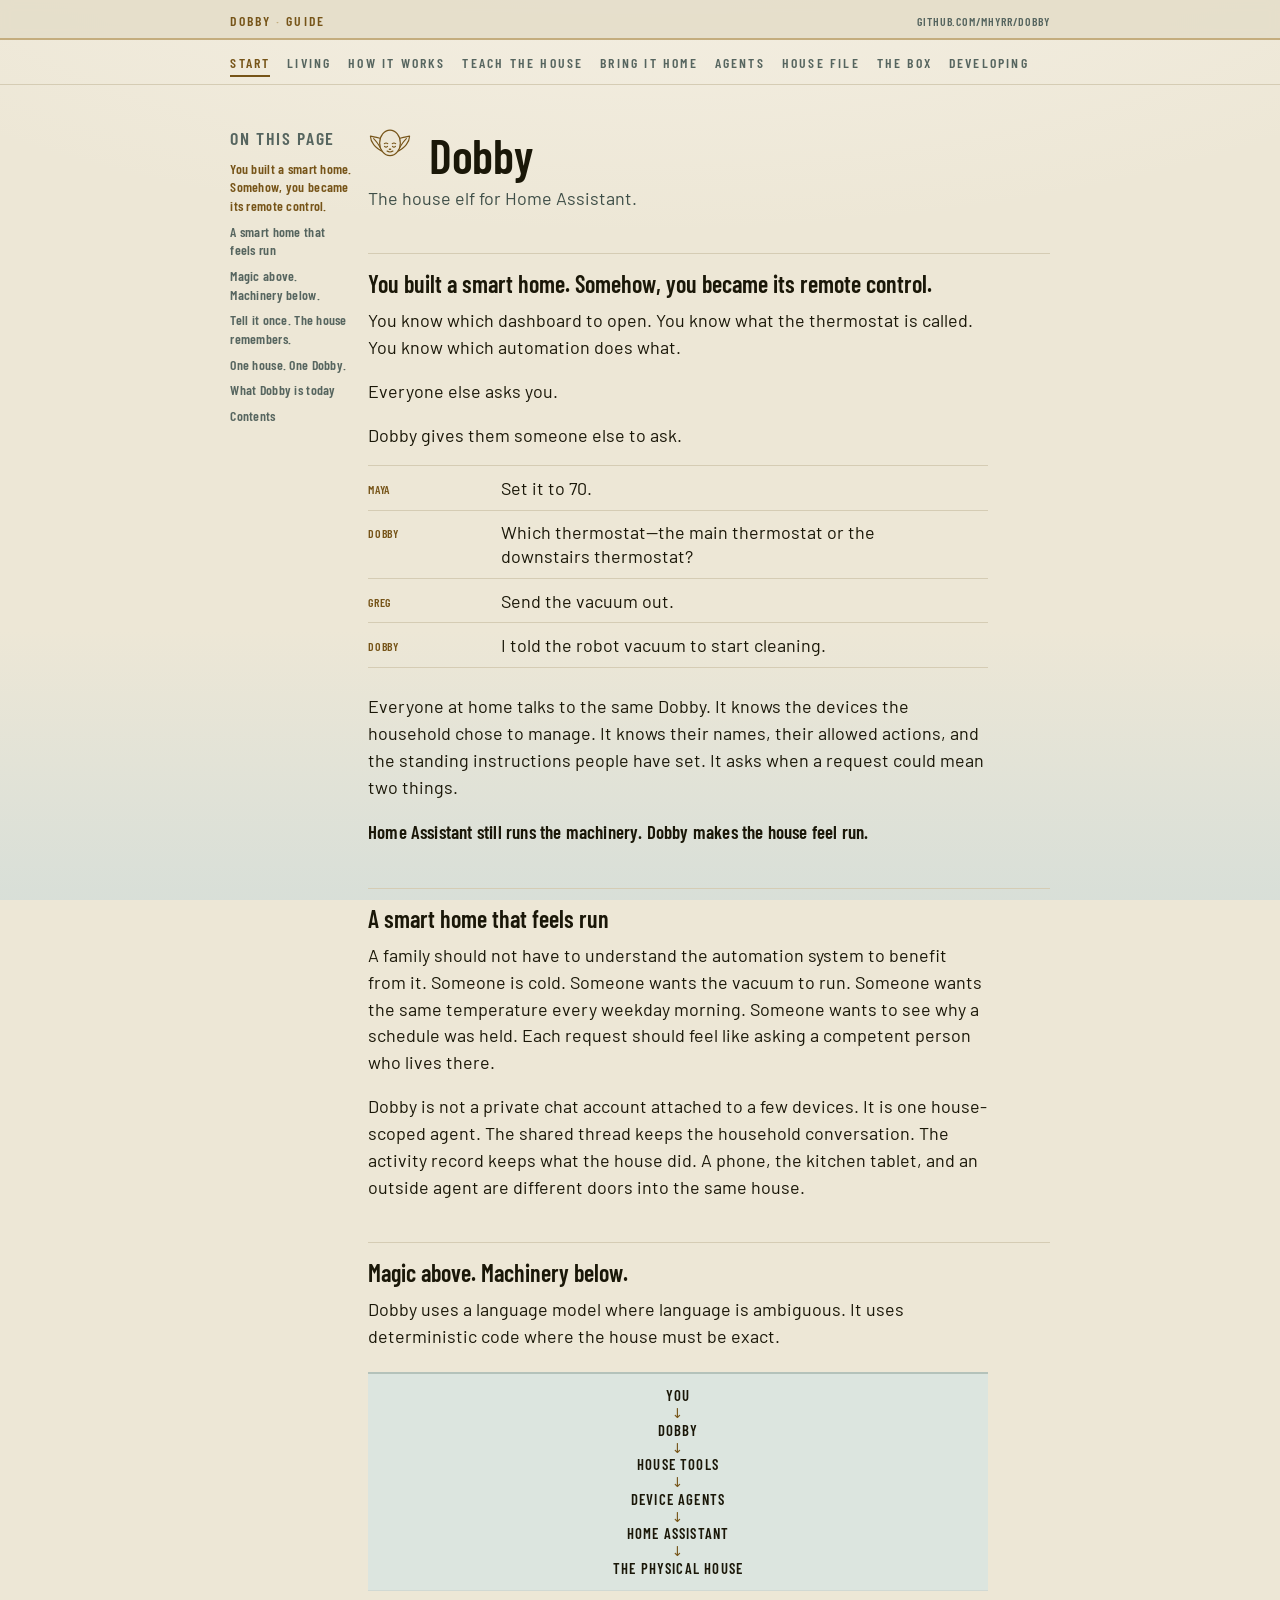
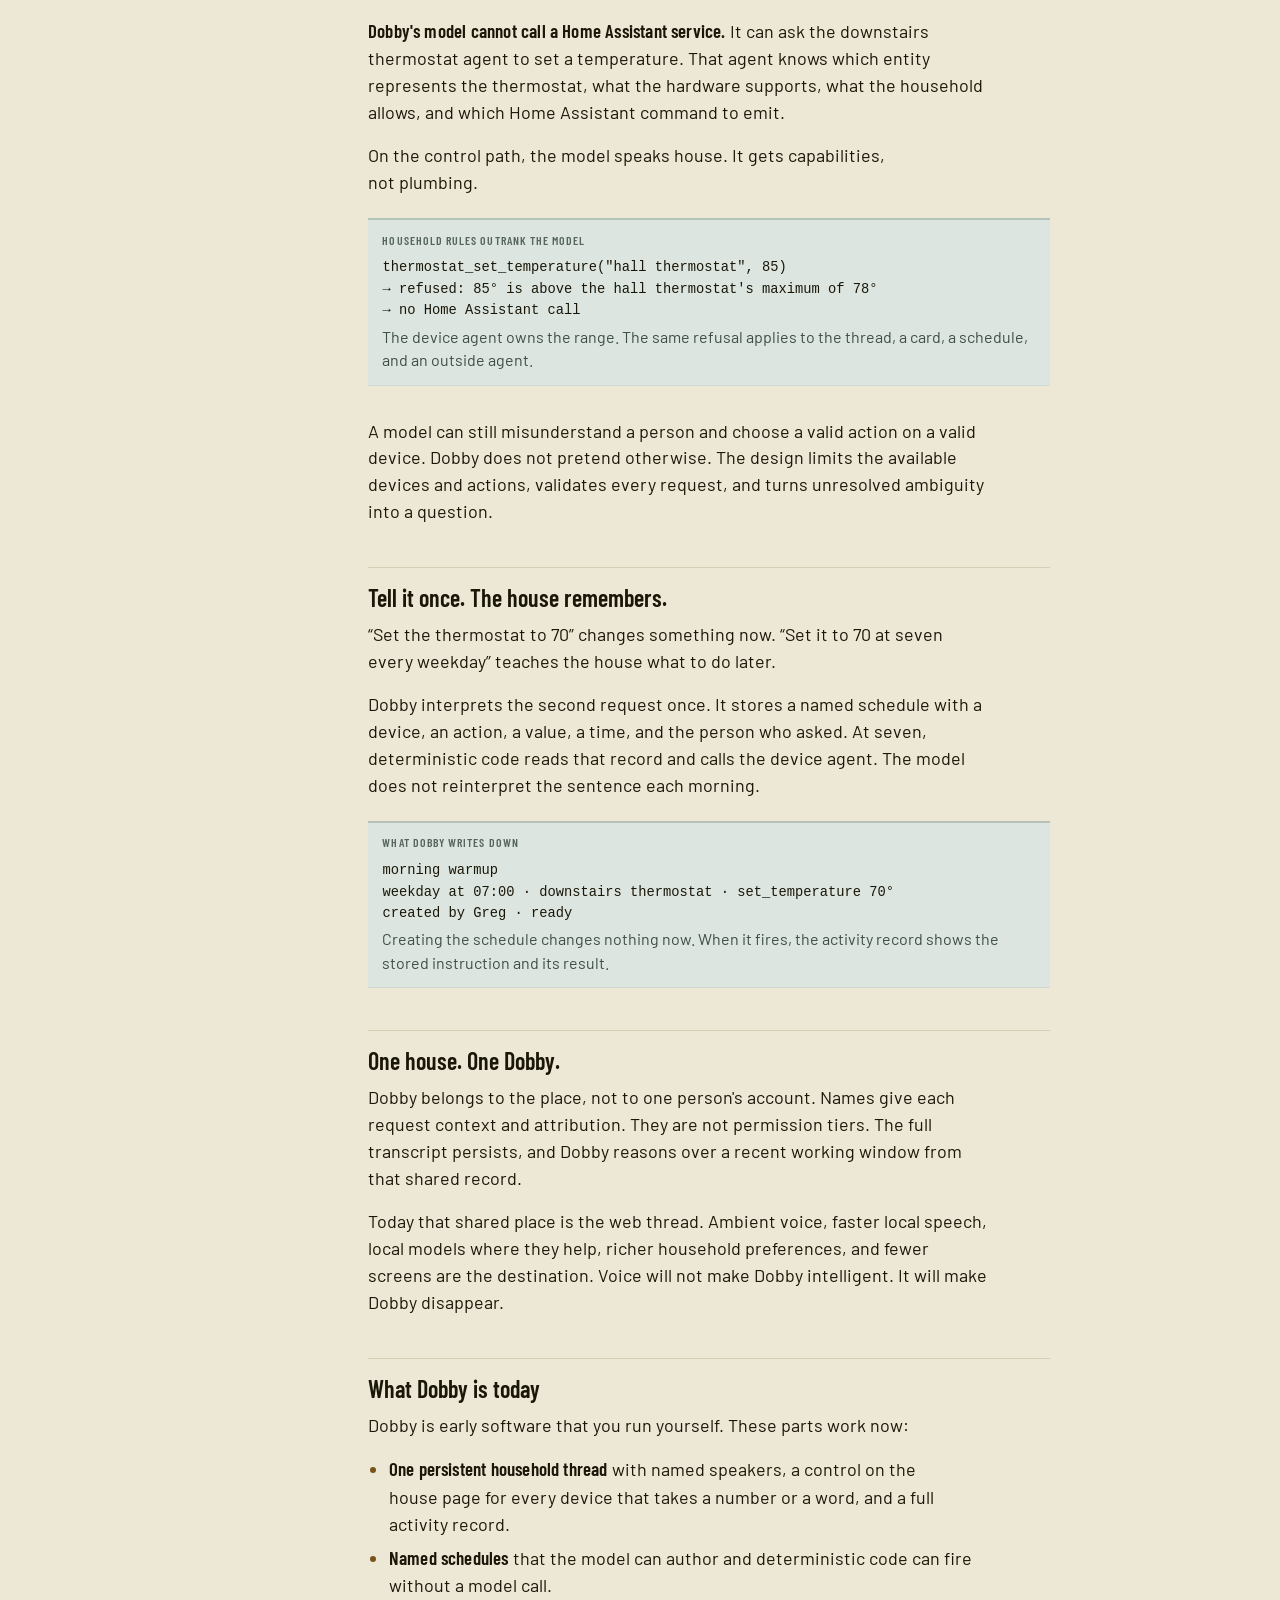
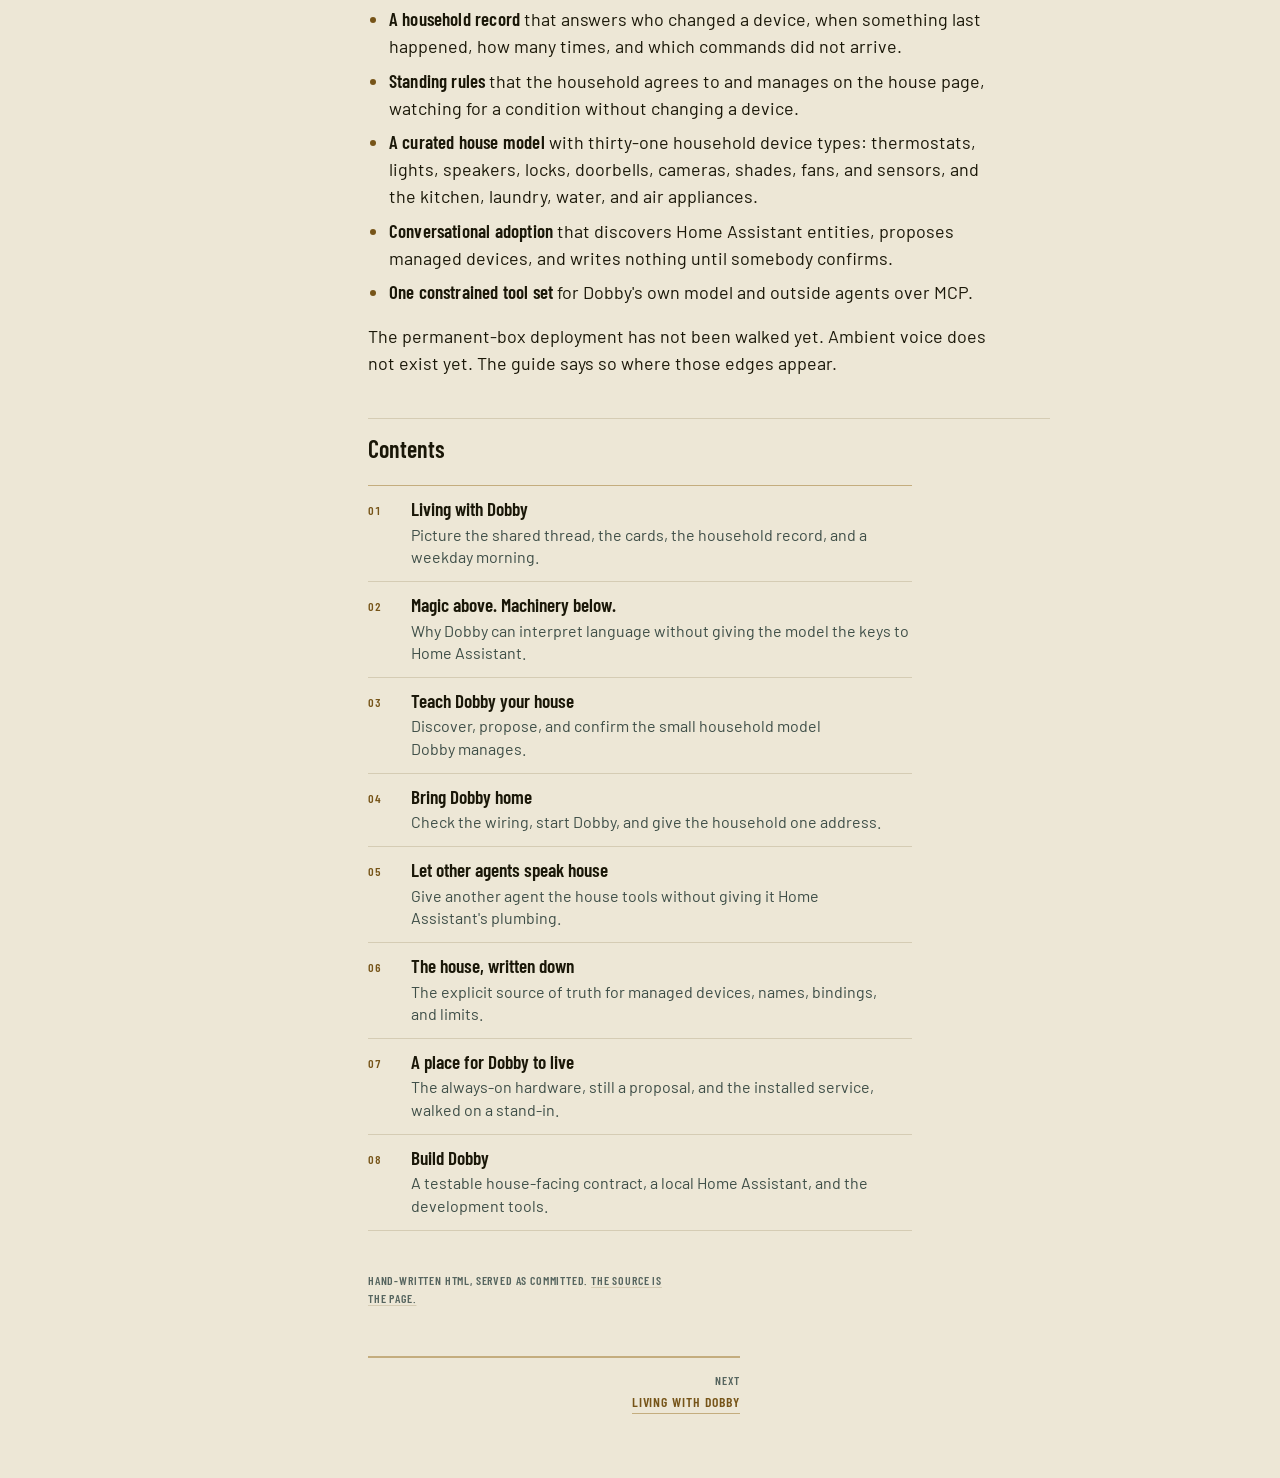
<file: docs/index.html>
<!doctype html>
<html lang="en">
<head>
<meta charset="utf-8">
<meta name="viewport" content="width=device-width, initial-scale=1">
<title>Dobby · The house elf for Home Assistant</title>
<meta name="description" content="Dobby gives everyone at home one shared household agent, with Home Assistant running the machinery underneath.">
<link rel="icon" href="favicon.svg" type="image/svg+xml">
<link rel="stylesheet" href="dobby.css">
</head>
<body>
<!--
DIRECTION · seed 8ac72cfd
THESIS: Sell the magic. Prove the machinery. Household situations come first. Every promise with a visible consequence ends on the instrument's own face.
OWN-WORLD: The departure board, read rather than operated: bronze plate, cool enamel flap cards, brass rules; Barlow for what a person reads, Barlow Condensed for the instrument talking; five state colours and nowhere else; square corners. Dark is the board at night; light is the printed manual on cream enamel.
STORY: A person with a Home Assistant sees what a house-scoped agent changes, learns why the design is bounded, then brings it home and opens the machinery.
FIRST VIEWPORT: Plate "Dobby · Guide" on a brass rule; the chapter rail; the mark beside "Dobby" at 3rem; the category, the human problem, and the first household exchange. Signature interaction: a proof's flap lands on its word (420ms, ease-out) the first time it scrolls into view.
FORM: The Ledger of Proofs — candidate 6 of 7, the roll. Code-led.
FINISH: unreviewed and undocumented is unfinished; this build ends with the finish review, the verdict, and DESIGN.md
-->
<header class="plate">
  <div class="band">
    <span><a href="index.html">Dobby</a><span class="dot">·</span>Guide</span>
    <a class="who" href="https://github.com/mhyrr/dobby">github.com/mhyrr/dobby</a>
  </div>
</header>

<nav class="rail band" aria-label="Chapters">
  <a href="index.html" aria-current="page">Start</a>
  <a href="living.html">Living</a>
  <a href="how-it-works.html">How it works</a>
  <a href="growing.html">Teach the house</a>
  <a href="running.html">Bring it home</a>
  <a href="agents.html">Agents</a>
  <a href="house.html">House file</a>
  <a href="box.html">The box</a>
  <a href="developing.html">Developing</a>
</nav>

<main class="page">
  <aside class="onpage" aria-label="On this page">
    <p class="label">On this page</p>
  </aside>

  <article>
    <div class="index-head">
      <svg class="mark" viewBox="0 0 1000 1000" role="img" aria-label="Dobby" style="color: var(--brass)">
        <g fill="none" stroke="currentColor" stroke-width="26" stroke-linecap="round" stroke-linejoin="round">
          <g id="dobby-ear">
            <path fill="var(--board)" d="M 340 430 C 245 408, 120 376, 55 368 C 58 486, 150 645, 355 725"/>
            <path d="M 128 424 C 188 476, 248 572, 298 660"/>
          </g>
          <use href="#dobby-ear" transform="translate(1000 0) scale(-1 1)"/>
          <ellipse cx="500" cy="520" rx="235" ry="290" fill="var(--board)"/>
          <path d="M 372 537 Q 410 509, 448 537"/>
          <path d="M 552 537 Q 590 509, 628 537"/>
          <path d="M 376 599 Q 410 633, 444 599"/>
          <path d="M 556 599 Q 590 633, 624 599"/>
          <path d="M 483 660 Q 500 676, 517 660"/>
          <path d="M 433 707 Q 500 749, 567 707"/>
        </g>
      </svg>
      <h1>Dobby</h1>
    </div>
    <p class="lede">The house elf for Home Assistant.</p>

    <h2 id="remote-control">You built a smart home. Somehow, you became its remote control.</h2>
    <p>You know which dashboard to open. You know what the thermostat is called. You know which automation does what.</p>
    <p>Everyone else asks you.</p>
    <p>Dobby gives them someone else to ask.</p>

    <ul class="thread">
      <li><span class="who">Maya</span><p class="say">Set it to 70.</p></li>
      <li><span class="who">Dobby</span><p class="say">Which thermostat—the main thermostat or the downstairs thermostat?</p></li>
      <li><span class="who">Greg</span><p class="say">Send the vacuum out.</p></li>
      <li><span class="who">Dobby</span><p class="say">I told the robot vacuum to start cleaning.</p></li>
    </ul>

    <p>Everyone at home talks to the same Dobby. It knows the devices the household chose to manage. It knows their names, their allowed actions, and the standing instructions people have set. It asks when a request could mean two things.</p>
    <p><strong>Home Assistant still runs the machinery. Dobby makes the house feel run.</strong></p>

    <h2 id="run">A smart home that feels run</h2>
    <p>A family should not have to understand the automation system to benefit from it. Someone is cold. Someone wants the vacuum to run. Someone wants the same temperature every weekday morning. Someone wants to see why a schedule was held. Each request should feel like asking a competent person who lives there.</p>
    <p>Dobby is not a private chat account attached to a few devices. It is one house-scoped agent. The shared thread keeps the household conversation. The activity record keeps what the house did. A phone, the kitchen tablet, and an outside agent are different doors into the same house.</p>

    <h2 id="machinery">Magic above. Machinery below.</h2>
    <p>Dobby uses a language model where language is ambiguous. It uses deterministic code where the house must be exact.</p>

    <ol class="architecture" aria-label="A request travels from a person through Dobby and the deterministic device layer to Home Assistant and the physical house">
      <li>you</li>
      <li>Dobby</li>
      <li>house tools</li>
      <li>device agents</li>
      <li>Home Assistant</li>
      <li>the physical house</li>
    </ol>

    <p><strong>Dobby's model cannot call a Home Assistant service.</strong> It can ask the downstairs thermostat agent to set a temperature. That agent knows which entity represents the thermostat, what the hardware supports, what the household allows, and which Home Assistant command to emit.</p>
    <p>On the control path, the model speaks house. It gets capabilities, not plumbing.</p>

    <div class="proof">
      <p class="label">Household rules outrank the model</p>
      <p class="line">thermostat_set_temperature("hall thermostat", 85)
→ refused: 85° is above the hall thermostat's maximum of 78°
→ no Home Assistant call</p>
      <p class="said">The device agent owns the range. The same refusal applies to the thread, a card, a schedule, and an outside agent.</p>
    </div>

    <p>A model can still misunderstand a person and choose a valid action on a valid device. Dobby does not pretend otherwise. The design limits the available devices and actions, validates every request, and turns unresolved ambiguity into a question.</p>

    <h2 id="remember">Tell it once. The house remembers.</h2>
    <p>“Set the thermostat to 70” changes something now. “Set it to 70 at seven every weekday” teaches the house what to do later.</p>
    <p>Dobby interprets the second request once. It stores a named schedule with a device, an action, a value, a time, and the person who asked. At seven, deterministic code reads that record and calls the device agent. The model does not reinterpret the sentence each morning.</p>

    <div class="proof">
      <p class="label">What Dobby writes down</p>
      <p class="line">morning warmup
weekday at 07:00 · downstairs thermostat · set_temperature 70°
created by Greg · ready</p>
      <p class="said">Creating the schedule changes nothing now. When it fires, the activity record shows the stored instruction and its result.</p>
    </div>

    <h2 id="one">One house. One Dobby.</h2>
    <p>Dobby belongs to the place, not to one person's account. Names give each request context and attribution. They are not permission tiers. The full transcript persists, and Dobby reasons over a recent working window from that shared record.</p>
    <p>Today that shared place is the web thread. Ambient voice, faster local speech, local models where they help, richer household preferences, and fewer screens are the destination. Voice will not make Dobby intelligent. It will make Dobby disappear.</p>

    <h2 id="today">What Dobby is today</h2>
    <p>Dobby is early software that you run yourself. These parts work now:</p>
    <ul>
      <li><strong>One persistent household thread</strong> with named speakers, a control on the house page for every device that takes a number or a word, and a full activity record.</li>
      <li><strong>Named schedules</strong> that the model can author and deterministic code can fire without a model call.</li>
      <li><strong>A household record</strong> that answers who changed a device, when something last happened, how many times, and which commands did not arrive.</li>
      <li><strong>Standing rules</strong> that the household agrees to and manages on the house page, watching for a condition without changing a device.</li>
      <li><strong>A curated house model</strong> with thirty-one household device types: thermostats, lights, speakers, locks, doorbells, cameras, shades, fans, and sensors, and the kitchen, laundry, water, and air appliances.</li>
      <li><strong>Conversational adoption</strong> that discovers Home Assistant entities, proposes managed devices, and writes nothing until somebody confirms.</li>
      <li><strong>One constrained tool set</strong> for Dobby's own model and outside agents over MCP.</li>
    </ul>
    <p>The permanent-box deployment has not been walked yet. Ambient voice does not exist yet. The guide says so where those edges appear.</p>

    <h2 id="contents">Contents</h2>
    <ol class="sheet">
      <li><a href="living.html"><span class="n">01</span><span class="t">Living with Dobby</span><span class="d">Picture the shared thread, the cards, the household record, and a weekday morning.</span></a></li>
      <li><a href="how-it-works.html"><span class="n">02</span><span class="t">Magic above. Machinery below.</span><span class="d">Why Dobby can interpret language without giving the model the keys to Home Assistant.</span></a></li>
      <li><a href="growing.html"><span class="n">03</span><span class="t">Teach Dobby your house</span><span class="d">Discover, propose, and confirm the small household model Dobby manages.</span></a></li>
      <li><a href="running.html"><span class="n">04</span><span class="t">Bring Dobby home</span><span class="d">Check the wiring, start Dobby, and give the household one address.</span></a></li>
      <li><a href="agents.html"><span class="n">05</span><span class="t">Let other agents speak house</span><span class="d">Give another agent the house tools without giving it Home Assistant's plumbing.</span></a></li>
      <li><a href="house.html"><span class="n">06</span><span class="t">The house, written down</span><span class="d">The explicit source of truth for managed devices, names, bindings, and limits.</span></a></li>
      <li><a href="box.html"><span class="n">07</span><span class="t">A place for Dobby to live</span><span class="d">The always-on hardware, still a proposal, and the installed service, walked on a stand-in.</span></a></li>
      <li><a href="developing.html"><span class="n">08</span><span class="t">Build Dobby</span><span class="d">A testable house-facing contract, a local Home Assistant, and the development tools.</span></a></li>
    </ol>

    <p class="colophon">Hand-written HTML, served as committed. <a href="https://github.com/mhyrr/dobby/tree/main/docs">The source is the page.</a></p>

    <nav class="foot" aria-label="Next chapter">
      <a class="next" href="living.html"><small>Next</small>Living with Dobby</a>
    </nav>
  </article>
</main>
<script src="dobby.js"></script>
</body>
</html>
</file>
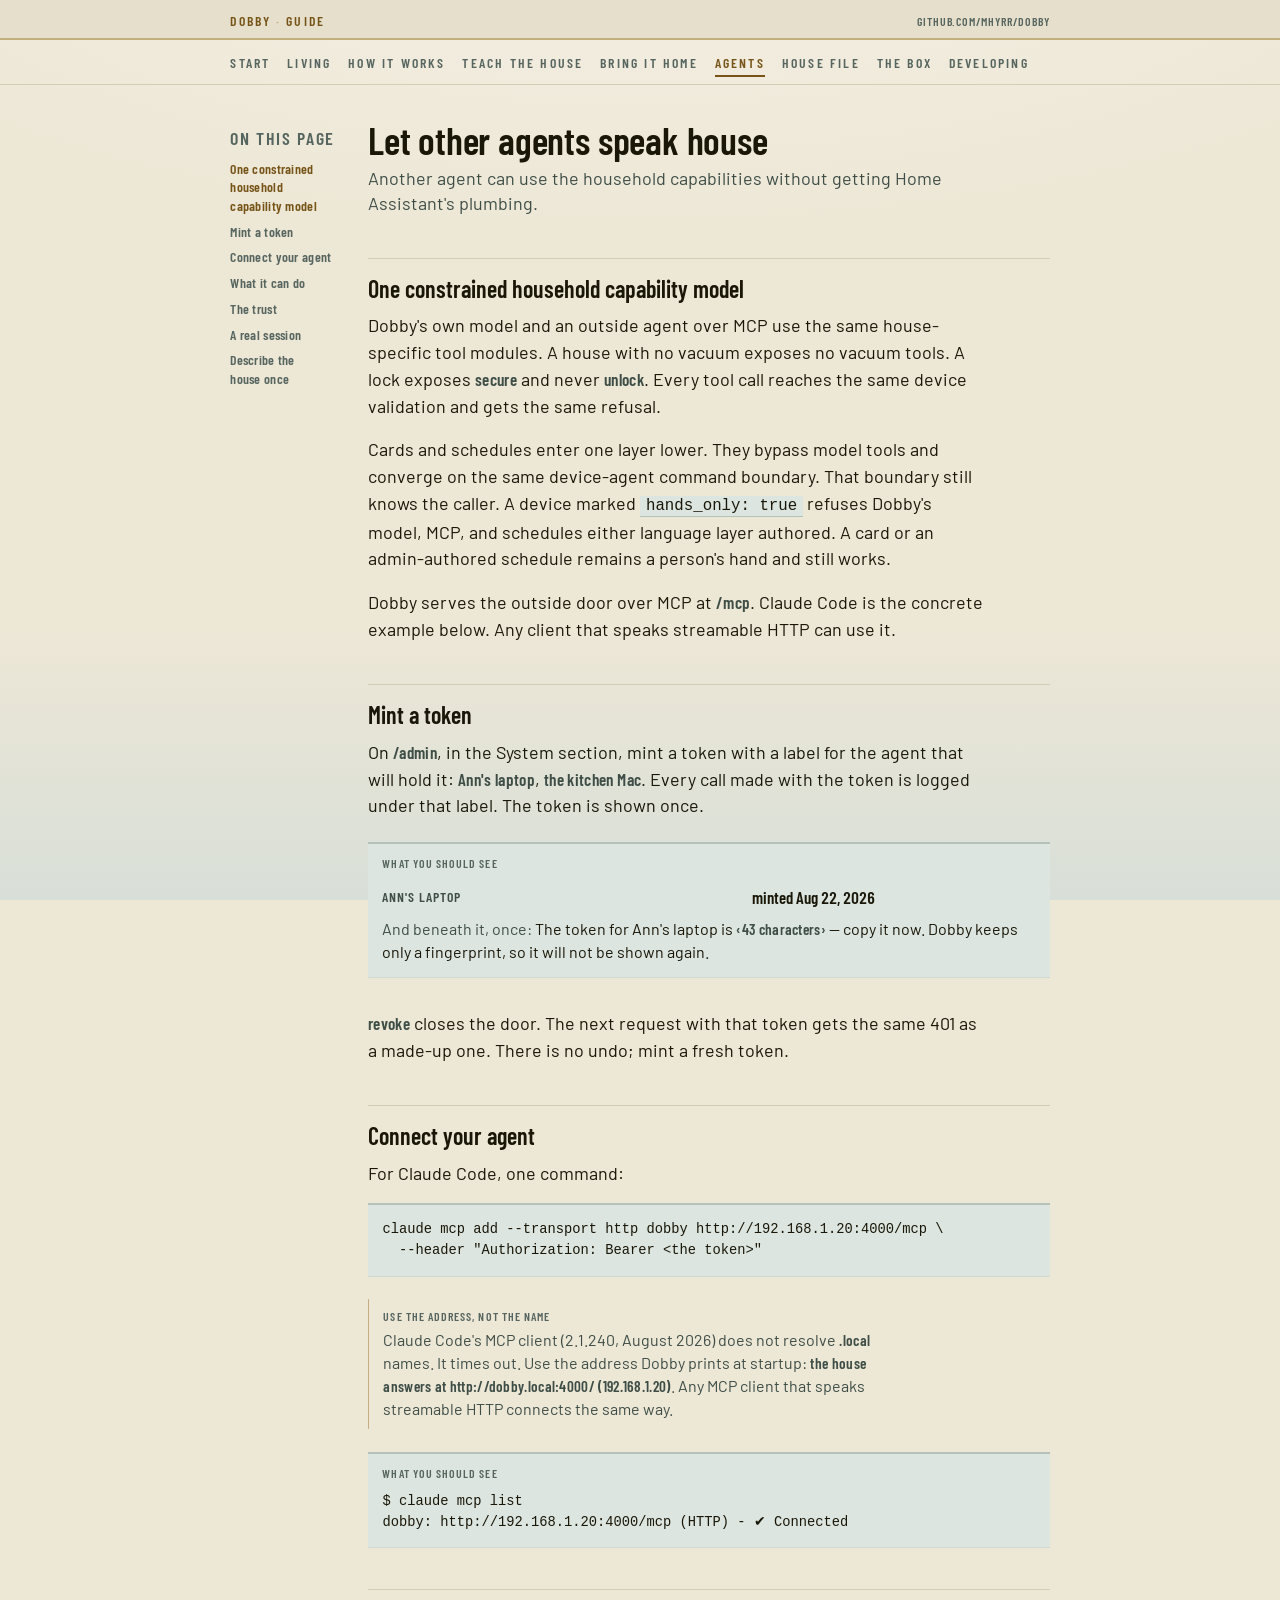
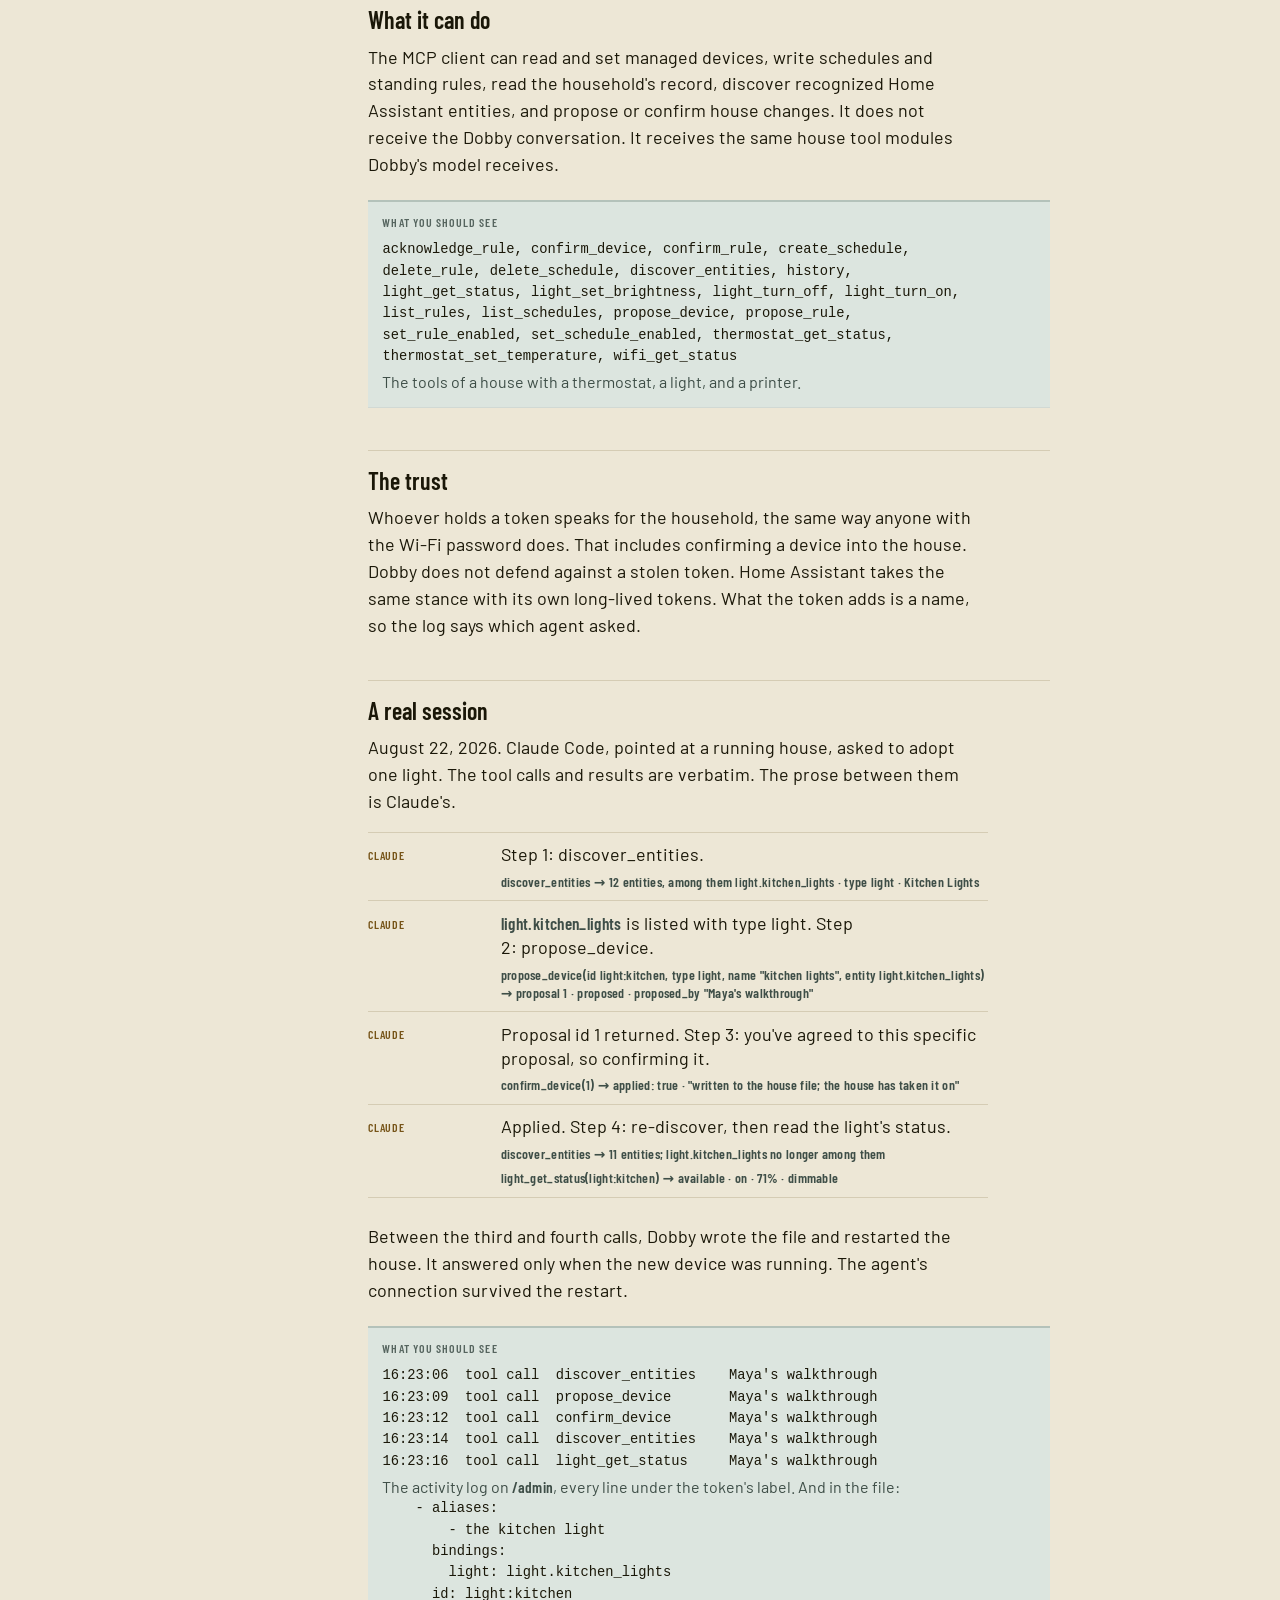
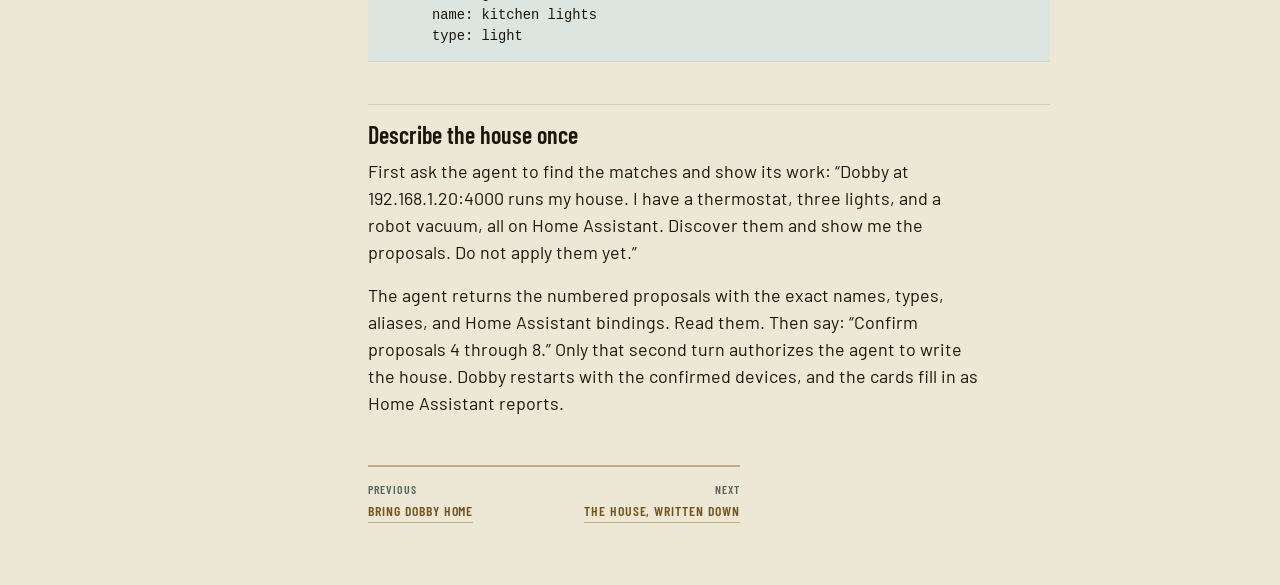
<file: docs/agents.html>
<!doctype html>
<html lang="en">
<head>
<meta charset="utf-8">
<meta name="viewport" content="width=device-width, initial-scale=1">
<title>Let other agents speak house · Dobby</title>
<meta name="description" content="Give another agent Dobby's constrained household tools without exposing Home Assistant service plumbing.">
<link rel="icon" href="favicon.svg" type="image/svg+xml">
<link rel="stylesheet" href="dobby.css">
</head>
<body>
<!-- DIRECTION: see index.html · seed 8ac72cfd · The Ledger of Proofs -->
<header class="plate">
  <div class="band">
    <span><a href="index.html">Dobby</a><span class="dot">·</span>Guide</span>
    <a class="who" href="https://github.com/mhyrr/dobby">github.com/mhyrr/dobby</a>
  </div>
</header>

<nav class="rail band" aria-label="Chapters">
  <a href="index.html">Start</a>
  <a href="living.html">Living</a>
  <a href="how-it-works.html">How it works</a>
  <a href="growing.html">Teach the house</a>
  <a href="running.html">Bring it home</a>
  <a href="agents.html" aria-current="page">Agents</a>
  <a href="house.html">House file</a>
  <a href="box.html">The box</a>
  <a href="developing.html">Developing</a>
</nav>

<main class="page">
  <aside class="onpage" aria-label="On this page">
    <p class="label">On this page</p>
  </aside>

  <article>
    <h1>Let other agents speak house</h1>
    <p class="lede">Another agent can use the household capabilities without getting Home Assistant's plumbing.</p>

    <h2 id="boundary">One constrained household capability model</h2>
    <p>Dobby's own model and an outside agent over MCP use the same house-specific tool modules. A house with no vacuum exposes no vacuum tools. A lock exposes <span class="arg">secure</span> and never <span class="arg">unlock</span>. Every tool call reaches the same device validation and gets the same refusal.</p>
    <p>Cards and schedules enter one layer lower. They bypass model tools and converge on the same device-agent command boundary. That boundary still knows the caller. A device marked <code>hands_only: true</code> refuses Dobby's model, MCP, and schedules either language layer authored. A card or an admin-authored schedule remains a person's hand and still works.</p>
    <p>Dobby serves the outside door over MCP at <span class="arg">/mcp</span>. Claude Code is the concrete example below. Any client that speaks streamable HTTP can use it.</p>

    <h2 id="token">Mint a token</h2>
    <p>On <span class="arg">/admin</span>, in the System section, mint a token with a label for the agent that will hold it: <span class="arg">Ann's laptop</span>, <span class="arg">the kitchen Mac</span>. Every call made with the token is logged under that label. The token is shown once.</p>

    <div class="proof">
      <p class="label">What you should see</p>
      <div class="row"><span class="name">Ann's laptop</span><span class="val">minted Aug 22, 2026</span><span class="st"></span></div>
      <p class="said">And beneath it, once: <b>The token for Ann's laptop is <span class="arg">‹43 characters›</span> — copy it now. Dobby keeps only a fingerprint, so it will not be shown again.</b></p>
    </div>

    <p><span class="arg">revoke</span> closes the door. The next request with that token gets the same 401 as a made-up one. There is no undo; mint a fresh token.</p>

    <h2 id="connect">Connect your agent</h2>
    <p>For Claude Code, one command:</p>
<pre><code>claude mcp add --transport http dobby http://192.168.1.20:4000/mcp \
  --header "Authorization: Bearer &lt;the token&gt;"</code></pre>

    <div class="note">
      <span class="label">Use the address, not the name</span>
      Claude Code's MCP client (2.1.240, August 2026) does not resolve <span class="arg">.local</span> names. It times out. Use the address Dobby prints at startup: <span class="arg">the house answers at http://dobby.local:4000/ (192.168.1.20)</span>. Any MCP client that speaks streamable HTTP connects the same way.
    </div>

    <div class="proof">
      <p class="label">What you should see</p>
      <p class="line">$ claude mcp list
dobby: http://192.168.1.20:4000/mcp (HTTP) - ✔ Connected</p>
    </div>

    <h2 id="tools">What it can do</h2>
    <p>The MCP client can read and set managed devices, write schedules and standing rules, read the household's record, discover recognized Home Assistant entities, and propose or confirm house changes. It does not receive the Dobby conversation. It receives the same house tool modules Dobby's model receives.</p>

    <div class="proof">
      <p class="label">What you should see</p>
      <p class="line">acknowledge_rule, confirm_device, confirm_rule, create_schedule,
delete_rule, delete_schedule, discover_entities, history,
light_get_status, light_set_brightness, light_turn_off, light_turn_on,
list_rules, list_schedules, propose_device, propose_rule,
set_rule_enabled, set_schedule_enabled, thermostat_get_status,
thermostat_set_temperature, wifi_get_status</p>
      <p class="said">The tools of a house with a thermostat, a light, and a printer.</p>
    </div>

    <h2 id="trust">The trust</h2>
    <p>Whoever holds a token speaks for the household, the same way anyone with the Wi-Fi password does. That includes confirming a device into the house. Dobby does not defend against a stolen token. Home Assistant takes the same stance with its own long-lived tokens. What the token adds is a name, so the log says which agent asked.</p>

    <h2 id="walk">A real session</h2>
    <p>August 22, 2026. Claude Code, pointed at a running house, asked to adopt one light. The tool calls and results are verbatim. The prose between them is Claude's.</p>

    <ul class="thread">
      <li><span class="who">Claude</span><p class="say">Step 1: discover_entities.</p><p class="sys">discover_entities → 12 entities, among them <span class="arg">light.kitchen_lights</span> · type light · Kitchen Lights</p></li>
      <li><span class="who">Claude</span><p class="say"><span class="arg">light.kitchen_lights</span> is listed with type light. Step 2: propose_device.</p><p class="sys">propose_device(id light:kitchen, type light, name "kitchen lights", entity light.kitchen_lights) → proposal 1 · proposed · proposed_by "Maya's walkthrough"</p></li>
      <li><span class="who">Claude</span><p class="say">Proposal id 1 returned. Step 3: you've agreed to this specific proposal, so confirming it.</p><p class="sys">confirm_device(1) → applied: true · "written to the house file; the house has taken it on"</p></li>
      <li><span class="who">Claude</span><p class="say">Applied. Step 4: re-discover, then read the light's status.</p><p class="sys">discover_entities → 11 entities; light.kitchen_lights no longer among them</p><p class="sys">light_get_status(light:kitchen) → available · on · 71% · dimmable</p></li>
    </ul>

    <p>Between the third and fourth calls, Dobby wrote the file and restarted the house. It answered only when the new device was running. The agent's connection survived the restart.</p>

    <div class="proof">
      <p class="label">What you should see</p>
      <p class="line">16:23:06  tool call  discover_entities    Maya's walkthrough
16:23:09  tool call  propose_device       Maya's walkthrough
16:23:12  tool call  confirm_device       Maya's walkthrough
16:23:14  tool call  discover_entities    Maya's walkthrough
16:23:16  tool call  light_get_status     Maya's walkthrough</p>
      <p class="said">The activity log on <span class="arg">/admin</span>, every line under the token's label. And in the file:</p>
      <p class="line">    - aliases:
        - the kitchen light
      bindings:
        light: light.kitchen_lights
      id: light:kitchen
      name: kitchen lights
      type: light</p>
    </div>

    <h2 id="say">Describe the house once</h2>
    <p>First ask the agent to find the matches and show its work: “Dobby at 192.168.1.20:4000 runs my house. I have a thermostat, three lights, and a robot vacuum, all on Home Assistant. Discover them and show me the proposals. Do not apply them yet.”</p>
    <p>The agent returns the numbered proposals with the exact names, types, aliases, and Home Assistant bindings. Read them. Then say: “Confirm proposals 4 through 8.” Only that second turn authorizes the agent to write the house. Dobby restarts with the confirmed devices, and the cards fill in as Home Assistant reports.</p>

    <nav class="foot" aria-label="Neighbouring chapters">
      <a class="prev" href="running.html"><small>Previous</small>Bring Dobby home</a>
      <a class="next" href="house.html"><small>Next</small>The house, written down</a>
    </nav>
  </article>
</main>
<script src="dobby.js"></script>
</body>
</html>
</file>
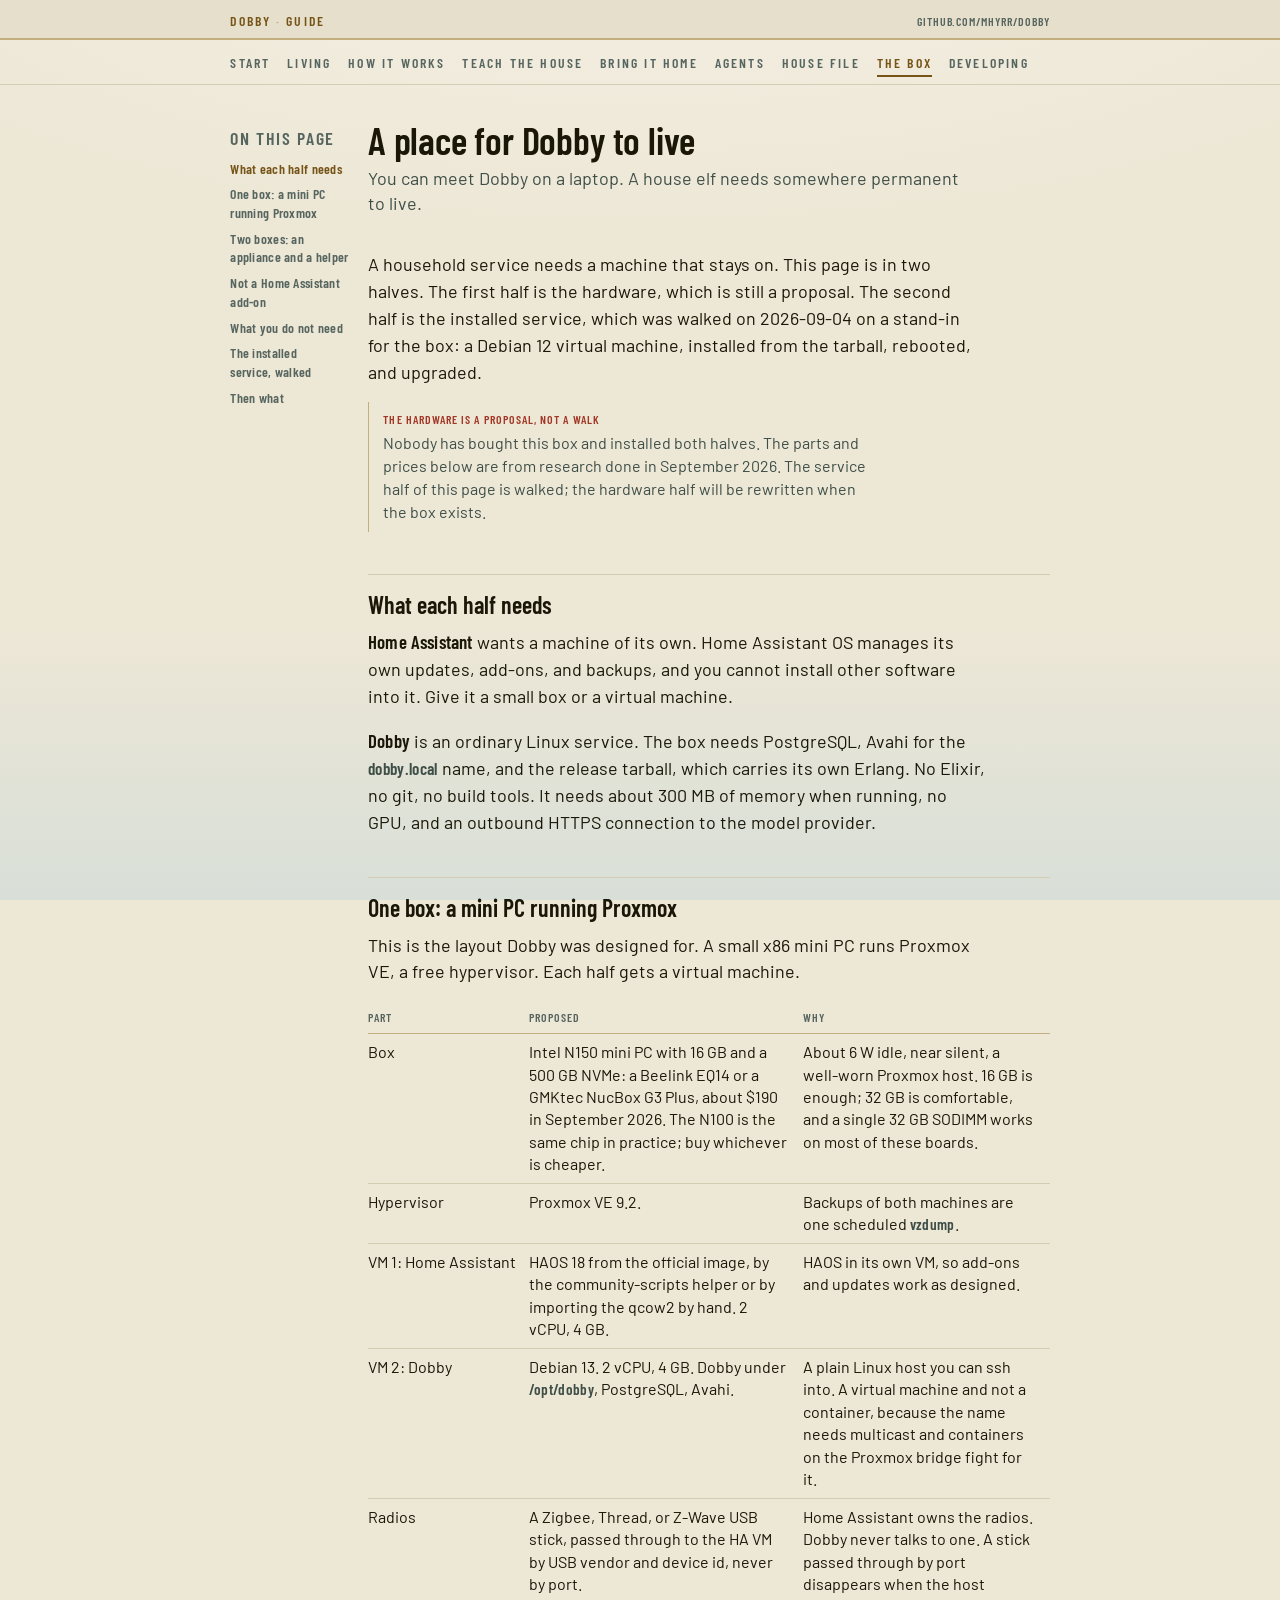
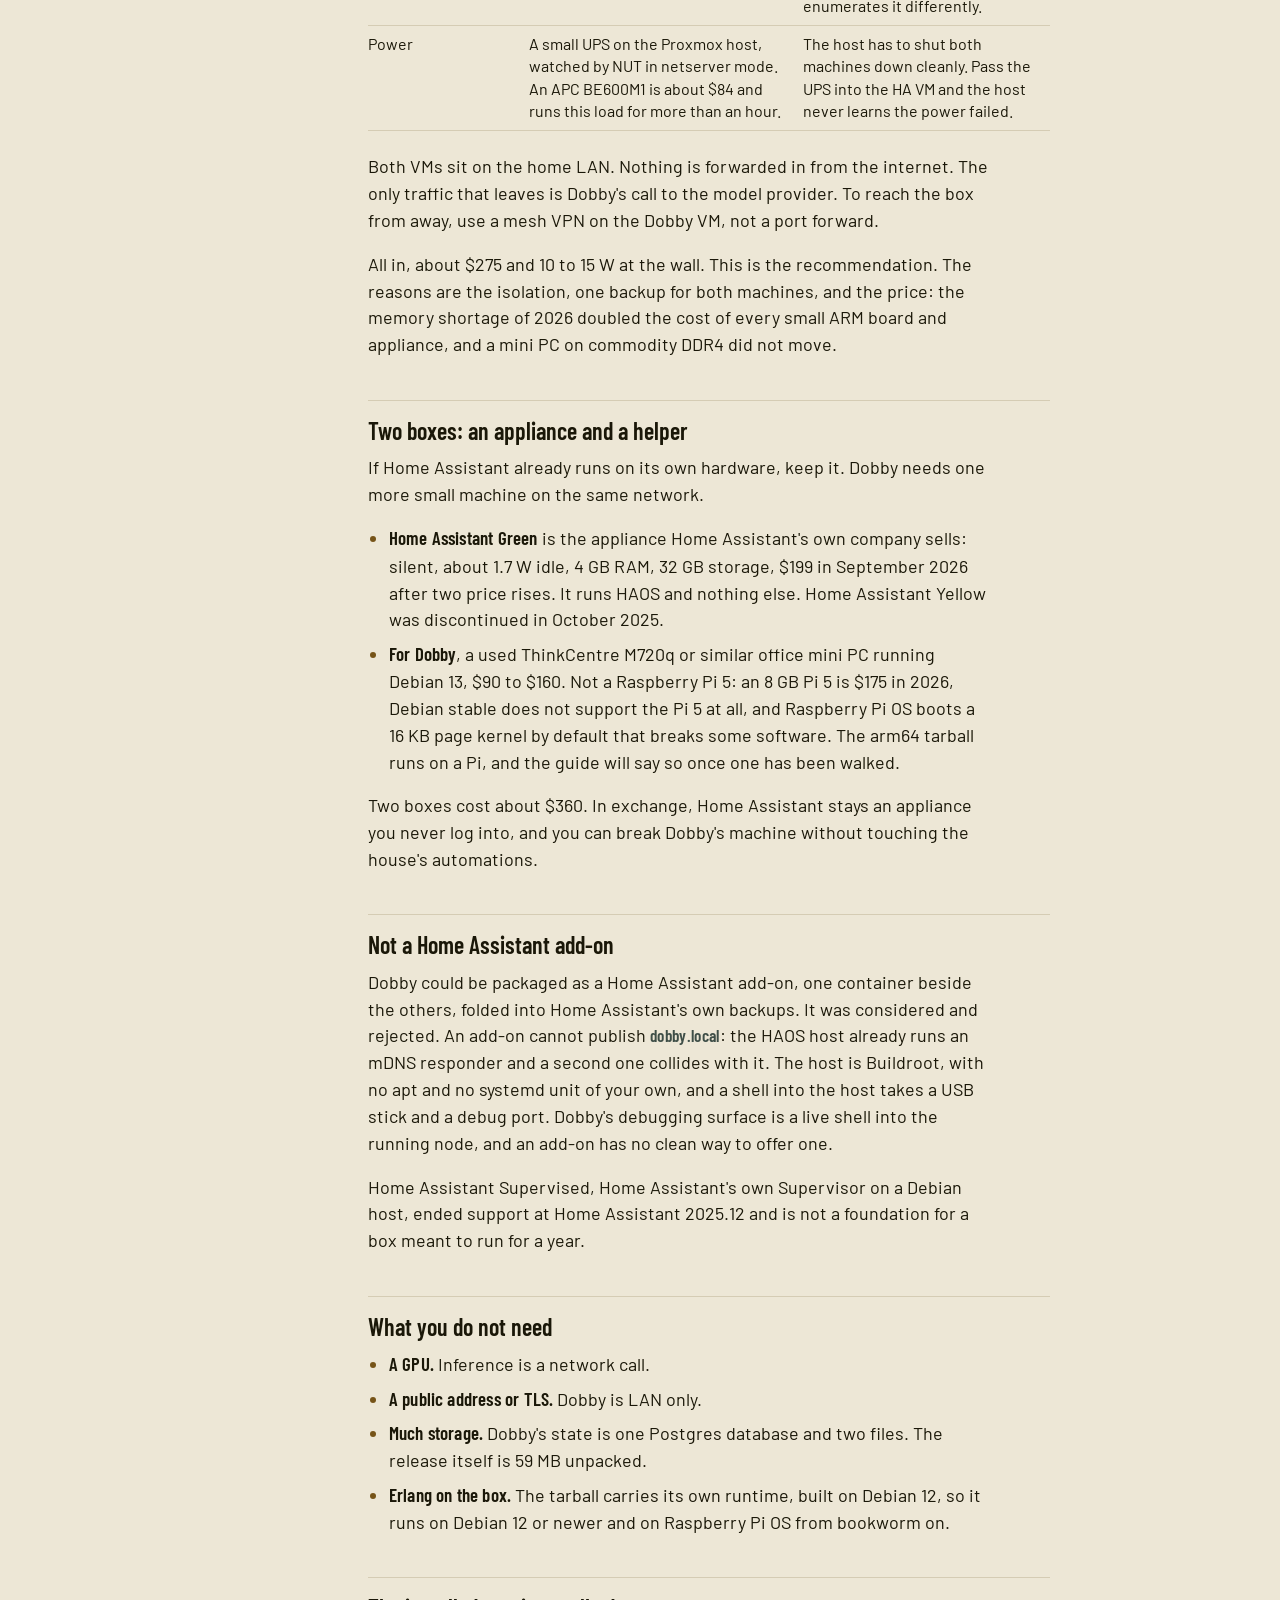
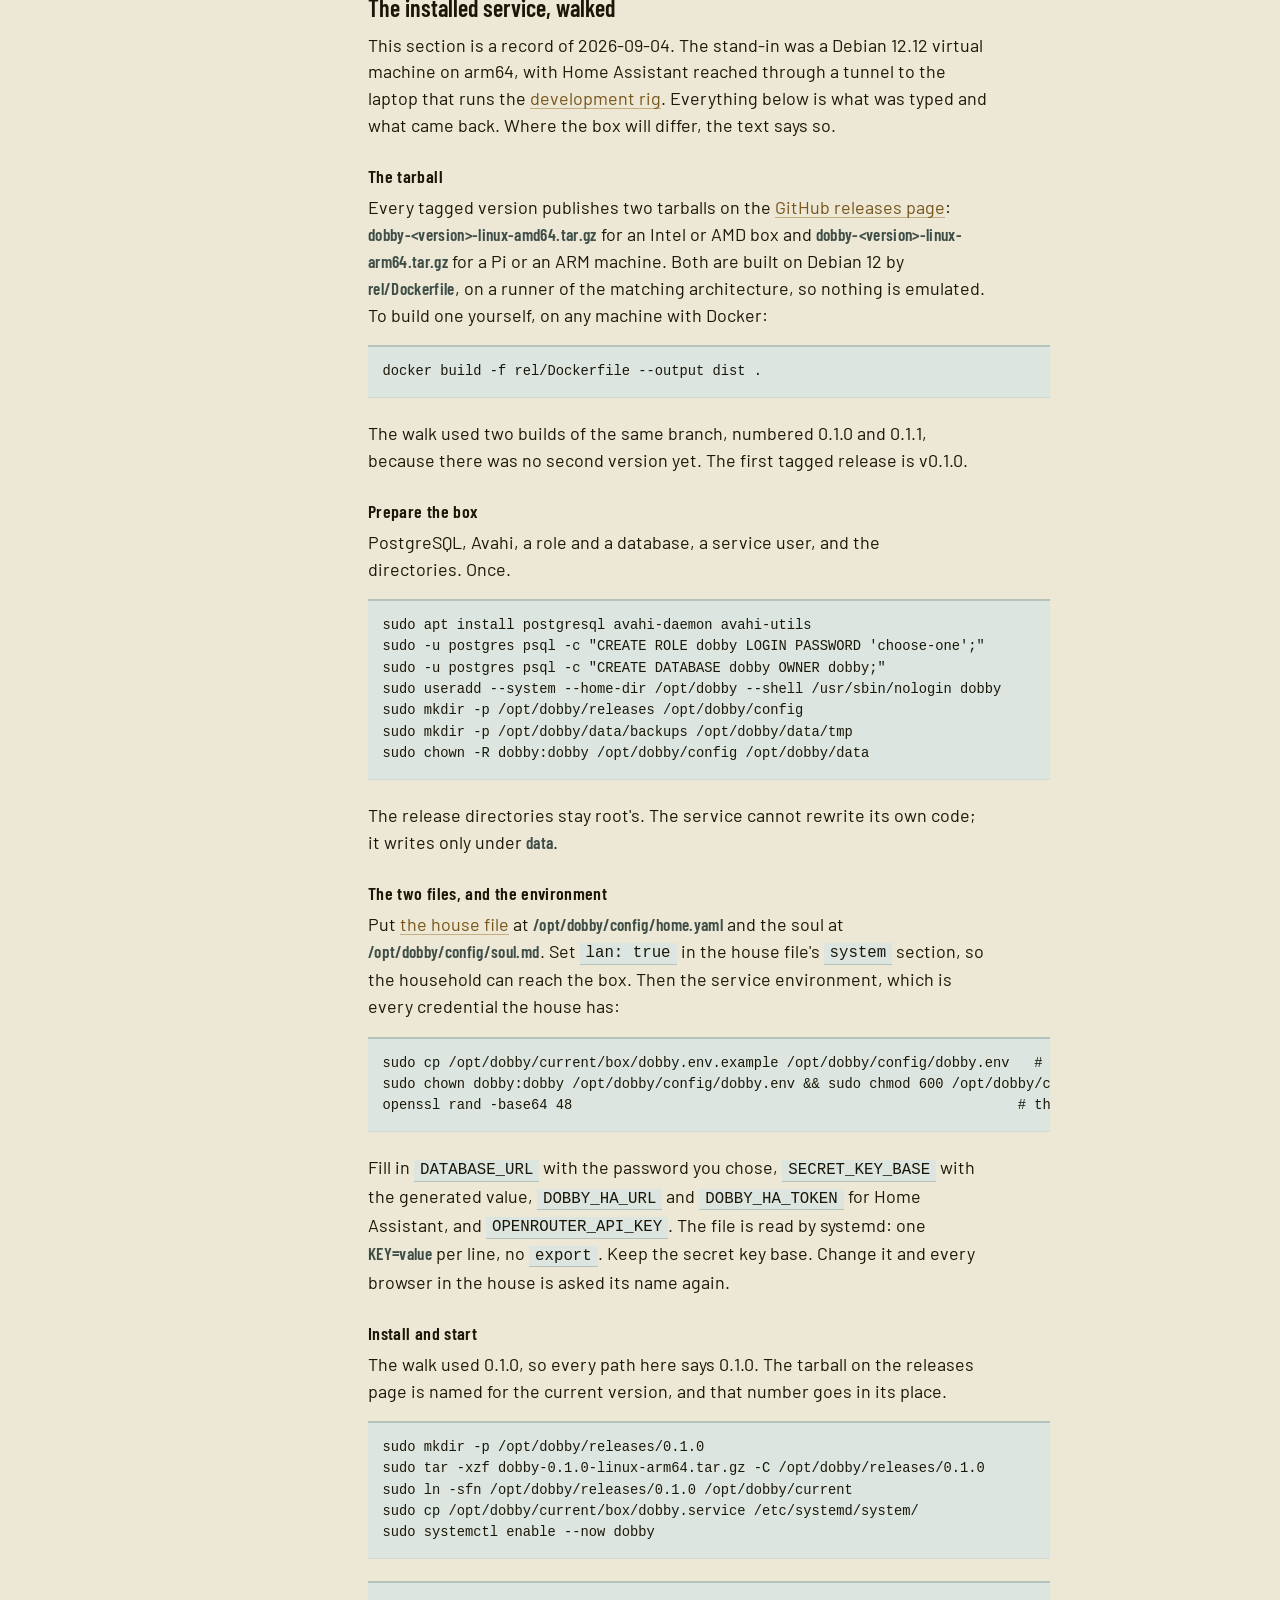
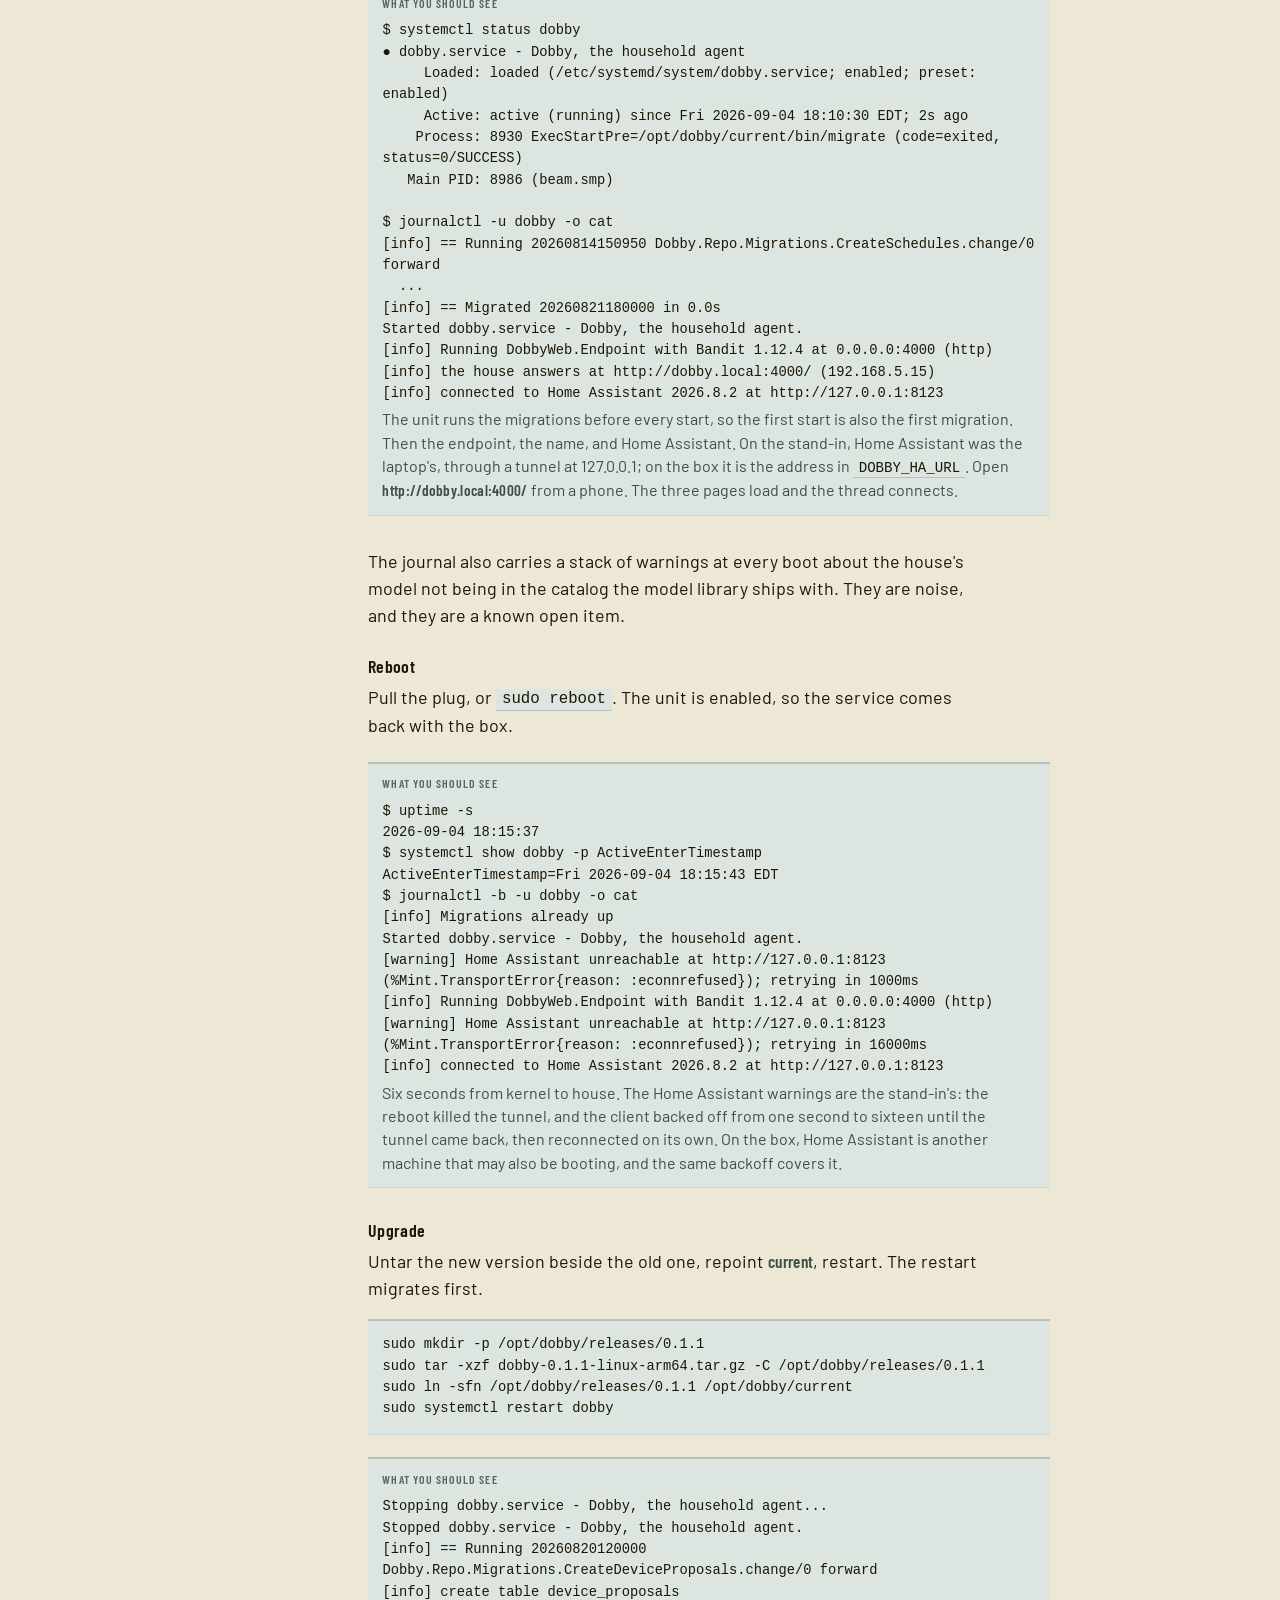
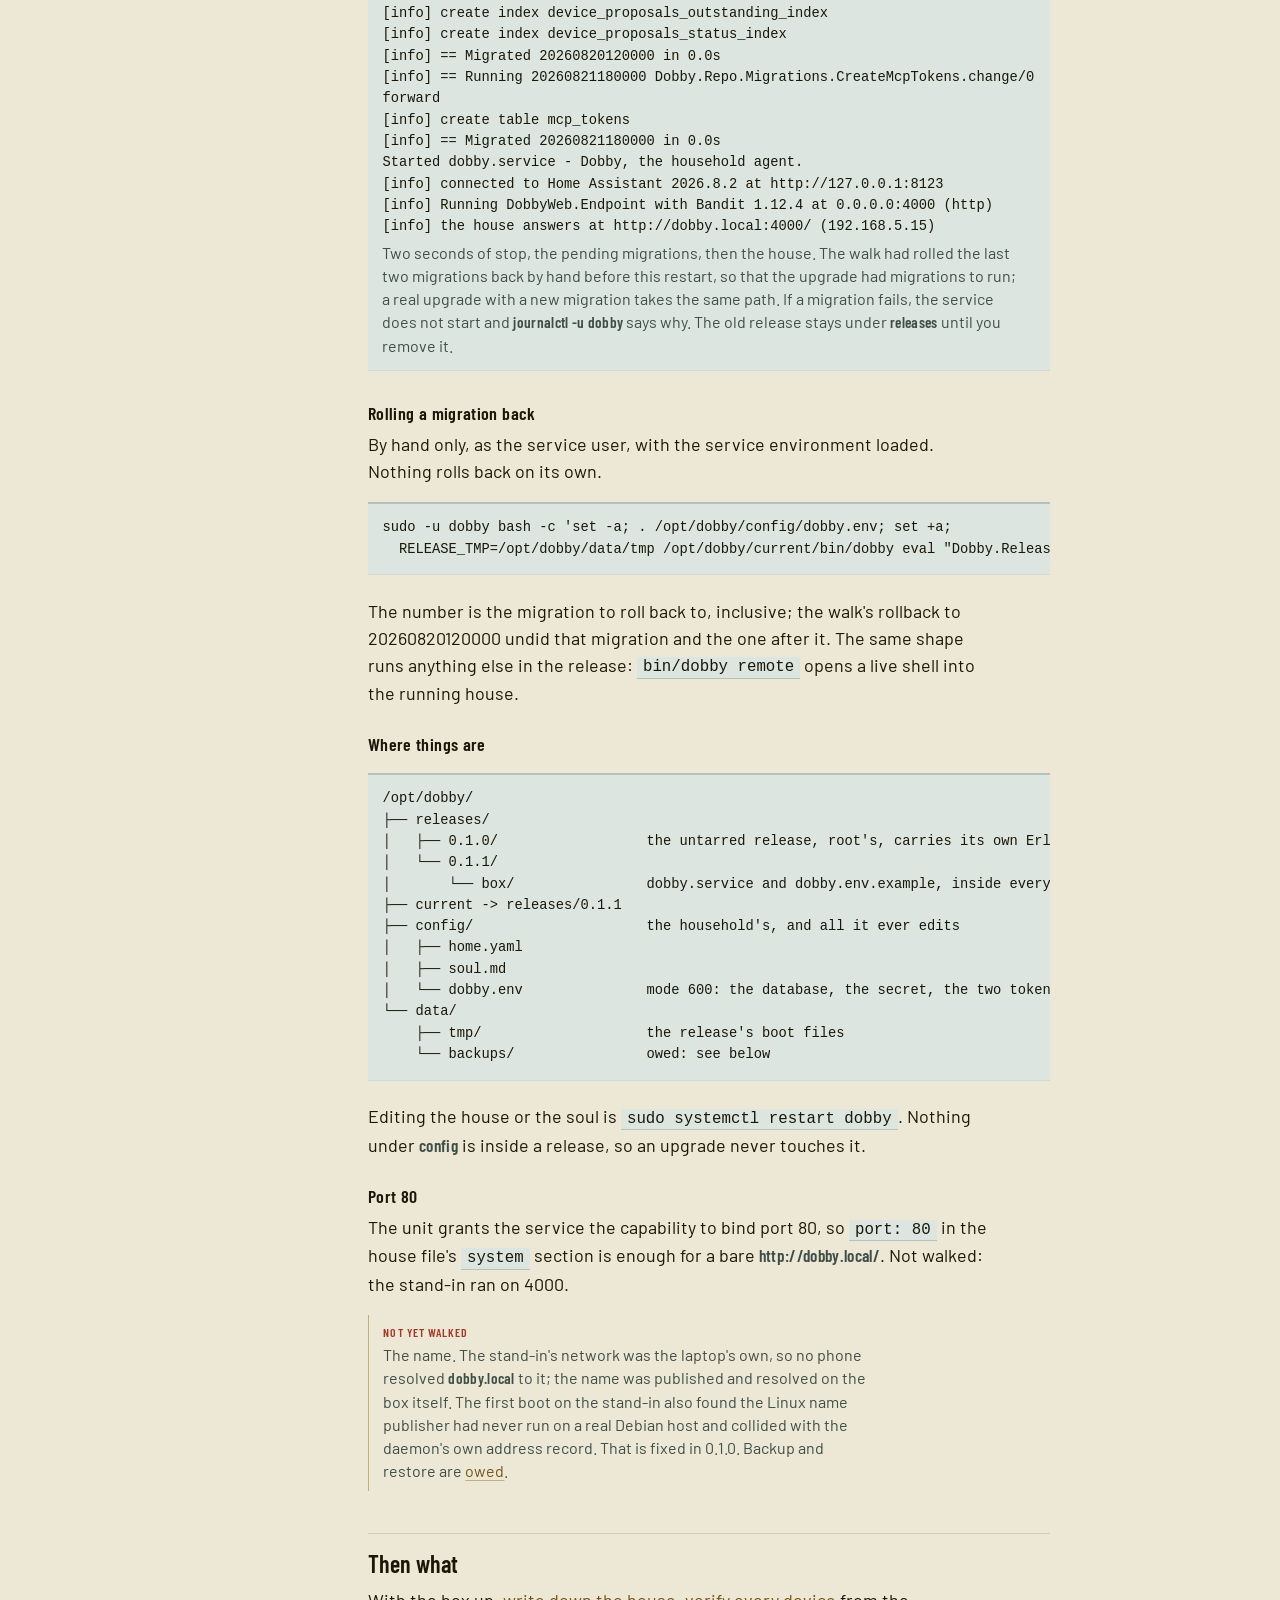
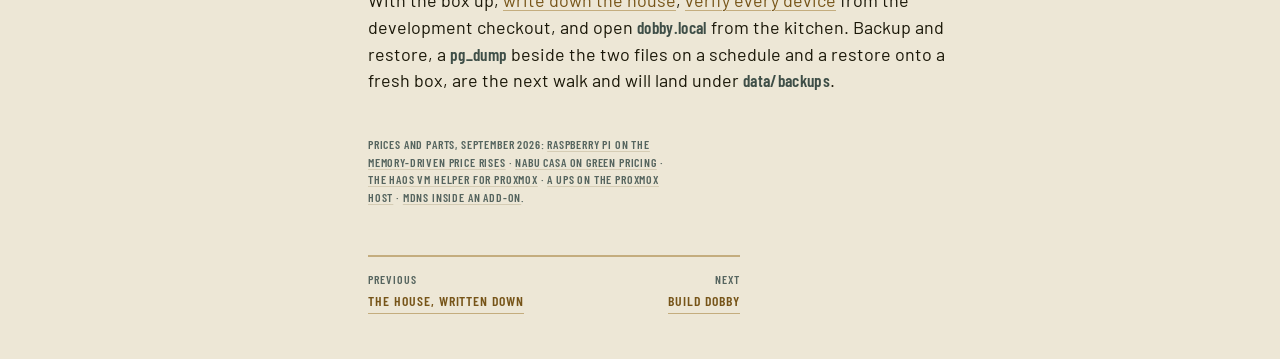
<file: docs/box.html>
<!doctype html>
<html lang="en">
<head>
<meta charset="utf-8">
<meta name="viewport" content="width=device-width, initial-scale=1">
<title>A place for Dobby to live · Dobby</title>
<meta name="description" content="The always-on box: the hardware, still a proposal, and the installed service, walked on a stand-in on 2026-09-04.">
<link rel="icon" href="favicon.svg" type="image/svg+xml">
<link rel="stylesheet" href="dobby.css">
</head>
<body>
<!-- DIRECTION: see index.html · seed 8ac72cfd · The Ledger of Proofs -->
<header class="plate">
  <div class="band">
    <span><a href="index.html">Dobby</a><span class="dot">·</span>Guide</span>
    <a class="who" href="https://github.com/mhyrr/dobby">github.com/mhyrr/dobby</a>
  </div>
</header>

<nav class="rail band" aria-label="Chapters">
  <a href="index.html">Start</a>
  <a href="living.html">Living</a>
  <a href="how-it-works.html">How it works</a>
  <a href="growing.html">Teach the house</a>
  <a href="running.html">Bring it home</a>
  <a href="agents.html">Agents</a>
  <a href="house.html">House file</a>
  <a href="box.html" aria-current="page">The box</a>
  <a href="developing.html">Developing</a>
</nav>

<main class="page">
  <aside class="onpage" aria-label="On this page">
    <p class="label">On this page</p>
  </aside>

  <article>
    <h1>A place for Dobby to live</h1>
    <p class="lede">You can meet Dobby on a laptop. A house elf needs somewhere permanent to live.</p>

    <p>A household service needs a machine that stays on. This page is in two halves. The first half is the hardware, which is still a proposal. The second half is the installed service, which was walked on 2026-09-04 on a stand-in for the box: a Debian 12 virtual machine, installed from the tarball, rebooted, and upgraded.</p>

    <div class="note unwalked">
      <span class="label">The hardware is a proposal, not a walk</span>
      Nobody has bought this box and installed both halves. The parts and prices below are from research done in September 2026. The service half of this page is walked; the hardware half will be rewritten when the box exists.
    </div>

    <h2 id="needs">What each half needs</h2>
    <p><strong>Home Assistant</strong> wants a machine of its own. Home Assistant OS manages its own updates, add-ons, and backups, and you cannot install other software into it. Give it a small box or a virtual machine.</p>
    <p><strong>Dobby</strong> is an ordinary Linux service. The box needs PostgreSQL, Avahi for the <span class="arg">dobby.local</span> name, and the release tarball, which carries its own Erlang. No Elixir, no git, no build tools. It needs about 300 MB of memory when running, no GPU, and an outbound HTTPS connection to the model provider.</p>

    <h2 id="one-box">One box: a mini PC running Proxmox</h2>
    <p>This is the layout Dobby was designed for. A small x86 mini PC runs Proxmox VE, a free hypervisor. Each half gets a virtual machine.</p>

    <div class="table-wrap">
    <table>
      <tr><th>Part</th><th>Proposed</th><th>Why</th></tr>
      <tr><td>Box</td><td>Intel N150 mini PC with 16 GB and a 500 GB NVMe: a Beelink EQ14 or a GMKtec NucBox G3 Plus, about $190 in September 2026. The N100 is the same chip in practice; buy whichever is cheaper.</td><td>About 6 W idle, near silent, a well-worn Proxmox host. 16 GB is enough; 32 GB is comfortable, and a single 32 GB SODIMM works on most of these boards.</td></tr>
      <tr><td>Hypervisor</td><td>Proxmox VE 9.2.</td><td>Backups of both machines are one scheduled <span class="arg">vzdump</span>.</td></tr>
      <tr><td>VM 1: Home Assistant</td><td>HAOS 18 from the official image, by the community-scripts helper or by importing the qcow2 by hand. 2 vCPU, 4 GB.</td><td>HAOS in its own VM, so add-ons and updates work as designed.</td></tr>
      <tr><td>VM 2: Dobby</td><td>Debian 13. 2 vCPU, 4 GB. Dobby under <span class="arg">/opt/dobby</span>, PostgreSQL, Avahi.</td><td>A plain Linux host you can ssh into. A virtual machine and not a container, because the name needs multicast and containers on the Proxmox bridge fight for it.</td></tr>
      <tr><td>Radios</td><td>A Zigbee, Thread, or Z-Wave USB stick, passed through to the HA VM by USB vendor and device id, never by port.</td><td>Home Assistant owns the radios. Dobby never talks to one. A stick passed through by port disappears when the host enumerates it differently.</td></tr>
      <tr><td>Power</td><td>A small UPS on the Proxmox host, watched by NUT in netserver mode. An APC BE600M1 is about $84 and runs this load for more than an hour.</td><td>The host has to shut both machines down cleanly. Pass the UPS into the HA VM and the host never learns the power failed.</td></tr>
    </table>
    </div>

    <p>Both VMs sit on the home LAN. Nothing is forwarded in from the internet. The only traffic that leaves is Dobby's call to the model provider. To reach the box from away, use a mesh VPN on the Dobby VM, not a port forward.</p>
    <p>All in, about $275 and 10 to 15 W at the wall. This is the recommendation. The reasons are the isolation, one backup for both machines, and the price: the memory shortage of 2026 doubled the cost of every small ARM board and appliance, and a mini PC on commodity DDR4 did not move.</p>

    <h2 id="two-boxes">Two boxes: an appliance and a helper</h2>
    <p>If Home Assistant already runs on its own hardware, keep it. Dobby needs one more small machine on the same network.</p>
    <ul>
      <li><strong>Home Assistant Green</strong> is the appliance Home Assistant's own company sells: silent, about 1.7 W idle, 4 GB RAM, 32 GB storage, $199 in September 2026 after two price rises. It runs HAOS and nothing else. Home Assistant Yellow was discontinued in October 2025.</li>
      <li><strong>For Dobby</strong>, a used ThinkCentre M720q or similar office mini PC running Debian 13, $90 to $160. Not a Raspberry Pi 5: an 8 GB Pi 5 is $175 in 2026, Debian stable does not support the Pi 5 at all, and Raspberry Pi OS boots a 16 KB page kernel by default that breaks some software. The arm64 tarball runs on a Pi, and the guide will say so once one has been walked.</li>
    </ul>
    <p>Two boxes cost about $360. In exchange, Home Assistant stays an appliance you never log into, and you can break Dobby's machine without touching the house's automations.</p>

    <h2 id="not-add-on">Not a Home Assistant add-on</h2>
    <p>Dobby could be packaged as a Home Assistant add-on, one container beside the others, folded into Home Assistant's own backups. It was considered and rejected. An add-on cannot publish <span class="arg">dobby.local</span>: the HAOS host already runs an mDNS responder and a second one collides with it. The host is Buildroot, with no apt and no systemd unit of your own, and a shell into the host takes a USB stick and a debug port. Dobby's debugging surface is a live shell into the running node, and an add-on has no clean way to offer one.</p>
    <p>Home Assistant Supervised, Home Assistant's own Supervisor on a Debian host, ended support at Home Assistant 2025.12 and is not a foundation for a box meant to run for a year.</p>

    <h2 id="not-needed">What you do not need</h2>
    <ul>
      <li><strong>A GPU.</strong> Inference is a network call.</li>
      <li><strong>A public address or TLS.</strong> Dobby is LAN only.</li>
      <li><strong>Much storage.</strong> Dobby's state is one Postgres database and two files. The release itself is 59 MB unpacked.</li>
      <li><strong>Erlang on the box.</strong> The tarball carries its own runtime, built on Debian 12, so it runs on Debian 12 or newer and on Raspberry Pi OS from bookworm on.</li>
    </ul>

    <h2 id="install">The installed service, walked</h2>
    <p>This section is a record of 2026-09-04. The stand-in was a Debian 12.12 virtual machine on arm64, with Home Assistant reached through a tunnel to the laptop that runs the <a href="developing.html">development rig</a>. Everything below is what was typed and what came back. Where the box will differ, the text says so.</p>

    <h3 id="tarball">The tarball</h3>
    <p>Every tagged version publishes two tarballs on the <a href="https://github.com/mhyrr/dobby/releases">GitHub releases page</a>: <span class="arg">dobby-&lt;version&gt;-linux-amd64.tar.gz</span> for an Intel or AMD box and <span class="arg">dobby-&lt;version&gt;-linux-arm64.tar.gz</span> for a Pi or an ARM machine. Both are built on Debian 12 by <span class="arg">rel/Dockerfile</span>, on a runner of the matching architecture, so nothing is emulated. To build one yourself, on any machine with Docker:</p>
<pre><code>docker build -f rel/Dockerfile --output dist .</code></pre>
    <p>The walk used two builds of the same branch, numbered 0.1.0 and 0.1.1, because there was no second version yet. The first tagged release is v0.1.0.</p>

    <h3 id="prepare">Prepare the box</h3>
    <p>PostgreSQL, Avahi, a role and a database, a service user, and the directories. Once.</p>
<pre><code>sudo apt install postgresql avahi-daemon avahi-utils
sudo -u postgres psql -c "CREATE ROLE dobby LOGIN PASSWORD 'choose-one';"
sudo -u postgres psql -c "CREATE DATABASE dobby OWNER dobby;"
sudo useradd --system --home-dir /opt/dobby --shell /usr/sbin/nologin dobby
sudo mkdir -p /opt/dobby/releases /opt/dobby/config
sudo mkdir -p /opt/dobby/data/backups /opt/dobby/data/tmp
sudo chown -R dobby:dobby /opt/dobby/config /opt/dobby/data</code></pre>
    <p>The release directories stay root's. The service cannot rewrite its own code; it writes only under <span class="arg">data</span>.</p>

    <h3 id="files">The two files, and the environment</h3>
    <p>Put <a href="house.html">the house file</a> at <span class="arg">/opt/dobby/config/home.yaml</span> and the soul at <span class="arg">/opt/dobby/config/soul.md</span>. Set <code>lan: true</code> in the house file's <code>system</code> section, so the household can reach the box. Then the service environment, which is every credential the house has:</p>
<pre><code>sudo cp /opt/dobby/current/box/dobby.env.example /opt/dobby/config/dobby.env   # after the first untar below
sudo chown dobby:dobby /opt/dobby/config/dobby.env &amp;&amp; sudo chmod 600 /opt/dobby/config/dobby.env
openssl rand -base64 48                                                      # the SECRET_KEY_BASE line</code></pre>
    <p>Fill in <code>DATABASE_URL</code> with the password you chose, <code>SECRET_KEY_BASE</code> with the generated value, <code>DOBBY_HA_URL</code> and <code>DOBBY_HA_TOKEN</code> for Home Assistant, and <code>OPENROUTER_API_KEY</code>. The file is read by systemd: one <span class="arg">KEY=value</span> per line, no <code>export</code>. Keep the secret key base. Change it and every browser in the house is asked its name again.</p>

    <h3 id="start">Install and start</h3>
    <p>The walk used 0.1.0, so every path here says 0.1.0. The tarball on the releases page is named for the current version, and that number goes in its place.</p>
<pre><code>sudo mkdir -p /opt/dobby/releases/0.1.0
sudo tar -xzf dobby-0.1.0-linux-arm64.tar.gz -C /opt/dobby/releases/0.1.0
sudo ln -sfn /opt/dobby/releases/0.1.0 /opt/dobby/current
sudo cp /opt/dobby/current/box/dobby.service /etc/systemd/system/
sudo systemctl enable --now dobby</code></pre>

    <div class="proof">
      <p class="label">What you should see</p>
      <p class="line">$ systemctl status dobby
● dobby.service - Dobby, the household agent
     Loaded: loaded (/etc/systemd/system/dobby.service; enabled; preset: enabled)
     Active: active (running) since Fri 2026-09-04 18:10:30 EDT; 2s ago
    Process: 8930 ExecStartPre=/opt/dobby/current/bin/migrate (code=exited, status=0/SUCCESS)
   Main PID: 8986 (beam.smp)

$ journalctl -u dobby -o cat
[info] == Running 20260814150950 Dobby.Repo.Migrations.CreateSchedules.change/0 forward
  ...
[info] == Migrated 20260821180000 in 0.0s
Started dobby.service - Dobby, the household agent.
[info] Running DobbyWeb.Endpoint with Bandit 1.12.4 at 0.0.0.0:4000 (http)
[info] the house answers at http://dobby.local:4000/ (192.168.5.15)
[info] connected to Home Assistant 2026.8.2 at http://127.0.0.1:8123</p>
      <p class="said">The unit runs the migrations before every start, so the first start is also the first migration. Then the endpoint, the name, and Home Assistant. On the stand-in, Home Assistant was the laptop's, through a tunnel at 127.0.0.1; on the box it is the address in <code>DOBBY_HA_URL</code>. Open <span class="arg">http://dobby.local:4000/</span> from a phone. The three pages load and the thread connects.</p>
    </div>

    <p>The journal also carries a stack of warnings at every boot about the house's model not being in the catalog the model library ships with. They are noise, and they are a known open item.</p>

    <h3 id="reboot">Reboot</h3>
    <p>Pull the plug, or <code>sudo reboot</code>. The unit is enabled, so the service comes back with the box.</p>

    <div class="proof">
      <p class="label">What you should see</p>
      <p class="line">$ uptime -s
2026-09-04 18:15:37
$ systemctl show dobby -p ActiveEnterTimestamp
ActiveEnterTimestamp=Fri 2026-09-04 18:15:43 EDT
$ journalctl -b -u dobby -o cat
[info] Migrations already up
Started dobby.service - Dobby, the household agent.
[warning] Home Assistant unreachable at http://127.0.0.1:8123 (%Mint.TransportError{reason: :econnrefused}); retrying in 1000ms
[info] Running DobbyWeb.Endpoint with Bandit 1.12.4 at 0.0.0.0:4000 (http)
[warning] Home Assistant unreachable at http://127.0.0.1:8123 (%Mint.TransportError{reason: :econnrefused}); retrying in 16000ms
[info] connected to Home Assistant 2026.8.2 at http://127.0.0.1:8123</p>
      <p class="said">Six seconds from kernel to house. The Home Assistant warnings are the stand-in's: the reboot killed the tunnel, and the client backed off from one second to sixteen until the tunnel came back, then reconnected on its own. On the box, Home Assistant is another machine that may also be booting, and the same backoff covers it.</p>
    </div>

    <h3 id="upgrade">Upgrade</h3>
    <p>Untar the new version beside the old one, repoint <span class="arg">current</span>, restart. The restart migrates first.</p>
<pre><code>sudo mkdir -p /opt/dobby/releases/0.1.1
sudo tar -xzf dobby-0.1.1-linux-arm64.tar.gz -C /opt/dobby/releases/0.1.1
sudo ln -sfn /opt/dobby/releases/0.1.1 /opt/dobby/current
sudo systemctl restart dobby</code></pre>

    <div class="proof">
      <p class="label">What you should see</p>
      <p class="line">Stopping dobby.service - Dobby, the household agent...
Stopped dobby.service - Dobby, the household agent.
[info] == Running 20260820120000 Dobby.Repo.Migrations.CreateDeviceProposals.change/0 forward
[info] create table device_proposals
[info] create index device_proposals_outstanding_index
[info] create index device_proposals_status_index
[info] == Migrated 20260820120000 in 0.0s
[info] == Running 20260821180000 Dobby.Repo.Migrations.CreateMcpTokens.change/0 forward
[info] create table mcp_tokens
[info] == Migrated 20260821180000 in 0.0s
Started dobby.service - Dobby, the household agent.
[info] connected to Home Assistant 2026.8.2 at http://127.0.0.1:8123
[info] Running DobbyWeb.Endpoint with Bandit 1.12.4 at 0.0.0.0:4000 (http)
[info] the house answers at http://dobby.local:4000/ (192.168.5.15)</p>
      <p class="said">Two seconds of stop, the pending migrations, then the house. The walk had rolled the last two migrations back by hand before this restart, so that the upgrade had migrations to run; a real upgrade with a new migration takes the same path. If a migration fails, the service does not start and <span class="arg">journalctl -u dobby</span> says why. The old release stays under <span class="arg">releases</span> until you remove it.</p>
    </div>

    <h3 id="rollback">Rolling a migration back</h3>
    <p>By hand only, as the service user, with the service environment loaded. Nothing rolls back on its own.</p>
<pre><code>sudo -u dobby bash -c 'set -a; . /opt/dobby/config/dobby.env; set +a;
  RELEASE_TMP=/opt/dobby/data/tmp /opt/dobby/current/bin/dobby eval "Dobby.Release.rollback(Dobby.Repo, 20260820120000)"'</code></pre>
    <p>The number is the migration to roll back to, inclusive; the walk's rollback to 20260820120000 undid that migration and the one after it. The same shape runs anything else in the release: <code>bin/dobby remote</code> opens a live shell into the running house.</p>

    <h3 id="layout">Where things are</h3>
<pre><code>/opt/dobby/
├── releases/
│   ├── 0.1.0/                  the untarred release, root's, carries its own Erlang
│   └── 0.1.1/
│       └── box/                dobby.service and dobby.env.example, inside every tarball
├── current -> releases/0.1.1
├── config/                     the household's, and all it ever edits
│   ├── home.yaml
│   ├── soul.md
│   └── dobby.env               mode 600: the database, the secret, the two tokens
└── data/
    ├── tmp/                    the release's boot files
    └── backups/                owed: see below</code></pre>
    <p>Editing the house or the soul is <code>sudo systemctl restart dobby</code>. Nothing under <span class="arg">config</span> is inside a release, so an upgrade never touches it.</p>

    <h3 id="port">Port 80</h3>
    <p>The unit grants the service the capability to bind port 80, so <code>port: 80</code> in the house file's <code>system</code> section is enough for a bare <span class="arg">http://dobby.local/</span>. Not walked: the stand-in ran on 4000.</p>

    <div class="note unwalked">
      <span class="label">Not yet walked</span>
      The name. The stand-in's network was the laptop's own, so no phone resolved <span class="arg">dobby.local</span> to it; the name was published and resolved on the box itself. The first boot on the stand-in also found the Linux name publisher had never run on a real Debian host and collided with the daemon's own address record. That is fixed in 0.1.0. Backup and restore are <a href="#then">owed</a>.
    </div>

    <h2 id="then">Then what</h2>
    <p>With the box up, <a href="house.html">write down the house</a>, <a href="running.html#verify">verify every device</a> from the development checkout, and open <span class="arg">dobby.local</span> from the kitchen. Backup and restore, a <span class="arg">pg_dump</span> beside the two files on a schedule and a restore onto a fresh box, are the next walk and will land under <span class="arg">data/backups</span>.</p>

    <p class="colophon">Prices and parts, September 2026: <a href="https://www.raspberrypi.com/news/more-memory-driven-price-rises/">Raspberry Pi on the memory-driven price rises</a> · <a href="https://www.nabucasa.com/news/2026-01-08-green-pricing-change/">Nabu Casa on Green pricing</a> · <a href="https://community-scripts.org/scripts/haos-vm">the HAOS VM helper for Proxmox</a> · <a href="https://forum.proxmox.com/threads/proxmox-and-ups-best-practice.123241/">a UPS on the Proxmox host</a> · <a href="https://community.home-assistant.io/t/implementing-mdns-into-custom-addon/277993">mDNS inside an add-on</a>.</p>

    <nav class="foot" aria-label="Neighbouring chapters">
      <a class="prev" href="house.html"><small>Previous</small>The house, written down</a>
      <a class="next" href="developing.html"><small>Next</small>Build Dobby</a>
    </nav>
  </article>
</main>
<script src="dobby.js"></script>
</body>
</html>
</file>
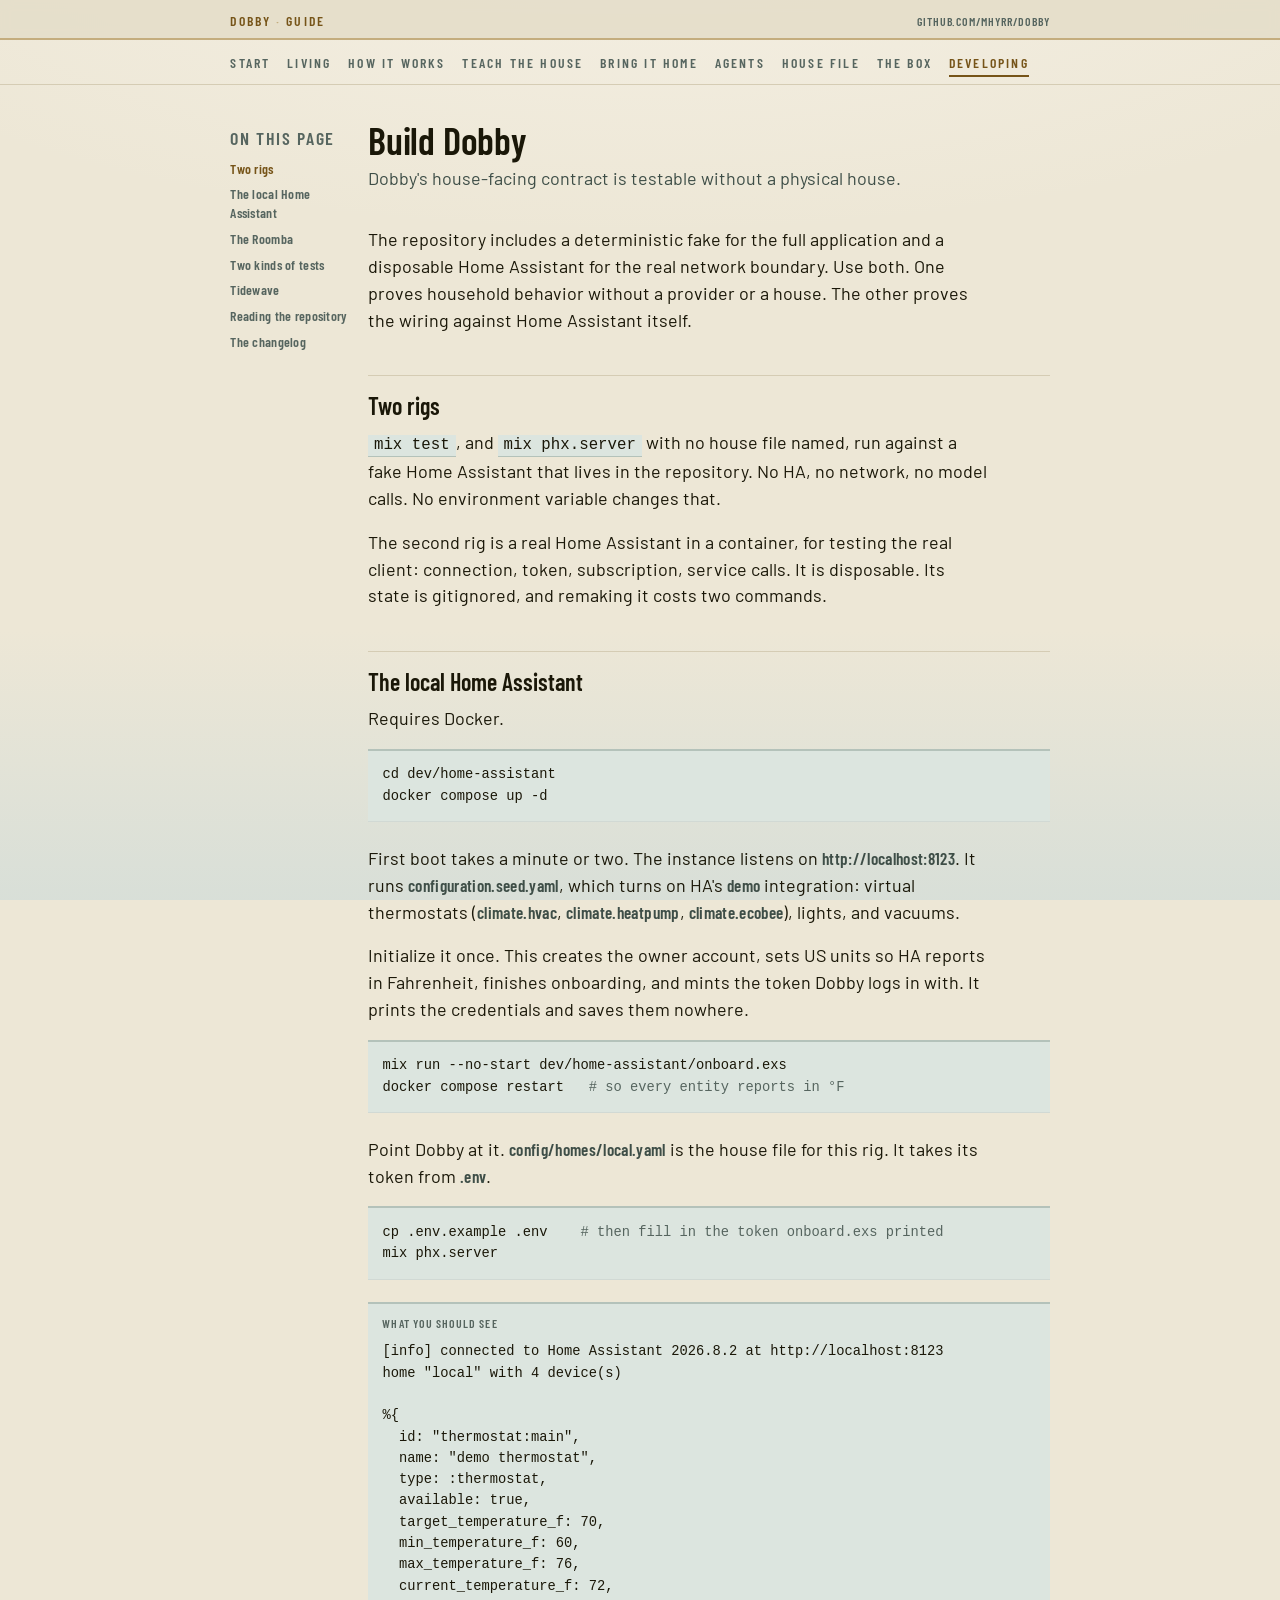
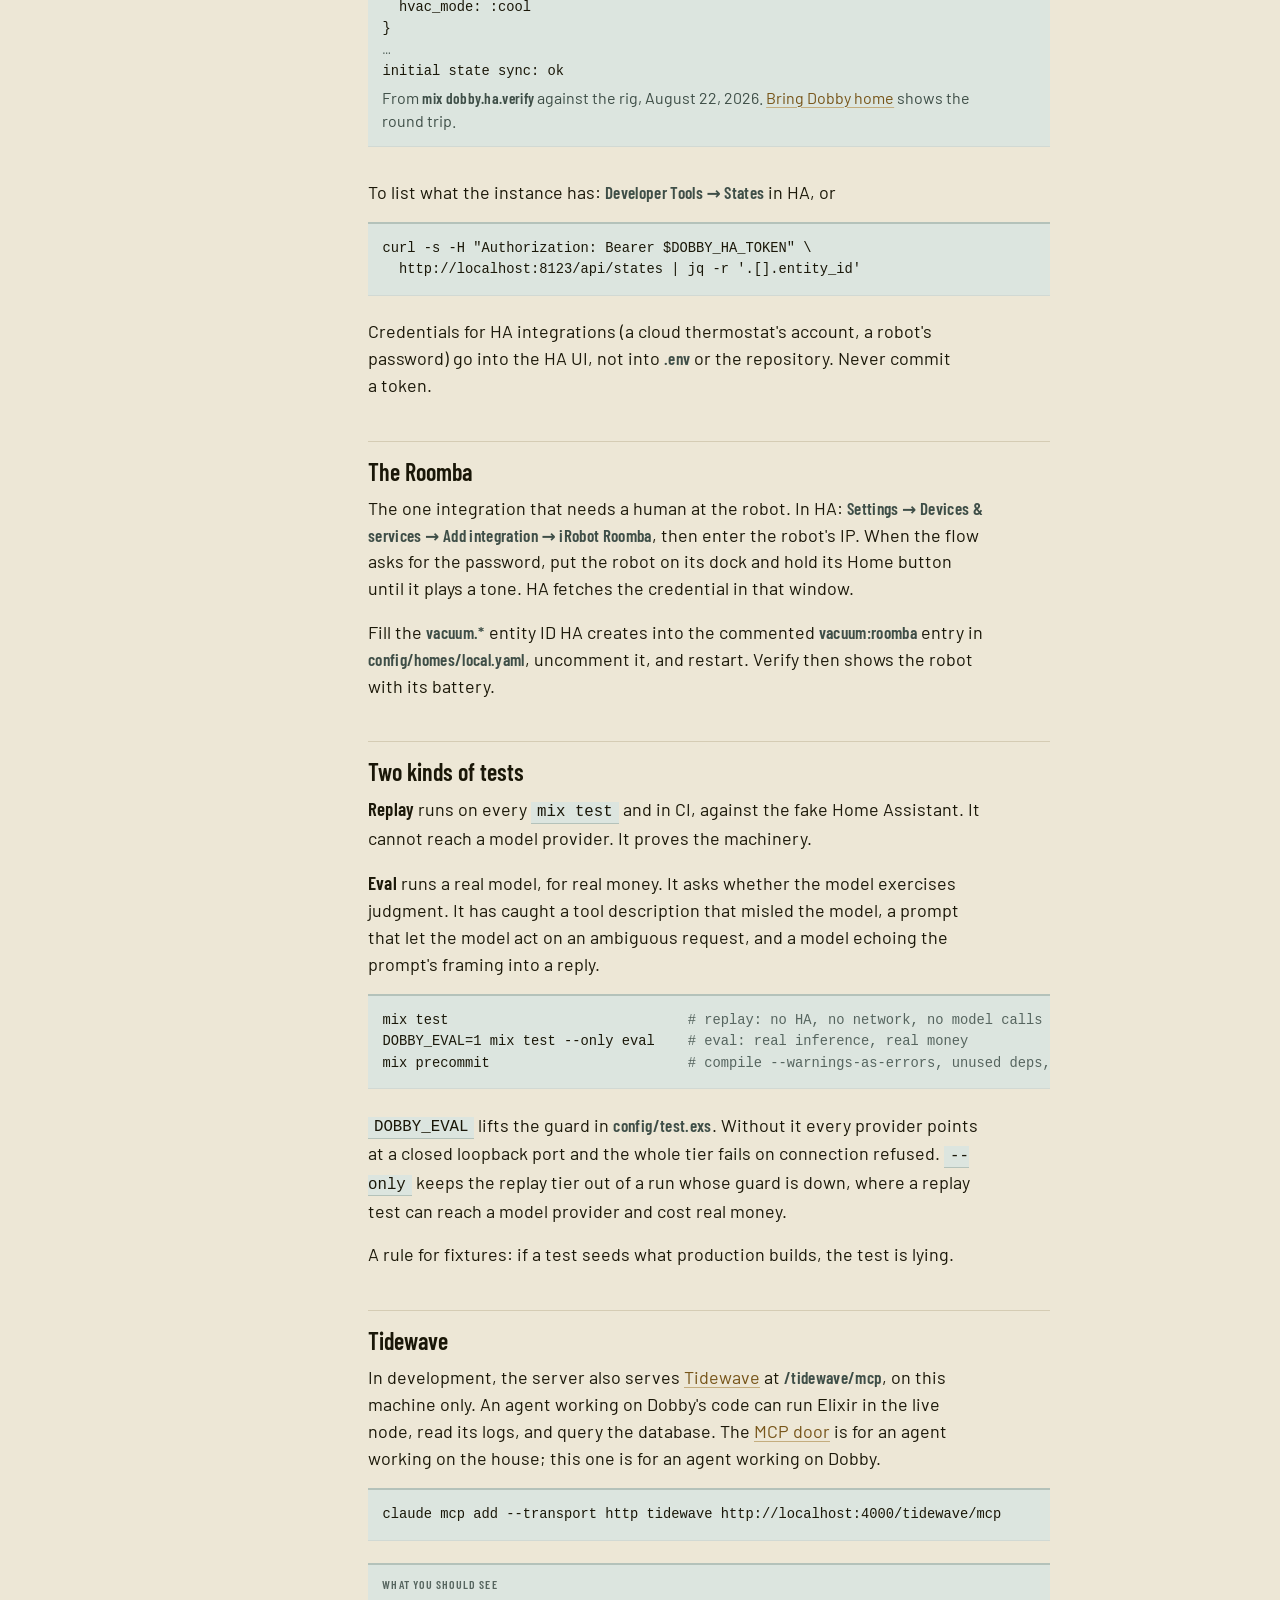
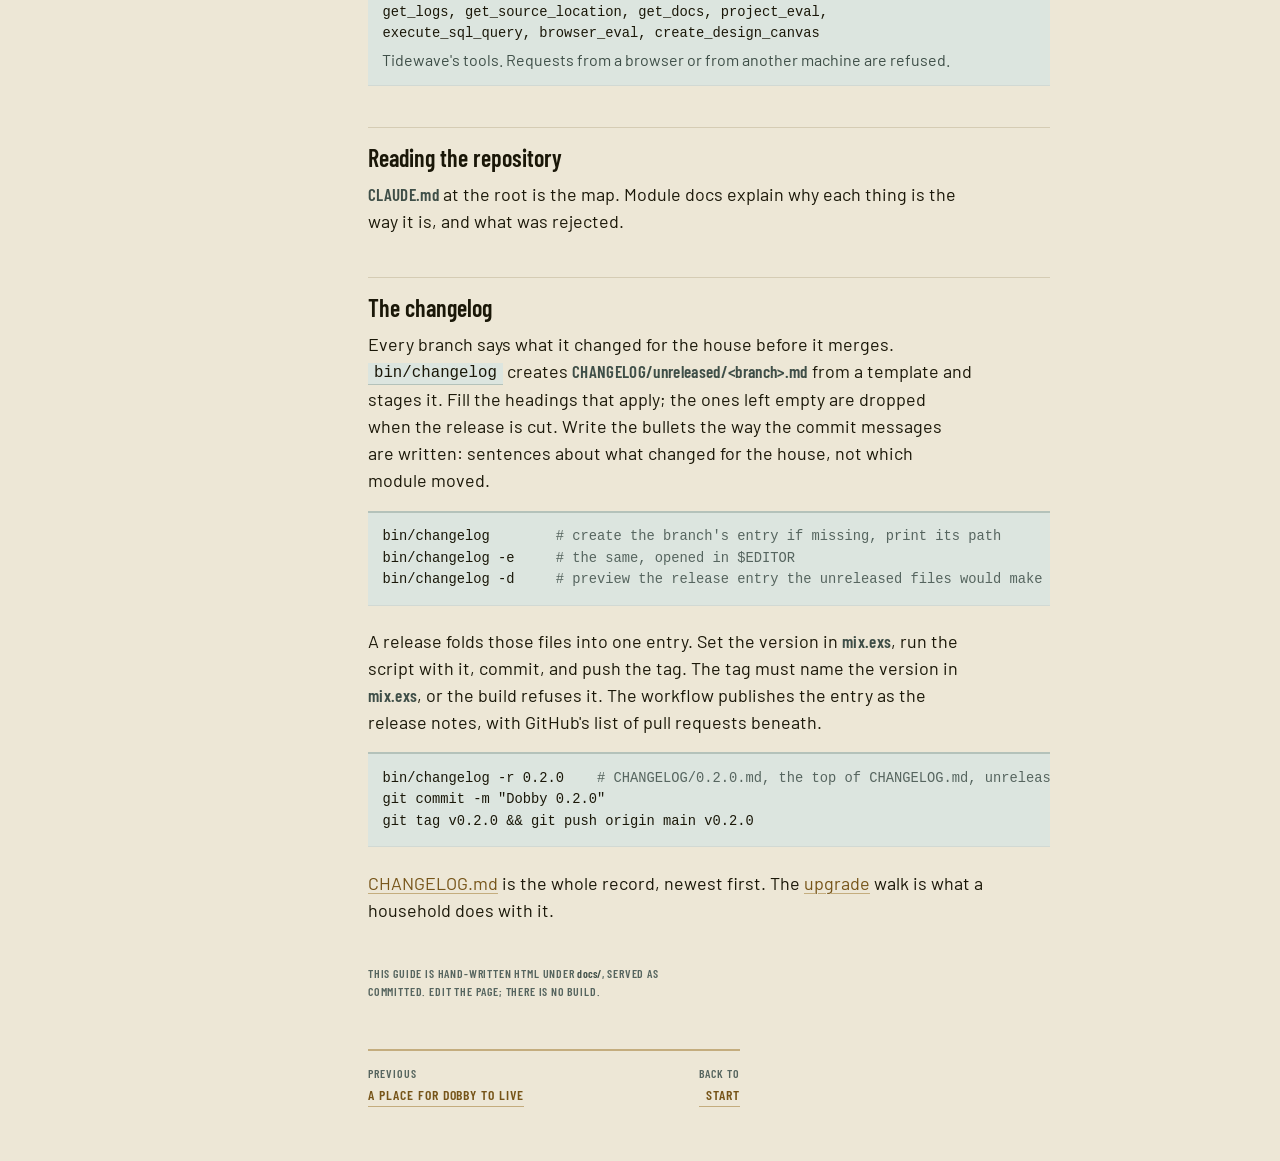
<file: docs/developing.html>
<!doctype html>
<html lang="en">
<head>
<meta charset="utf-8">
<meta name="viewport" content="width=device-width, initial-scale=1">
<title>Build Dobby · Dobby</title>
<meta name="description" content="Test Dobby's house-facing contract without a physical house, then exercise the real Home Assistant client locally.">
<link rel="icon" href="favicon.svg" type="image/svg+xml">
<link rel="stylesheet" href="dobby.css">
</head>
<body>
<!-- DIRECTION: see index.html · seed 8ac72cfd · The Ledger of Proofs -->
<header class="plate">
  <div class="band">
    <span><a href="index.html">Dobby</a><span class="dot">·</span>Guide</span>
    <a class="who" href="https://github.com/mhyrr/dobby">github.com/mhyrr/dobby</a>
  </div>
</header>

<nav class="rail band" aria-label="Chapters">
  <a href="index.html">Start</a>
  <a href="living.html">Living</a>
  <a href="how-it-works.html">How it works</a>
  <a href="growing.html">Teach the house</a>
  <a href="running.html">Bring it home</a>
  <a href="agents.html">Agents</a>
  <a href="house.html">House file</a>
  <a href="box.html">The box</a>
  <a href="developing.html" aria-current="page">Developing</a>
</nav>

<main class="page">
  <aside class="onpage" aria-label="On this page">
    <p class="label">On this page</p>
  </aside>

  <article>
    <h1>Build Dobby</h1>
    <p class="lede">Dobby's house-facing contract is testable without a physical house.</p>

    <p>The repository includes a deterministic fake for the full application and a disposable Home Assistant for the real network boundary. Use both. One proves household behavior without a provider or a house. The other proves the wiring against Home Assistant itself.</p>

    <h2 id="rig">Two rigs</h2>
    <p><code>mix test</code>, and <code>mix phx.server</code> with no house file named, run against a fake Home Assistant that lives in the repository. No HA, no network, no model calls. No environment variable changes that.</p>
    <p>The second rig is a real Home Assistant in a container, for testing the real client: connection, token, subscription, service calls. It is disposable. Its state is gitignored, and remaking it costs two commands.</p>

    <h2 id="local-ha">The local Home Assistant</h2>
    <p>Requires Docker.</p>
<pre><code>cd dev/home-assistant
docker compose up -d</code></pre>
    <p>First boot takes a minute or two. The instance listens on <span class="arg">http://localhost:8123</span>. It runs <span class="arg">configuration.seed.yaml</span>, which turns on HA's <span class="arg">demo</span> integration: virtual thermostats (<span class="arg">climate.hvac</span>, <span class="arg">climate.heatpump</span>, <span class="arg">climate.ecobee</span>), lights, and vacuums.</p>

    <p>Initialize it once. This creates the owner account, sets US units so HA reports in Fahrenheit, finishes onboarding, and mints the token Dobby logs in with. It prints the credentials and saves them nowhere.</p>
<pre><code>mix run --no-start dev/home-assistant/onboard.exs
docker compose restart   <span class="c"># so every entity reports in °F</span></code></pre>

    <p>Point Dobby at it. <span class="arg">config/homes/local.yaml</span> is the house file for this rig. It takes its token from <span class="arg">.env</span>.</p>
<pre><code>cp .env.example .env    <span class="c"># then fill in the token onboard.exs printed</span>
mix phx.server</code></pre>

    <div class="proof">
      <p class="label">What you should see</p>
      <p class="line">[info] connected to Home Assistant 2026.8.2 at http://localhost:8123
home "local" with 4 device(s)

%{
  id: "thermostat:main",
  name: "demo thermostat",
  type: :thermostat,
  available: true,
  target_temperature_f: 70,
  min_temperature_f: 60,
  max_temperature_f: 76,
  current_temperature_f: 72,
  hvac_mode: :cool
}
<span class="c">…</span>
initial state sync: ok</p>
      <p class="said">From <span class="arg">mix dobby.ha.verify</span> against the rig, August 22, 2026. <a href="running.html#verify">Bring Dobby home</a> shows the round trip.</p>
    </div>

    <p>To list what the instance has: <span class="arg">Developer Tools → States</span> in HA, or</p>
<pre><code>curl -s -H "Authorization: Bearer $DOBBY_HA_TOKEN" \
  http://localhost:8123/api/states | jq -r '.[].entity_id'</code></pre>

    <p>Credentials for HA integrations (a cloud thermostat's account, a robot's password) go into the HA UI, not into <span class="arg">.env</span> or the repository. Never commit a token.</p>

    <h2 id="roomba">The Roomba</h2>
    <p>The one integration that needs a human at the robot. In HA: <span class="arg">Settings → Devices &amp; services → Add integration → iRobot Roomba</span>, then enter the robot's IP. When the flow asks for the password, put the robot on its dock and hold its Home button until it plays a tone. HA fetches the credential in that window.</p>
    <p>Fill the <span class="arg">vacuum.*</span> entity ID HA creates into the commented <span class="arg">vacuum:roomba</span> entry in <span class="arg">config/homes/local.yaml</span>, uncomment it, and restart. Verify then shows the robot with its battery.</p>

    <h2 id="tests">Two kinds of tests</h2>
    <p><strong>Replay</strong> runs on every <code>mix test</code> and in CI, against the fake Home Assistant. It cannot reach a model provider. It proves the machinery.</p>
    <p><strong>Eval</strong> runs a real model, for real money. It asks whether the model exercises judgment. It has caught a tool description that misled the model, a prompt that let the model act on an ambiguous request, and a model echoing the prompt's framing into a reply.</p>
<pre><code>mix test                             <span class="c"># replay: no HA, no network, no model calls</span>
DOBBY_EVAL=1 mix test --only eval    <span class="c"># eval: real inference, real money</span>
mix precommit                        <span class="c"># compile --warnings-as-errors, unused deps, format, test</span></code></pre>
    <p><code>DOBBY_EVAL</code> lifts the guard in <span class="arg">config/test.exs</span>. Without it every provider points at a closed loopback port and the whole tier fails on connection refused. <code>--only</code> keeps the replay tier out of a run whose guard is down, where a replay test can reach a model provider and cost real money.</p>
    <p>A rule for fixtures: if a test seeds what production builds, the test is lying.</p>

    <h2 id="tidewave">Tidewave</h2>
    <p>In development, the server also serves <a href="https://tidewave.ai/">Tidewave</a> at <span class="arg">/tidewave/mcp</span>, on this machine only. An agent working on Dobby's code can run Elixir in the live node, read its logs, and query the database. The <a href="agents.html">MCP door</a> is for an agent working on the house; this one is for an agent working on Dobby.</p>
<pre><code>claude mcp add --transport http tidewave http://localhost:4000/tidewave/mcp</code></pre>

    <div class="proof">
      <p class="label">What you should see</p>
      <p class="line">get_logs, get_source_location, get_docs, project_eval,
execute_sql_query, browser_eval, create_design_canvas</p>
      <p class="said">Tidewave's tools. Requests from a browser or from another machine are refused.</p>
    </div>

    <h2 id="reading">Reading the repository</h2>
    <p><span class="arg">CLAUDE.md</span> at the root is the map. Module docs explain why each thing is the way it is, and what was rejected.</p>

    <h2 id="changelog">The changelog</h2>
    <p>Every branch says what it changed for the house before it merges. <code>bin/changelog</code> creates <span class="arg">CHANGELOG/unreleased/&lt;branch&gt;.md</span> from a template and stages it. Fill the headings that apply; the ones left empty are dropped when the release is cut. Write the bullets the way the commit messages are written: sentences about what changed for the house, not which module moved.</p>
<pre><code>bin/changelog        <span class="c"># create the branch's entry if missing, print its path</span>
bin/changelog -e     <span class="c"># the same, opened in $EDITOR</span>
bin/changelog -d     <span class="c"># preview the release entry the unreleased files would make</span></code></pre>
    <p>A release folds those files into one entry. Set the version in <span class="arg">mix.exs</span>, run the script with it, commit, and push the tag. The tag must name the version in <span class="arg">mix.exs</span>, or the build refuses it. The workflow publishes the entry as the release notes, with GitHub's list of pull requests beneath.</p>
<pre><code>bin/changelog -r 0.2.0    <span class="c"># CHANGELOG/0.2.0.md, the top of CHANGELOG.md, unreleased emptied</span>
git commit -m "Dobby 0.2.0"
git tag v0.2.0 &amp;&amp; git push origin main v0.2.0</code></pre>
    <p><a href="https://github.com/mhyrr/dobby/blob/main/CHANGELOG.md">CHANGELOG.md</a> is the whole record, newest first. The <a href="box.html#upgrade">upgrade</a> walk is what a household does with it.</p>

    <p class="colophon">This guide is hand-written HTML under <span class="arg">docs/</span>, served as committed. Edit the page; there is no build.</p>

    <nav class="foot" aria-label="Neighbouring chapters">
      <a class="prev" href="box.html"><small>Previous</small>A place for Dobby to live</a>
      <a class="next" href="index.html"><small>Back to</small>Start</a>
    </nav>
  </article>
</main>
<script src="dobby.js"></script>
</body>
</html>
</file>
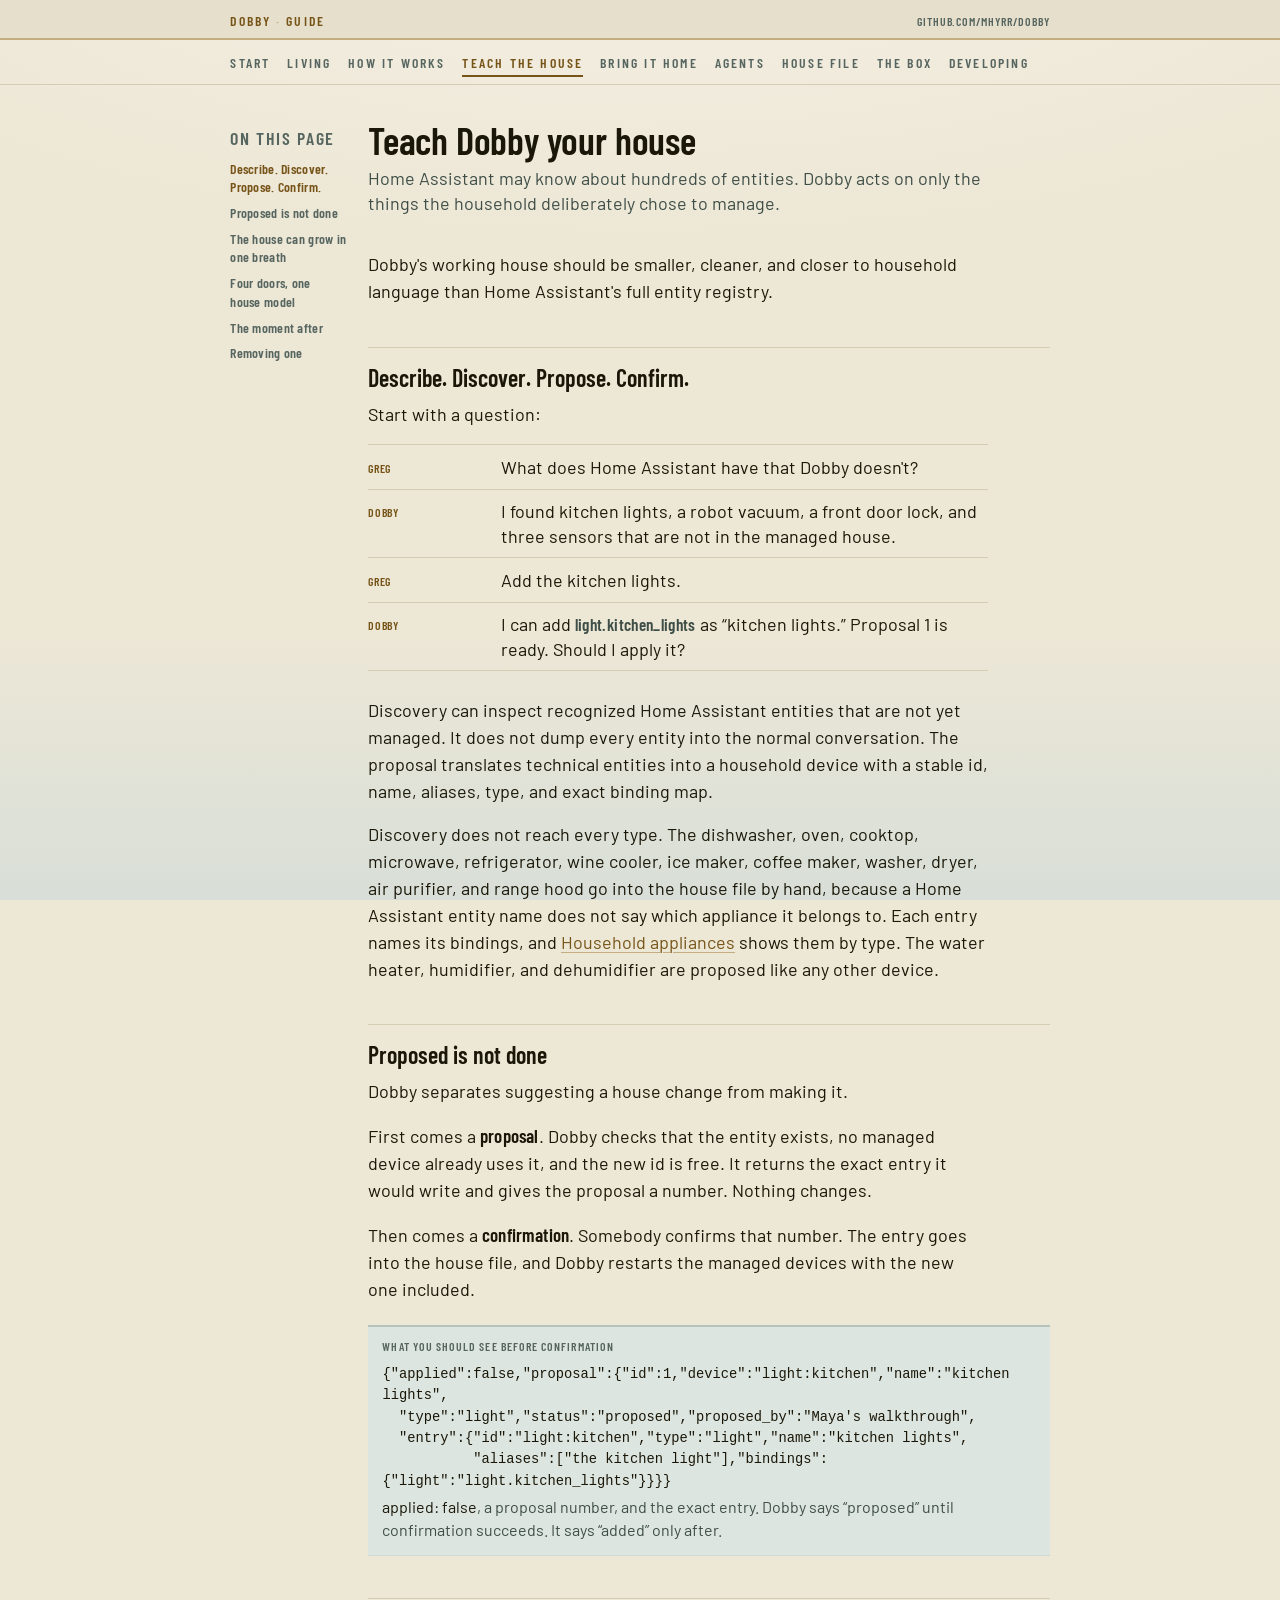
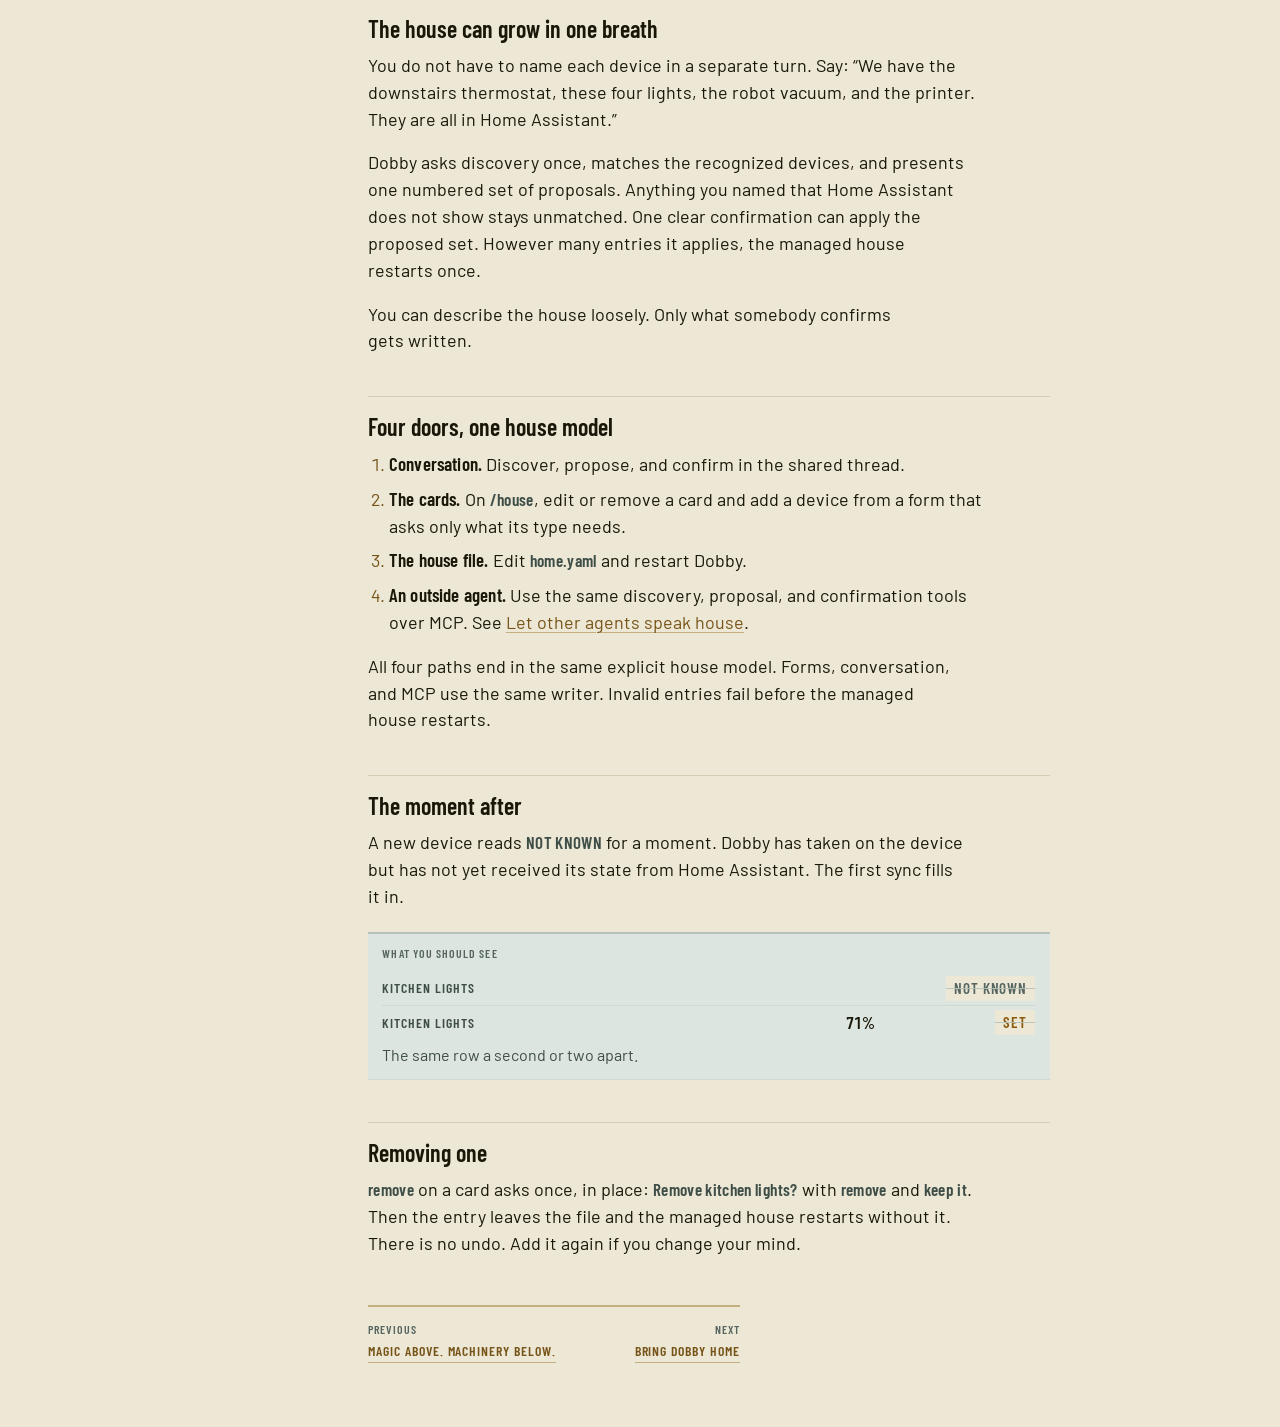
<file: docs/growing.html>
<!doctype html>
<html lang="en">
<head>
<meta charset="utf-8">
<meta name="viewport" content="width=device-width, initial-scale=1">
<title>Teach Dobby your house · Dobby</title>
<meta name="description" content="Discover what Home Assistant knows, propose a smaller household model, and confirm exactly what Dobby may manage.">
<link rel="icon" href="favicon.svg" type="image/svg+xml">
<link rel="stylesheet" href="dobby.css">
</head>
<body>
<!-- DIRECTION: see index.html · seed 8ac72cfd · The Ledger of Proofs -->
<header class="plate">
  <div class="band">
    <span><a href="index.html">Dobby</a><span class="dot">·</span>Guide</span>
    <a class="who" href="https://github.com/mhyrr/dobby">github.com/mhyrr/dobby</a>
  </div>
</header>

<nav class="rail band" aria-label="Chapters">
  <a href="index.html">Start</a>
  <a href="living.html">Living</a>
  <a href="how-it-works.html">How it works</a>
  <a href="growing.html" aria-current="page">Teach the house</a>
  <a href="running.html">Bring it home</a>
  <a href="agents.html">Agents</a>
  <a href="house.html">House file</a>
  <a href="box.html">The box</a>
  <a href="developing.html">Developing</a>
</nav>

<main class="page">
  <aside class="onpage" aria-label="On this page">
    <p class="label">On this page</p>
  </aside>

  <article>
    <h1>Teach Dobby your house</h1>
    <p class="lede">Home Assistant may know about hundreds of entities. Dobby acts on only the things the household deliberately chose to manage.</p>

    <p>Dobby's working house should be smaller, cleaner, and closer to household language than Home Assistant's full entity registry.</p>

    <h2 id="conversation">Describe. Discover. Propose. Confirm.</h2>
    <p>Start with a question:</p>

    <ul class="thread">
      <li><span class="who">Greg</span><p class="say">What does Home Assistant have that Dobby doesn't?</p></li>
      <li><span class="who">Dobby</span><p class="say">I found kitchen lights, a robot vacuum, a front door lock, and three sensors that are not in the managed house.</p></li>
      <li><span class="who">Greg</span><p class="say">Add the kitchen lights.</p></li>
      <li><span class="who">Dobby</span><p class="say">I can add <span class="arg">light.kitchen_lights</span> as “kitchen lights.” Proposal 1 is ready. Should I apply it?</p></li>
    </ul>

    <p>Discovery can inspect recognized Home Assistant entities that are not yet managed. It does not dump every entity into the normal conversation. The proposal translates technical entities into a household device with a stable id, name, aliases, type, and exact binding map.</p>

    <p>Discovery does not reach every type. The dishwasher, oven, cooktop, microwave, refrigerator, wine cooler, ice maker, coffee maker, washer, dryer, air purifier, and range hood go into the house file by hand, because a Home Assistant entity name does not say which appliance it belongs to. Each entry names its bindings, and <a href="house.html#appliances">Household appliances</a> shows them by type. The water heater, humidifier, and dehumidifier are proposed like any other device.</p>

    <h2 id="proposals">Proposed is not done</h2>
    <p>Dobby separates suggesting a house change from making it.</p>
    <p>First comes a <strong>proposal</strong>. Dobby checks that the entity exists, no managed device already uses it, and the new id is free. It returns the exact entry it would write and gives the proposal a number. Nothing changes.</p>
    <p>Then comes a <strong>confirmation</strong>. Somebody confirms that number. The entry goes into the house file, and Dobby restarts the managed devices with the new one included.</p>

    <div class="proof">
      <p class="label">What you should see before confirmation</p>
      <p class="line">{"applied":false,"proposal":{"id":1,"device":"light:kitchen","name":"kitchen lights",
  "type":"light","status":"proposed","proposed_by":"Maya's walkthrough",
  "entry":{"id":"light:kitchen","type":"light","name":"kitchen lights",
           "aliases":["the kitchen light"],"bindings":{"light":"light.kitchen_lights"}}}}</p>
      <p class="said"><b>applied: false</b>, a proposal number, and the exact entry. Dobby says “proposed” until confirmation succeeds. It says “added” only after.</p>
    </div>

    <h2 id="whole-house">The house can grow in one breath</h2>
    <p>You do not have to name each device in a separate turn. Say: “We have the downstairs thermostat, these four lights, the robot vacuum, and the printer. They are all in Home Assistant.”</p>
    <p>Dobby asks discovery once, matches the recognized devices, and presents one numbered set of proposals. Anything you named that Home Assistant does not show stays unmatched. One clear confirmation can apply the proposed set. However many entries it applies, the managed house restarts once.</p>
    <p>You can describe the house loosely. Only what somebody confirms gets written.</p>

    <h2 id="four-ways">Four doors, one house model</h2>
    <ol>
      <li><strong>Conversation.</strong> Discover, propose, and confirm in the shared thread.</li>
      <li><strong>The cards.</strong> On <span class="arg">/house</span>, edit or remove a card and add a device from a form that asks only what its type needs.</li>
      <li><strong>The house file.</strong> Edit <span class="arg">home.yaml</span> and restart Dobby.</li>
      <li><strong>An outside agent.</strong> Use the same discovery, proposal, and confirmation tools over MCP. See <a href="agents.html">Let other agents speak house</a>.</li>
    </ol>
    <p>All four paths end in the same explicit house model. Forms, conversation, and MCP use the same writer. Invalid entries fail before the managed house restarts.</p>

    <h2 id="not-known">The moment after</h2>
    <p>A new device reads <span class="arg">NOT KNOWN</span> for a moment. Dobby has taken on the device but has not yet received its state from Home Assistant. The first sync fills it in.</p>

    <div class="proof">
      <p class="label">What you should see</p>
      <div class="row"><span class="name">kitchen lights</span><span class="val"></span><span class="st flap" data-st="silent">Not known</span></div>
      <div class="row"><span class="name">kitchen lights</span><span class="val">71%</span><span class="st flap" data-st="set">Set</span></div>
      <p class="said">The same row a second or two apart.</p>
    </div>

    <h2 id="removing">Removing one</h2>
    <p><span class="arg">remove</span> on a card asks once, in place: <span class="arg">Remove kitchen lights?</span> with <span class="arg">remove</span> and <span class="arg">keep it</span>. Then the entry leaves the file and the managed house restarts without it. There is no undo. Add it again if you change your mind.</p>

    <nav class="foot" aria-label="Neighbouring chapters">
      <a class="prev" href="how-it-works.html"><small>Previous</small>Magic above. Machinery below.</a>
      <a class="next" href="running.html"><small>Next</small>Bring Dobby home</a>
    </nav>
  </article>
</main>
<script src="dobby.js"></script>
</body>
</html>
</file>
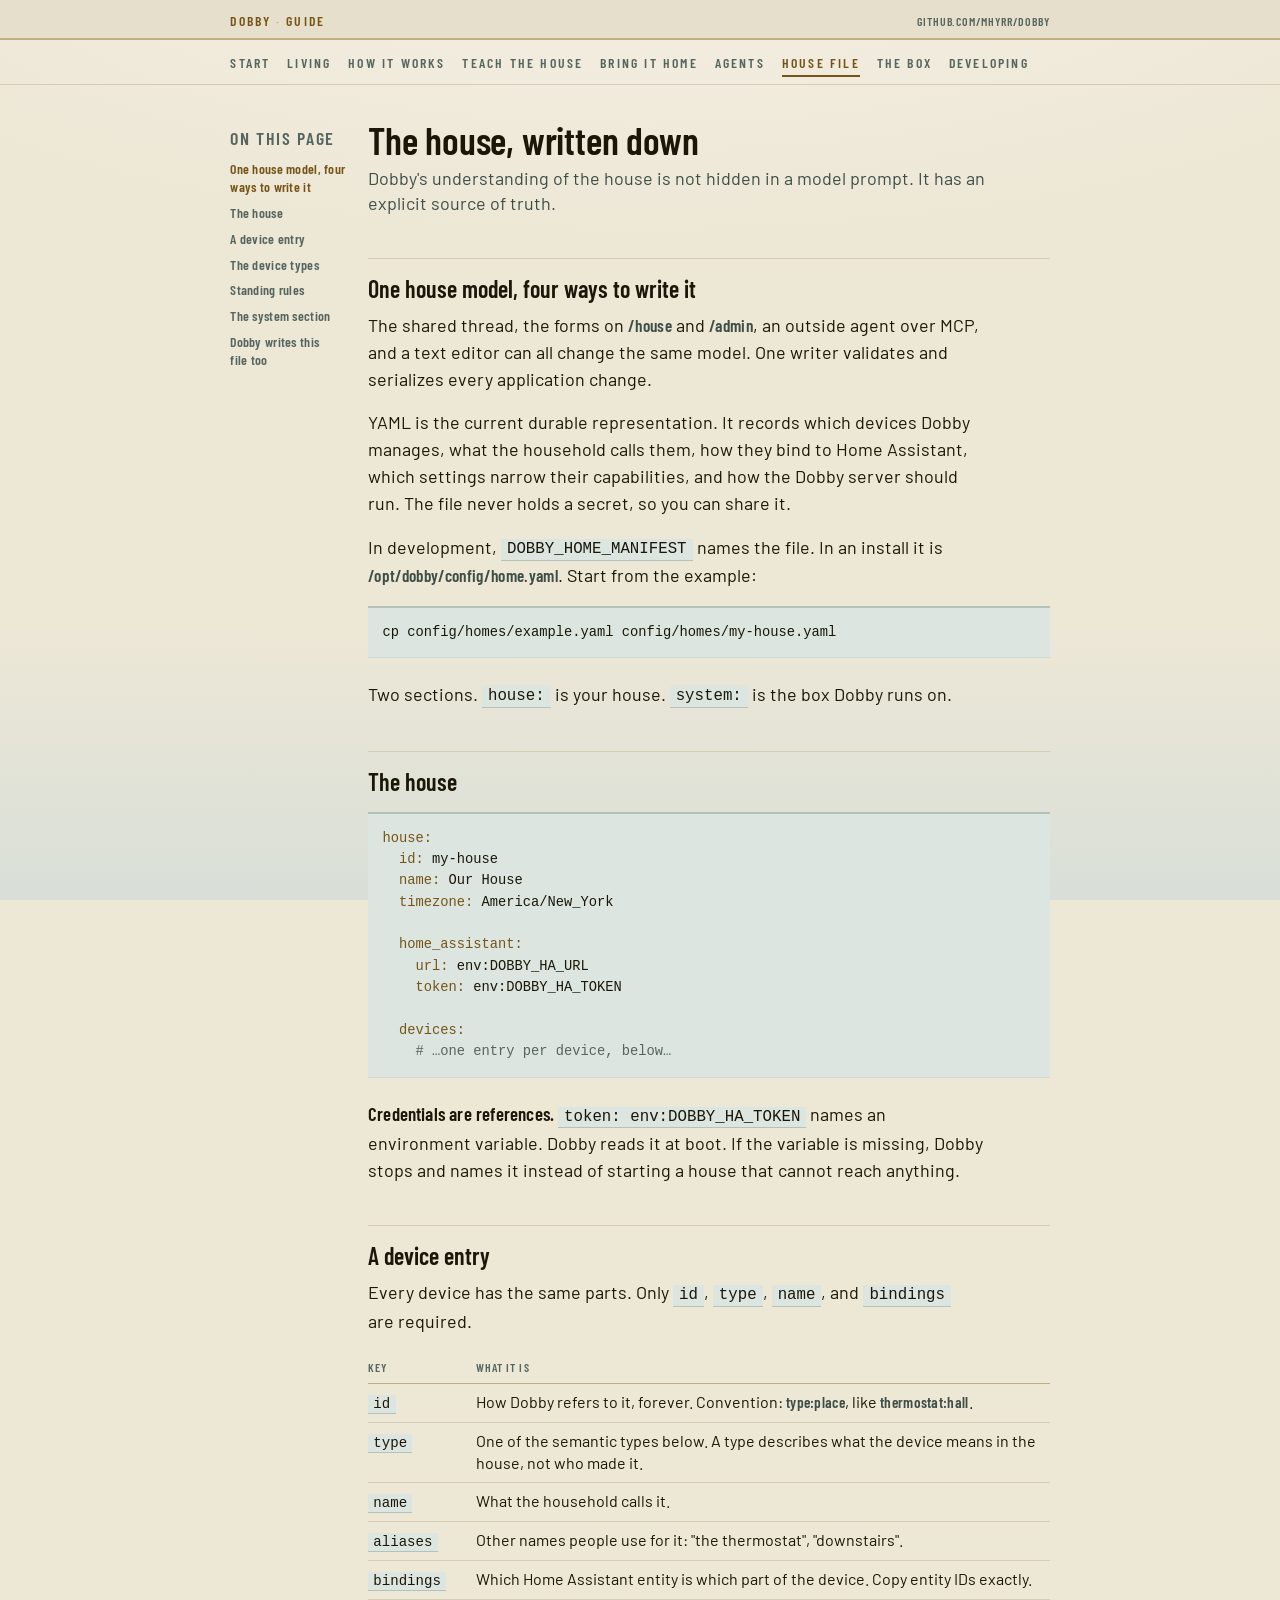
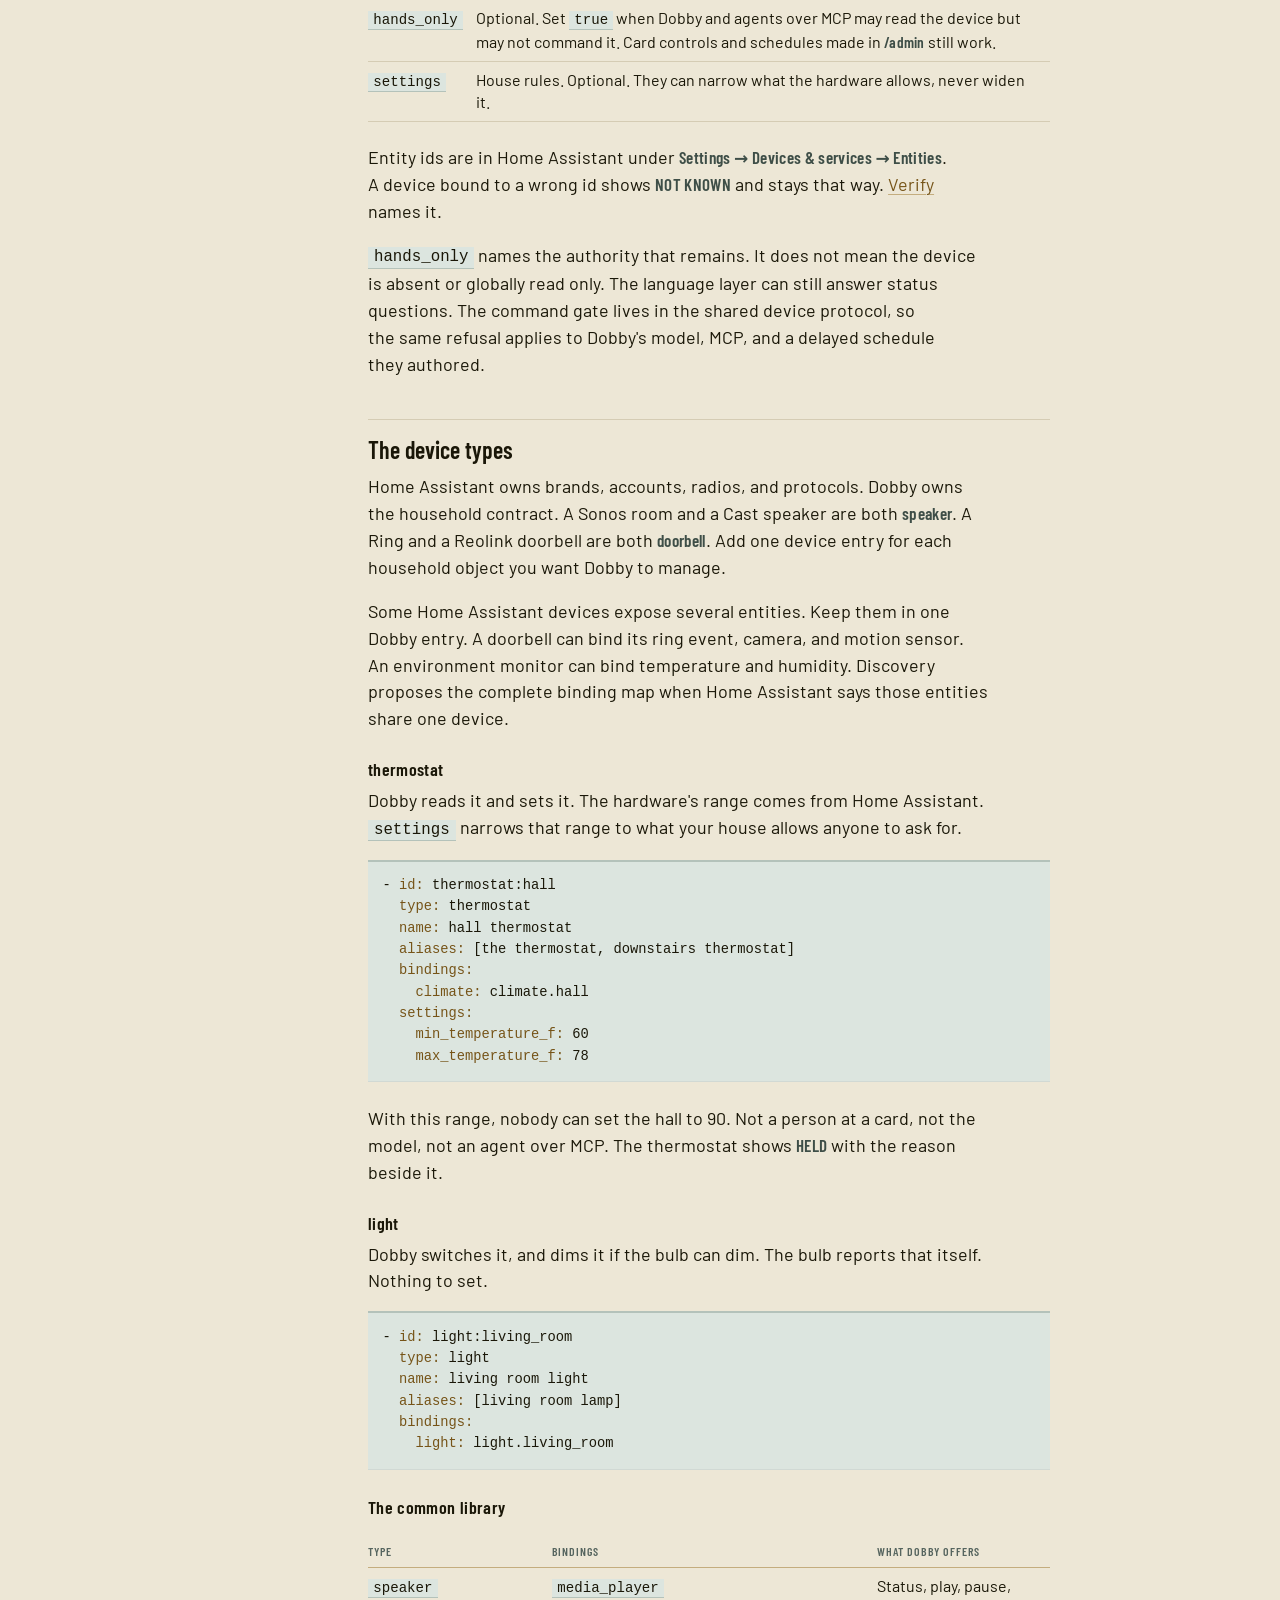
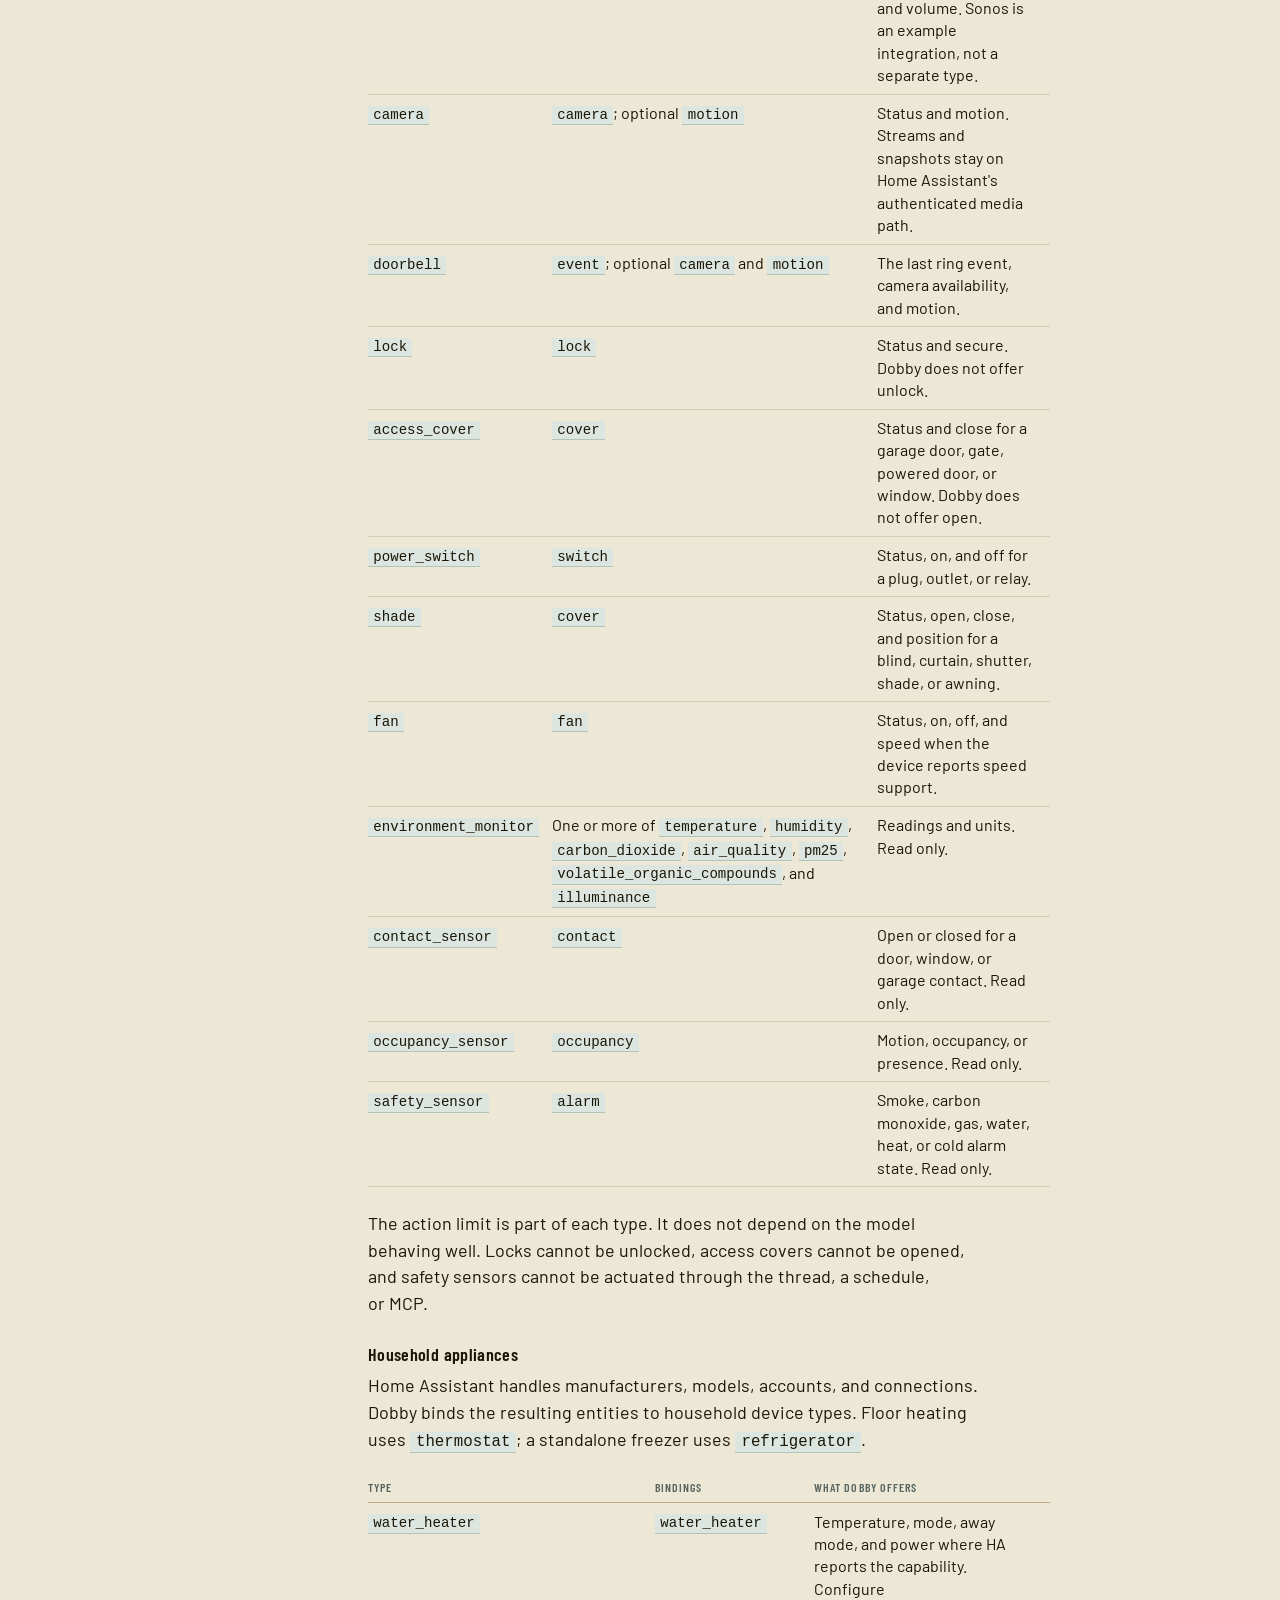
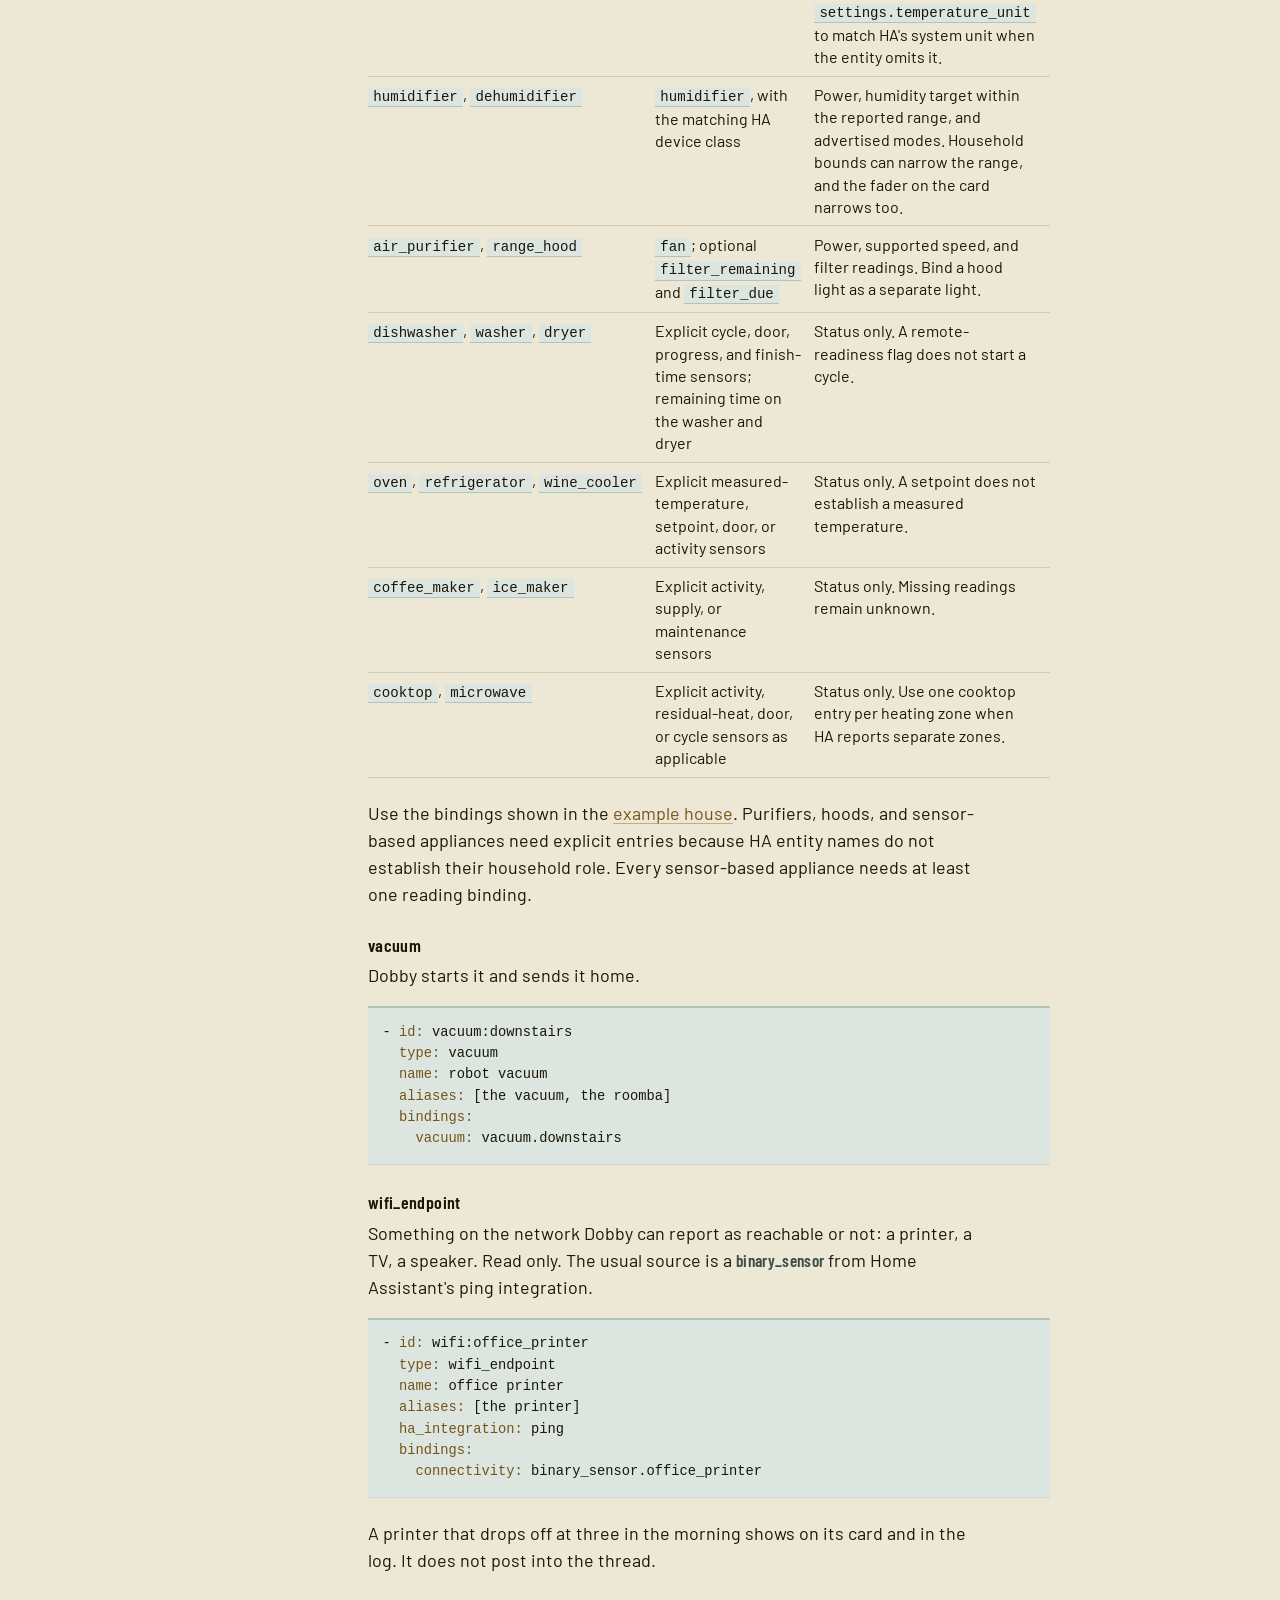
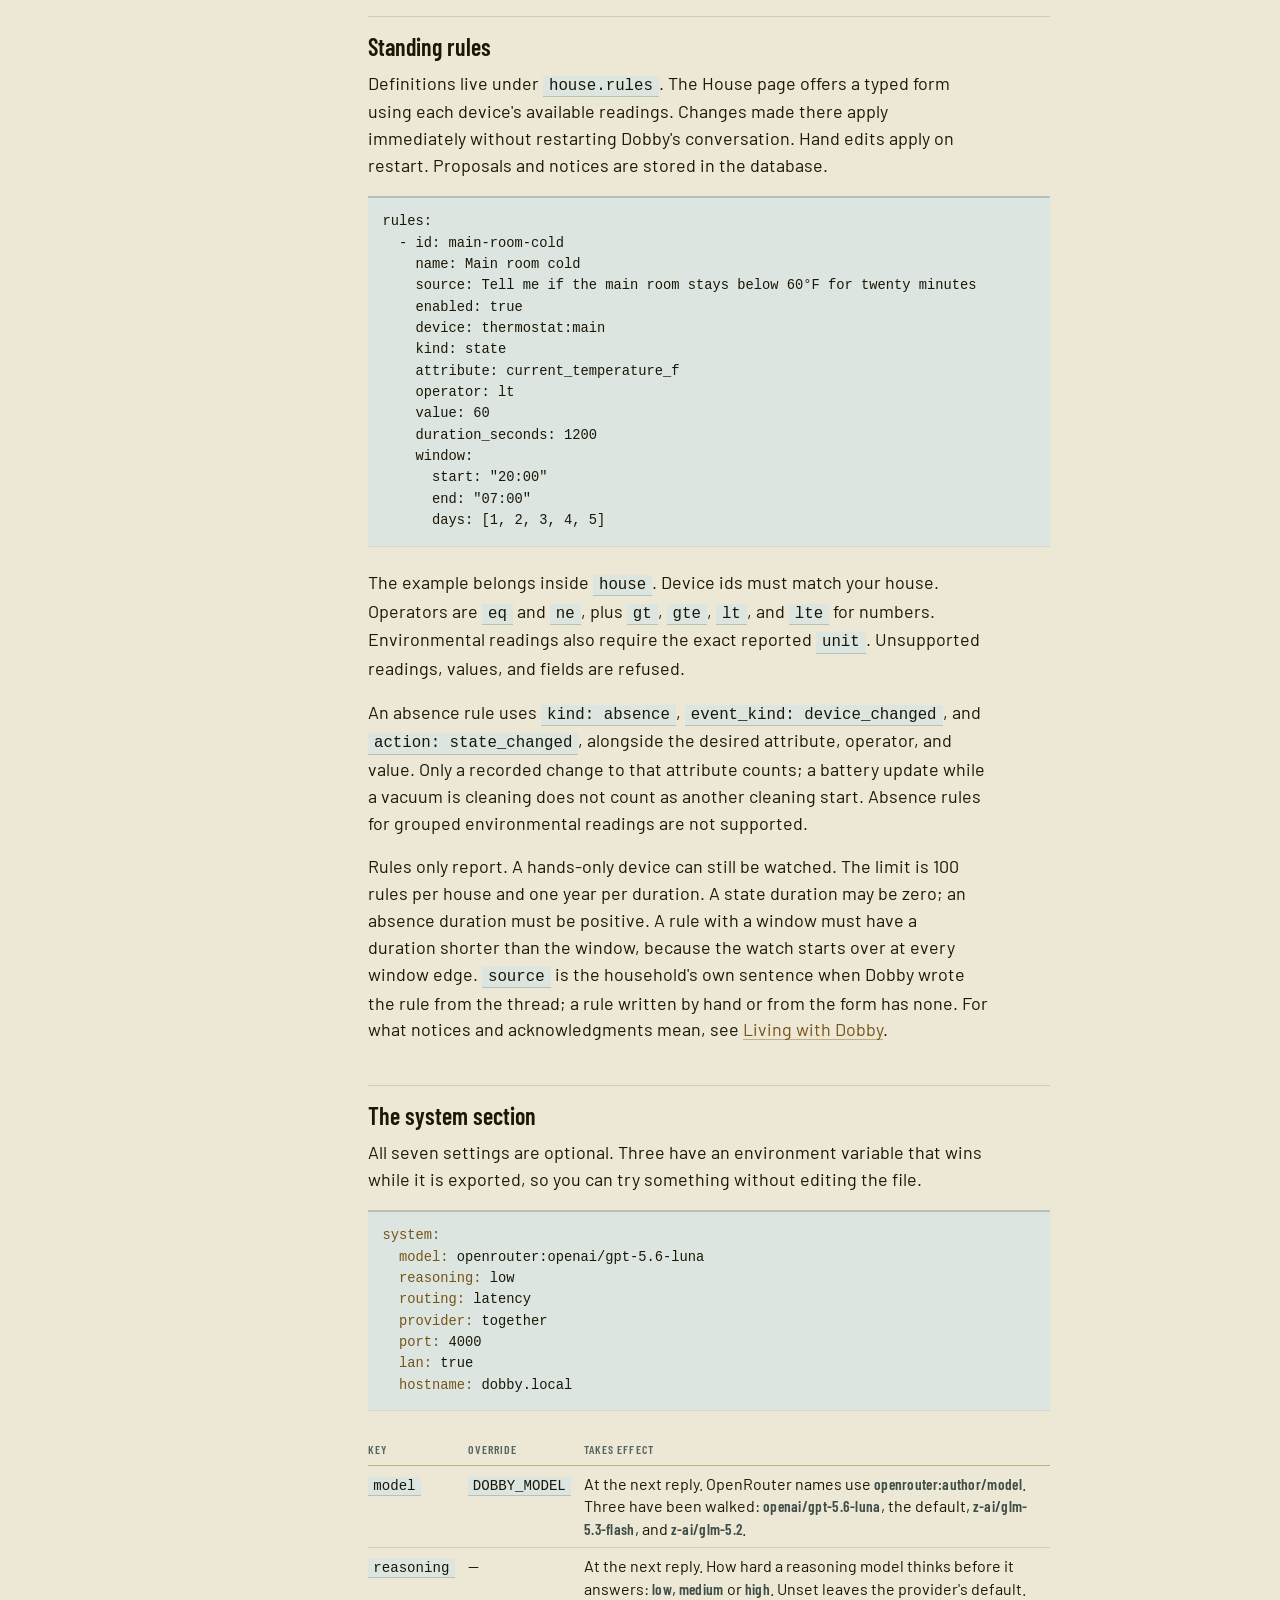
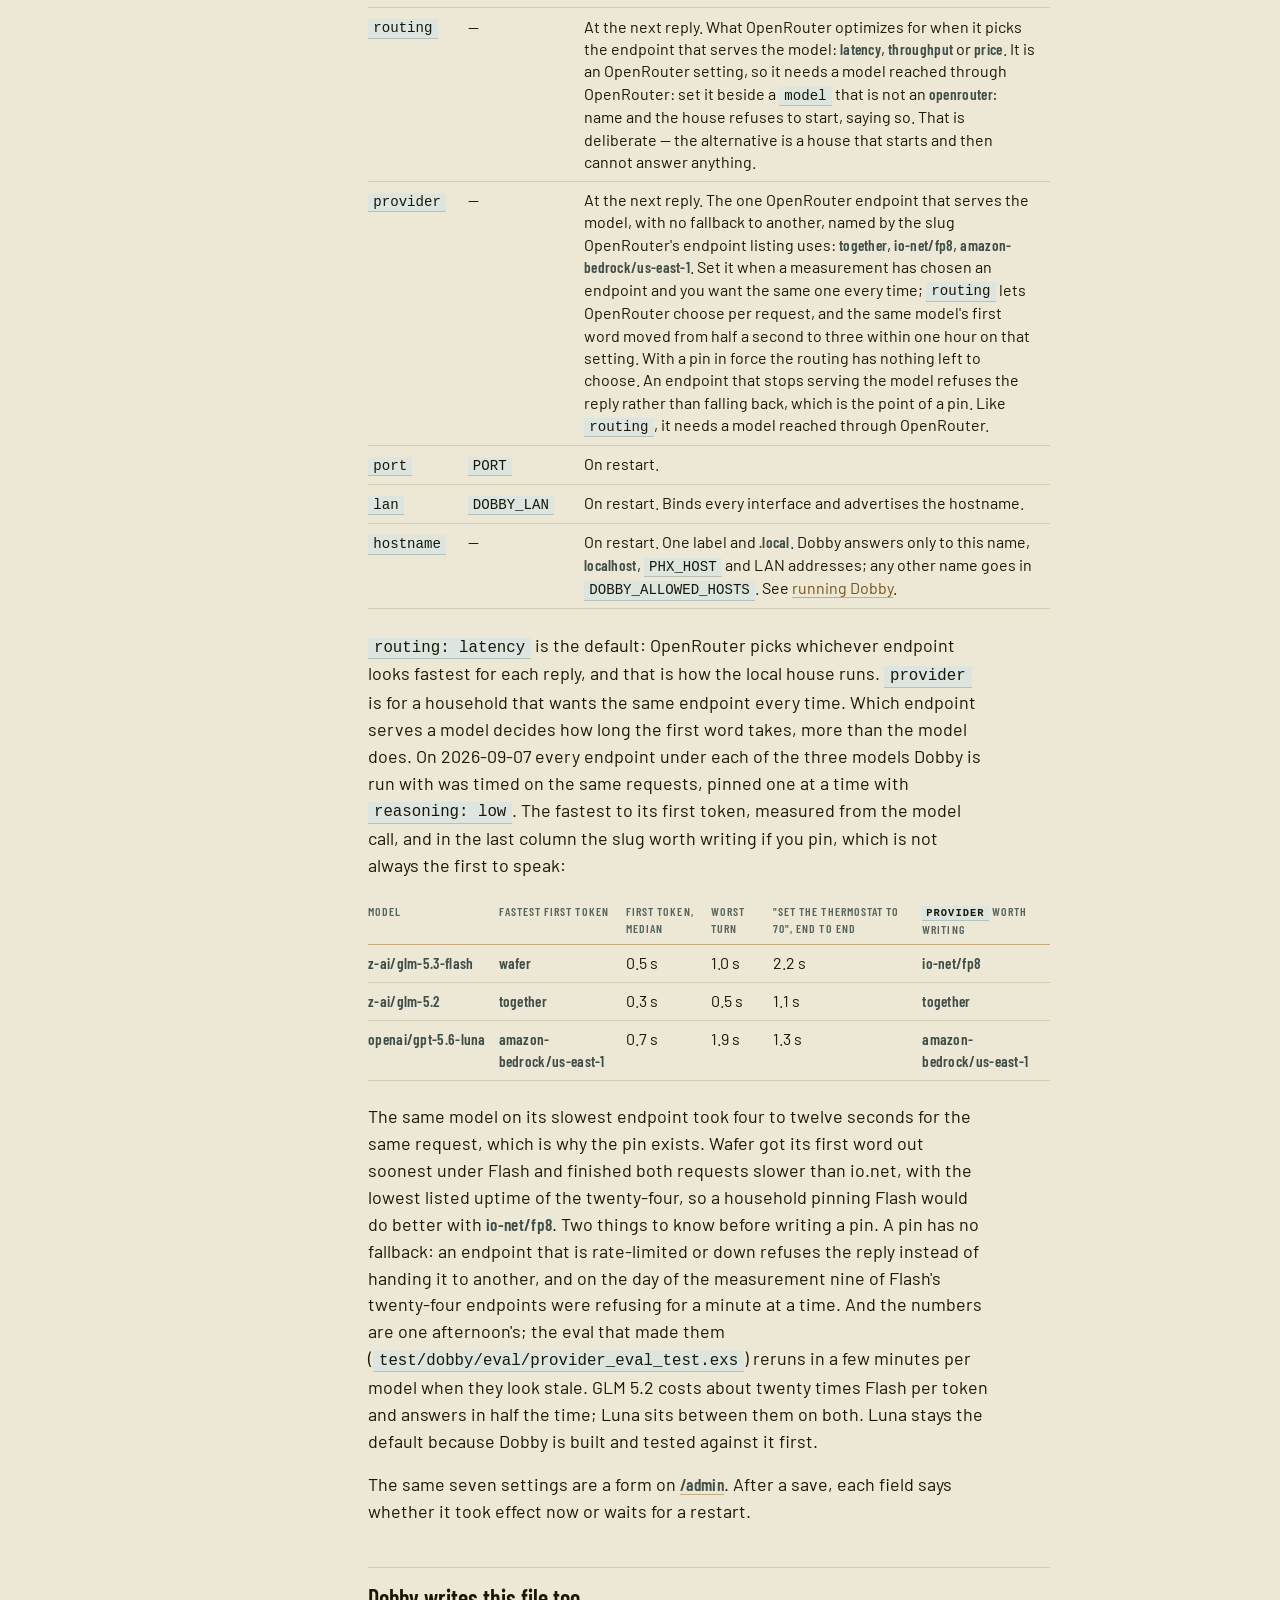
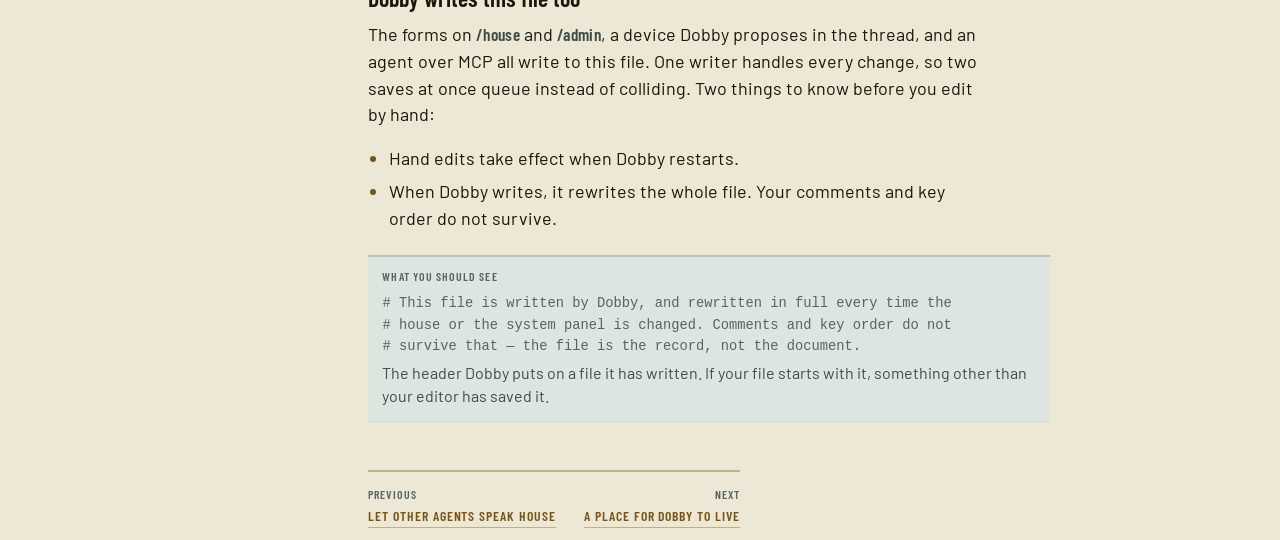
<file: docs/house.html>
<!doctype html>
<html lang="en">
<head>
<meta charset="utf-8">
<meta name="viewport" content="width=device-width, initial-scale=1">
<title>The house, written down · Dobby</title>
<meta name="description" content="The explicit source of truth for Dobby's managed devices, household names, bindings, limits, and system settings.">
<link rel="icon" href="favicon.svg" type="image/svg+xml">
<link rel="stylesheet" href="dobby.css">
</head>
<body>
<!-- DIRECTION: see index.html · seed 8ac72cfd · The Ledger of Proofs -->
<header class="plate">
  <div class="band">
    <span><a href="index.html">Dobby</a><span class="dot">·</span>Guide</span>
    <a class="who" href="https://github.com/mhyrr/dobby">github.com/mhyrr/dobby</a>
  </div>
</header>

<nav class="rail band" aria-label="Chapters">
  <a href="index.html">Start</a>
  <a href="living.html">Living</a>
  <a href="how-it-works.html">How it works</a>
  <a href="growing.html">Teach the house</a>
  <a href="running.html">Bring it home</a>
  <a href="agents.html">Agents</a>
  <a href="house.html" aria-current="page">House file</a>
  <a href="box.html">The box</a>
  <a href="developing.html">Developing</a>
</nav>

<main class="page">
  <aside class="onpage" aria-label="On this page">
    <p class="label">On this page</p>
  </aside>

  <article>
    <h1>The house, written down</h1>
    <p class="lede">Dobby's understanding of the house is not hidden in a model prompt. It has an explicit source of truth.</p>

    <h2 id="source">One house model, four ways to write it</h2>
    <p>The shared thread, the forms on <span class="arg">/house</span> and <span class="arg">/admin</span>, an outside agent over MCP, and a text editor can all change the same model. One writer validates and serializes every application change.</p>
    <p>YAML is the current durable representation. It records which devices Dobby manages, what the household calls them, how they bind to Home Assistant, which settings narrow their capabilities, and how the Dobby server should run. The file never holds a secret, so you can share it.</p>

    <p>In development, <code>DOBBY_HOME_MANIFEST</code> names the file. In an install it is <span class="arg">/opt/dobby/config/home.yaml</span>. Start from the example:</p>
<pre><code>cp config/homes/example.yaml config/homes/my-house.yaml</code></pre>

    <p>Two sections. <code>house:</code> is your house. <code>system:</code> is the box Dobby runs on.</p>

    <h2 id="house">The house</h2>
<pre><code><span class="k">house:</span>
  <span class="k">id:</span> my-house
  <span class="k">name:</span> Our House
  <span class="k">timezone:</span> America/New_York

  <span class="k">home_assistant:</span>
    <span class="k">url:</span> env:DOBBY_HA_URL
    <span class="k">token:</span> env:DOBBY_HA_TOKEN

  <span class="k">devices:</span>
    <span class="c"># …one entry per device, below…</span></code></pre>

    <p><strong>Credentials are references.</strong> <code>token: env:DOBBY_HA_TOKEN</code> names an environment variable. Dobby reads it at boot. If the variable is missing, Dobby stops and names it instead of starting a house that cannot reach anything.</p>

    <h2 id="devices">A device entry</h2>
    <p>Every device has the same parts. Only <code>id</code>, <code>type</code>, <code>name</code>, and <code>bindings</code> are required.</p>

    <div class="table-wrap">
    <table>
      <tr><th>Key</th><th>What it is</th></tr>
      <tr><td><code>id</code></td><td>How Dobby refers to it, forever. Convention: <span class="arg">type:place</span>, like <span class="arg">thermostat:hall</span>.</td></tr>
      <tr><td><code>type</code></td><td>One of the semantic types below. A type describes what the device means in the house, not who made it.</td></tr>
      <tr><td><code>name</code></td><td>What the household calls it.</td></tr>
      <tr><td><code>aliases</code></td><td>Other names people use for it: "the thermostat", "downstairs".</td></tr>
      <tr><td><code>bindings</code></td><td>Which Home Assistant entity is which part of the device. Copy entity IDs exactly.</td></tr>
      <tr><td><code>hands_only</code></td><td>Optional. Set <code>true</code> when Dobby and agents over MCP may read the device but may not command it. Card controls and schedules made in <span class="arg">/admin</span> still work.</td></tr>
      <tr><td><code>settings</code></td><td>House rules. Optional. They can narrow what the hardware allows, never widen it.</td></tr>
    </table>
    </div>

    <p>Entity ids are in Home Assistant under <span class="arg">Settings → Devices &amp; services → Entities</span>. A device bound to a wrong id shows <span class="arg">NOT KNOWN</span> and stays that way. <a href="running.html#verify">Verify</a> names it.</p>

    <p><code>hands_only</code> names the authority that remains. It does not mean the device is absent or globally read only. The language layer can still answer status questions. The command gate lives in the shared device protocol, so the same refusal applies to Dobby's model, MCP, and a delayed schedule they authored.</p>

    <h2 id="types">The device types</h2>

    <p>Home Assistant owns brands, accounts, radios, and protocols. Dobby owns the household contract. A Sonos room and a Cast speaker are both <span class="arg">speaker</span>. A Ring and a Reolink doorbell are both <span class="arg">doorbell</span>. Add one device entry for each household object you want Dobby to manage.</p>

    <p>Some Home Assistant devices expose several entities. Keep them in one Dobby entry. A doorbell can bind its ring event, camera, and motion sensor. An environment monitor can bind temperature and humidity. Discovery proposes the complete binding map when Home Assistant says those entities share one device.</p>

    <h3 id="thermostat">thermostat</h3>
    <p>Dobby reads it and sets it. The hardware's range comes from Home Assistant. <code>settings</code> narrows that range to what your house allows anyone to ask for.</p>
<pre><code>- <span class="k">id:</span> thermostat:hall
  <span class="k">type:</span> thermostat
  <span class="k">name:</span> hall thermostat
  <span class="k">aliases:</span> [the thermostat, downstairs thermostat]
  <span class="k">bindings:</span>
    <span class="k">climate:</span> climate.hall
  <span class="k">settings:</span>
    <span class="k">min_temperature_f:</span> 60
    <span class="k">max_temperature_f:</span> 78</code></pre>
    <p>With this range, nobody can set the hall to 90. Not a person at a card, not the model, not an agent over MCP. The thermostat shows <span class="arg">HELD</span> with the reason beside it.</p>

    <h3 id="light">light</h3>
    <p>Dobby switches it, and dims it if the bulb can dim. The bulb reports that itself. Nothing to set.</p>
<pre><code>- <span class="k">id:</span> light:living_room
  <span class="k">type:</span> light
  <span class="k">name:</span> living room light
  <span class="k">aliases:</span> [living room lamp]
  <span class="k">bindings:</span>
    <span class="k">light:</span> light.living_room</code></pre>

    <h3 id="library">The common library</h3>
    <div class="table-wrap">
    <table>
      <tr><th>Type</th><th>Bindings</th><th>What Dobby offers</th></tr>
      <tr><td><code>speaker</code></td><td><code>media_player</code></td><td>Status, play, pause, and volume. Sonos is an example integration, not a separate type.</td></tr>
      <tr><td><code>camera</code></td><td><code>camera</code>; optional <code>motion</code></td><td>Status and motion. Streams and snapshots stay on Home Assistant's authenticated media path.</td></tr>
      <tr><td><code>doorbell</code></td><td><code>event</code>; optional <code>camera</code> and <code>motion</code></td><td>The last ring event, camera availability, and motion.</td></tr>
      <tr><td><code>lock</code></td><td><code>lock</code></td><td>Status and secure. Dobby does not offer unlock.</td></tr>
      <tr><td><code>access_cover</code></td><td><code>cover</code></td><td>Status and close for a garage door, gate, powered door, or window. Dobby does not offer open.</td></tr>
      <tr><td><code>power_switch</code></td><td><code>switch</code></td><td>Status, on, and off for a plug, outlet, or relay.</td></tr>
      <tr><td><code>shade</code></td><td><code>cover</code></td><td>Status, open, close, and position for a blind, curtain, shutter, shade, or awning.</td></tr>
      <tr><td><code>fan</code></td><td><code>fan</code></td><td>Status, on, off, and speed when the device reports speed support.</td></tr>
      <tr><td><code>environment_monitor</code></td><td>One or more of <code>temperature</code>, <code>humidity</code>, <code>carbon_dioxide</code>, <code>air_quality</code>, <code>pm25</code>, <code>volatile_organic_compounds</code>, and <code>illuminance</code></td><td>Readings and units. Read only.</td></tr>
      <tr><td><code>contact_sensor</code></td><td><code>contact</code></td><td>Open or closed for a door, window, or garage contact. Read only.</td></tr>
      <tr><td><code>occupancy_sensor</code></td><td><code>occupancy</code></td><td>Motion, occupancy, or presence. Read only.</td></tr>
      <tr><td><code>safety_sensor</code></td><td><code>alarm</code></td><td>Smoke, carbon monoxide, gas, water, heat, or cold alarm state. Read only.</td></tr>
    </table>
    </div>

    <p>The action limit is part of each type. It does not depend on the model behaving well. Locks cannot be unlocked, access covers cannot be opened, and safety sensors cannot be actuated through the thread, a schedule, or MCP.</p>

    <h3 id="appliances">Household appliances</h3>
    <p>Home Assistant handles manufacturers, models, accounts, and connections. Dobby binds the resulting entities to household device types. Floor heating uses <code>thermostat</code>; a standalone freezer uses <code>refrigerator</code>.</p>
    <div class="table-wrap">
    <table>
      <tr><th>Type</th><th>Bindings</th><th>What Dobby offers</th></tr>
      <tr><td><code>water_heater</code></td><td><code>water_heater</code></td><td>Temperature, mode, away mode, and power where HA reports the capability. Configure <code>settings.temperature_unit</code> to match HA's system unit when the entity omits it.</td></tr>
      <tr><td><code>humidifier</code>, <code>dehumidifier</code></td><td><code>humidifier</code>, with the matching HA device class</td><td>Power, humidity target within the reported range, and advertised modes. Household bounds can narrow the range, and the fader on the card narrows too.</td></tr>
      <tr><td><code>air_purifier</code>, <code>range_hood</code></td><td><code>fan</code>; optional <code>filter_remaining</code> and <code>filter_due</code></td><td>Power, supported speed, and filter readings. Bind a hood light as a separate light.</td></tr>
      <tr><td><code>dishwasher</code>, <code>washer</code>, <code>dryer</code></td><td>Explicit cycle, door, progress, and finish-time sensors; remaining time on the washer and dryer</td><td>Status only. A remote-readiness flag does not start a cycle.</td></tr>
      <tr><td><code>oven</code>, <code>refrigerator</code>, <code>wine_cooler</code></td><td>Explicit measured-temperature, setpoint, door, or activity sensors</td><td>Status only. A setpoint does not establish a measured temperature.</td></tr>
      <tr><td><code>coffee_maker</code>, <code>ice_maker</code></td><td>Explicit activity, supply, or maintenance sensors</td><td>Status only. Missing readings remain unknown.</td></tr>
      <tr><td><code>cooktop</code>, <code>microwave</code></td><td>Explicit activity, residual-heat, door, or cycle sensors as applicable</td><td>Status only. Use one cooktop entry per heating zone when HA reports separate zones.</td></tr>
    </table>
    </div>
    <p>Use the bindings shown in the <a href="https://github.com/mhyrr/dobby/blob/main/config/homes/example.yaml">example house</a>. Purifiers, hoods, and sensor-based appliances need explicit entries because HA entity names do not establish their household role. Every sensor-based appliance needs at least one reading binding.</p>

    <h3 id="vacuum">vacuum</h3>
    <p>Dobby starts it and sends it home.</p>
<pre><code>- <span class="k">id:</span> vacuum:downstairs
  <span class="k">type:</span> vacuum
  <span class="k">name:</span> robot vacuum
  <span class="k">aliases:</span> [the vacuum, the roomba]
  <span class="k">bindings:</span>
    <span class="k">vacuum:</span> vacuum.downstairs</code></pre>

    <h3 id="wifi">wifi_endpoint</h3>
    <p>Something on the network Dobby can report as reachable or not: a printer, a TV, a speaker. Read only. The usual source is a <span class="arg">binary_sensor</span> from Home Assistant's ping integration.</p>
<pre><code>- <span class="k">id:</span> wifi:office_printer
  <span class="k">type:</span> wifi_endpoint
  <span class="k">name:</span> office printer
  <span class="k">aliases:</span> [the printer]
  <span class="k">ha_integration:</span> ping
  <span class="k">bindings:</span>
    <span class="k">connectivity:</span> binary_sensor.office_printer</code></pre>
    <p>A printer that drops off at three in the morning shows on its card and in the log. It does not post into the thread.</p>

    <h2 id="rules">Standing rules</h2>
    <p>Definitions live under <code>house.rules</code>. The House page offers a typed form using each device's available readings. Changes made there apply immediately without restarting Dobby's conversation. Hand edits apply on restart. Proposals and notices are stored in the database.</p>
    <pre><code>rules:
  - id: main-room-cold
    name: Main room cold
    source: Tell me if the main room stays below 60°F for twenty minutes
    enabled: true
    device: thermostat:main
    kind: state
    attribute: current_temperature_f
    operator: lt
    value: 60
    duration_seconds: 1200
    window:
      start: "20:00"
      end: "07:00"
      days: [1, 2, 3, 4, 5]</code></pre>
    <p>The example belongs inside <code>house</code>. Device ids must match your house. Operators are <code>eq</code> and <code>ne</code>, plus <code>gt</code>, <code>gte</code>, <code>lt</code>, and <code>lte</code> for numbers. Environmental readings also require the exact reported <code>unit</code>. Unsupported readings, values, and fields are refused.</p>
    <p>An absence rule uses <code>kind: absence</code>, <code>event_kind: device_changed</code>, and <code>action: state_changed</code>, alongside the desired attribute, operator, and value. Only a recorded change to that attribute counts; a battery update while a vacuum is cleaning does not count as another cleaning start. Absence rules for grouped environmental readings are not supported.</p>
    <p>Rules only report. A hands-only device can still be watched. The limit is 100 rules per house and one year per duration. A state duration may be zero; an absence duration must be positive. A rule with a window must have a duration shorter than the window, because the watch starts over at every window edge. <code>source</code> is the household's own sentence when Dobby wrote the rule from the thread; a rule written by hand or from the form has none. For what notices and acknowledgments mean, see <a href="living.html#rules">Living with Dobby</a>.</p>

    <h2 id="system">The system section</h2>
    <p>All seven settings are optional. Three have an environment variable that wins while it is exported, so you can try something without editing the file.</p>
<pre><code><span class="k">system:</span>
  <span class="k">model:</span> openrouter:openai/gpt-5.6-luna
  <span class="k">reasoning:</span> low
  <span class="k">routing:</span> latency
  <span class="k">provider:</span> together
  <span class="k">port:</span> 4000
  <span class="k">lan:</span> true
  <span class="k">hostname:</span> dobby.local</code></pre>

    <div class="table-wrap">
    <table>
      <tr><th>Key</th><th>Override</th><th>Takes effect</th></tr>
      <tr><td><code>model</code></td><td><code>DOBBY_MODEL</code></td><td>At the next reply. OpenRouter names use <span class="arg">openrouter:author/model</span>. Three have been walked: <span class="arg">openai/gpt-5.6-luna</span>, the default, <span class="arg">z-ai/glm-5.3-flash</span>, and <span class="arg">z-ai/glm-5.2</span>.</td></tr>
      <tr><td><code>reasoning</code></td><td>—</td><td>At the next reply. How hard a reasoning model thinks before it answers: <span class="arg">low</span>, <span class="arg">medium</span> or <span class="arg">high</span>. Unset leaves the provider's default.</td></tr>
      <tr><td><code>routing</code></td><td>—</td><td>At the next reply. What OpenRouter optimizes for when it picks the endpoint that serves the model: <span class="arg">latency</span>, <span class="arg">throughput</span> or <span class="arg">price</span>. It is an OpenRouter setting, so it needs a model reached through OpenRouter: set it beside a <code>model</code> that is not an <span class="arg">openrouter:</span> name and the house refuses to start, saying so. That is deliberate — the alternative is a house that starts and then cannot answer anything.</td></tr>
      <tr><td><code>provider</code></td><td>—</td><td>At the next reply. The one OpenRouter endpoint that serves the model, with no fallback to another, named by the slug OpenRouter's endpoint listing uses: <span class="arg">together</span>, <span class="arg">io-net/fp8</span>, <span class="arg">amazon-bedrock/us-east-1</span>. Set it when a measurement has chosen an endpoint and you want the same one every time; <code>routing</code> lets OpenRouter choose per request, and the same model's first word moved from half a second to three within one hour on that setting. With a pin in force the routing has nothing left to choose. An endpoint that stops serving the model refuses the reply rather than falling back, which is the point of a pin. Like <code>routing</code>, it needs a model reached through OpenRouter.</td></tr>
      <tr><td><code>port</code></td><td><code>PORT</code></td><td>On restart.</td></tr>
      <tr><td><code>lan</code></td><td><code>DOBBY_LAN</code></td><td>On restart. Binds every interface and advertises the hostname.</td></tr>
      <tr><td><code>hostname</code></td><td>—</td><td>On restart. One label and <span class="arg">.local</span>. Dobby answers only to this name, <span class="arg">localhost</span>, <code>PHX_HOST</code> and LAN addresses; any other name goes in <code>DOBBY_ALLOWED_HOSTS</code>. See <a href="running.html#household">running Dobby</a>.</td></tr>
    </table>
    </div>

    <p><code>routing: latency</code> is the default: OpenRouter picks whichever endpoint looks fastest for each reply, and that is how the local house runs. <code>provider</code> is for a household that wants the same endpoint every time. Which endpoint serves a model decides how long the first word takes, more than the model does. On 2026-09-07 every endpoint under each of the three models Dobby is run with was timed on the same requests, pinned one at a time with <code>reasoning: low</code>. The fastest to its first token, measured from the model call, and in the last column the slug worth writing if you pin, which is not always the first to speak:</p>

    <div class="table-wrap">
    <table>
      <tr><th>Model</th><th>Fastest first token</th><th>First token, median</th><th>Worst turn</th><th>"Set the thermostat to 70", end to end</th><th><code>provider</code> worth writing</th></tr>
      <tr><td><span class="arg">z-ai/glm-5.3-flash</span></td><td><span class="arg">wafer</span></td><td>0.5 s</td><td>1.0 s</td><td>2.2 s</td><td><span class="arg">io-net/fp8</span></td></tr>
      <tr><td><span class="arg">z-ai/glm-5.2</span></td><td><span class="arg">together</span></td><td>0.3 s</td><td>0.5 s</td><td>1.1 s</td><td><span class="arg">together</span></td></tr>
      <tr><td><span class="arg">openai/gpt-5.6-luna</span></td><td><span class="arg">amazon-bedrock/us-east-1</span></td><td>0.7 s</td><td>1.9 s</td><td>1.3 s</td><td><span class="arg">amazon-bedrock/us-east-1</span></td></tr>
    </table>
    </div>

    <p>The same model on its slowest endpoint took four to twelve seconds for the same request, which is why the pin exists. Wafer got its first word out soonest under Flash and finished both requests slower than io.net, with the lowest listed uptime of the twenty-four, so a household pinning Flash would do better with <span class="arg">io-net/fp8</span>. Two things to know before writing a pin. A pin has no fallback: an endpoint that is rate-limited or down refuses the reply instead of handing it to another, and on the day of the measurement nine of Flash's twenty-four endpoints were refusing for a minute at a time. And the numbers are one afternoon's; the eval that made them (<code>test/dobby/eval/provider_eval_test.exs</code>) reruns in a few minutes per model when they look stale. GLM 5.2 costs about twenty times Flash per token and answers in half the time; Luna sits between them on both. Luna stays the default because Dobby is built and tested against it first.</p>

    <p>The same seven settings are a form on <a href="living.html#admin"><span class="arg">/admin</span></a>. After a save, each field says whether it took effect now or waits for a restart.</p>

    <h2 id="written">Dobby writes this file too</h2>
    <p>The forms on <span class="arg">/house</span> and <span class="arg">/admin</span>, a device Dobby proposes in the thread, and an agent over MCP all write to this file. One writer handles every change, so two saves at once queue instead of colliding. Two things to know before you edit by hand:</p>
    <ul>
      <li>Hand edits take effect when Dobby restarts.</li>
      <li>When Dobby writes, it rewrites the whole file. Your comments and key order do not survive.</li>
    </ul>

    <div class="proof">
      <p class="label">What you should see</p>
      <p class="line"><span class="c"># This file is written by Dobby, and rewritten in full every time the
# house or the system panel is changed. Comments and key order do not
# survive that — the file is the record, not the document.</span></p>
      <p class="said">The header Dobby puts on a file it has written. If your file starts with it, something other than your editor has saved it.</p>
    </div>

    <nav class="foot" aria-label="Neighbouring chapters">
      <a class="prev" href="agents.html"><small>Previous</small>Let other agents speak house</a>
      <a class="next" href="box.html"><small>Next</small>A place for Dobby to live</a>
    </nav>
  </article>
</main>
<script src="dobby.js"></script>
</body>
</html>
</file>
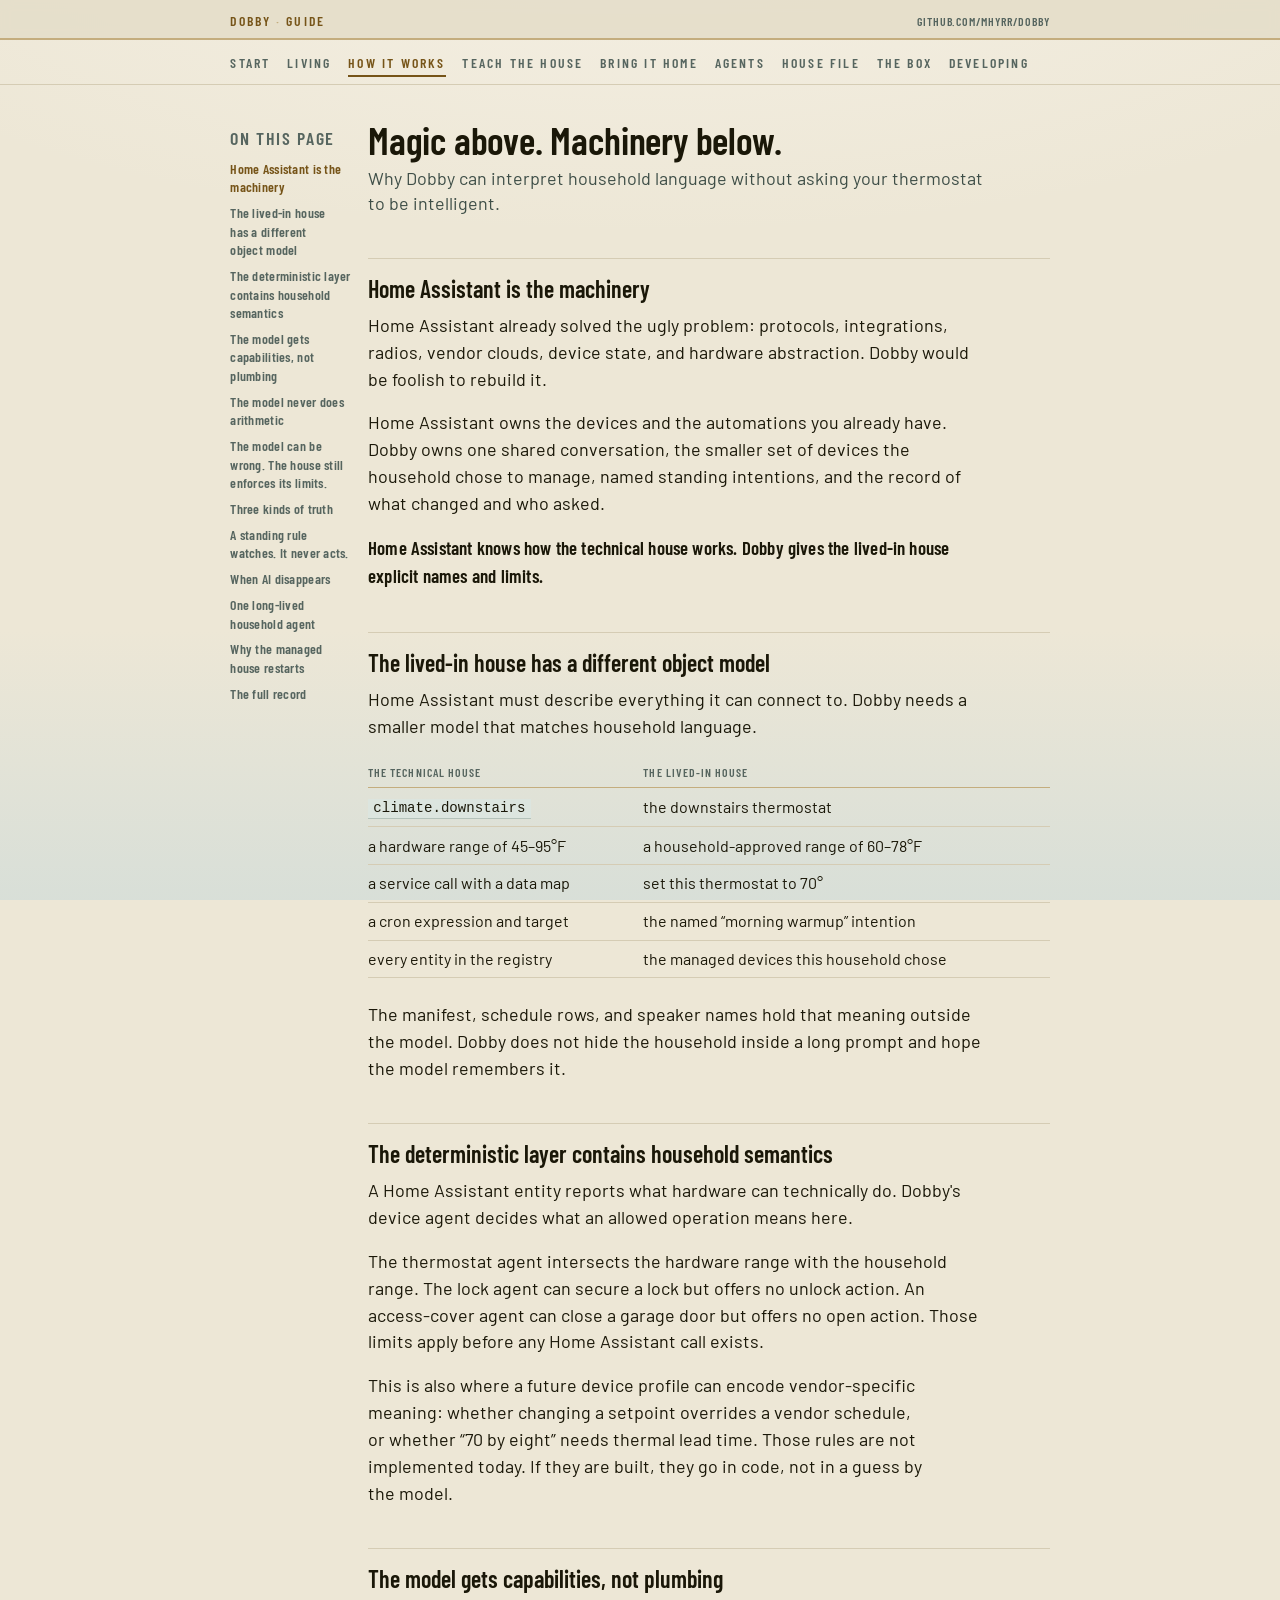
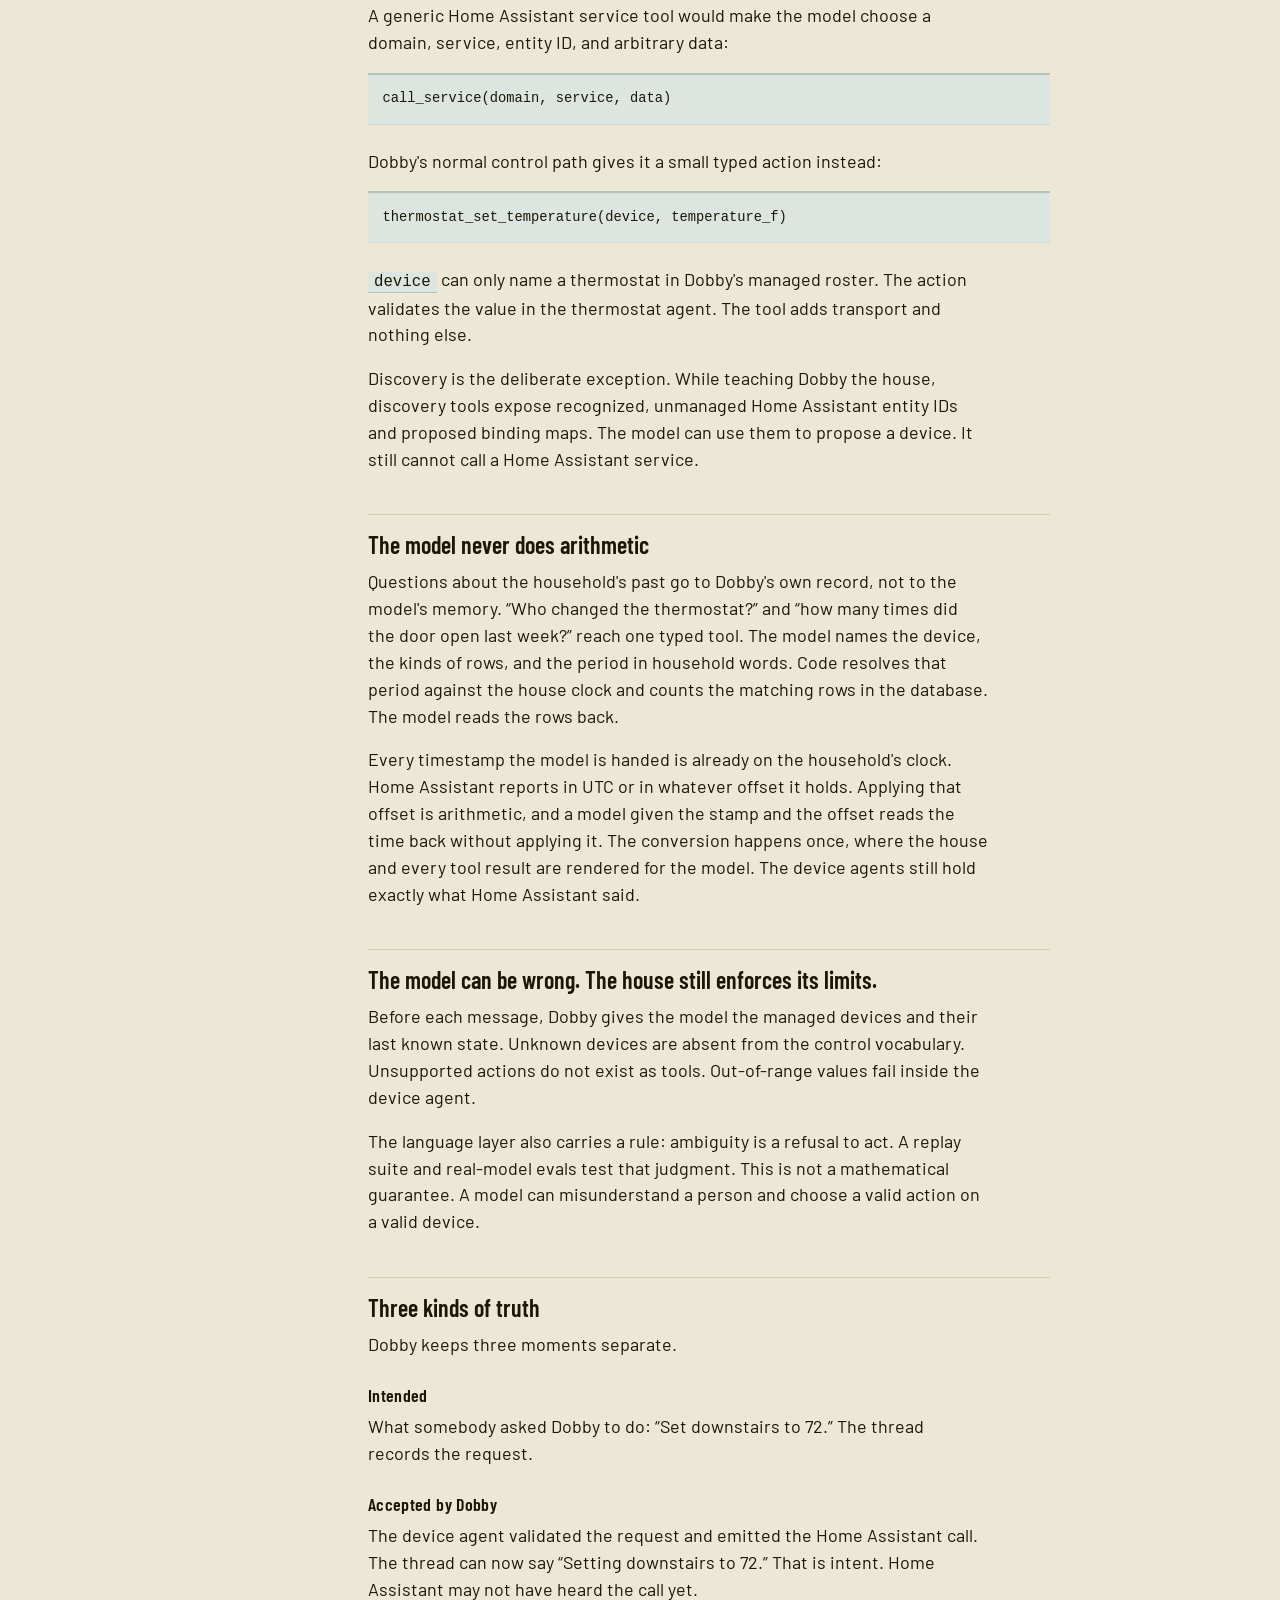
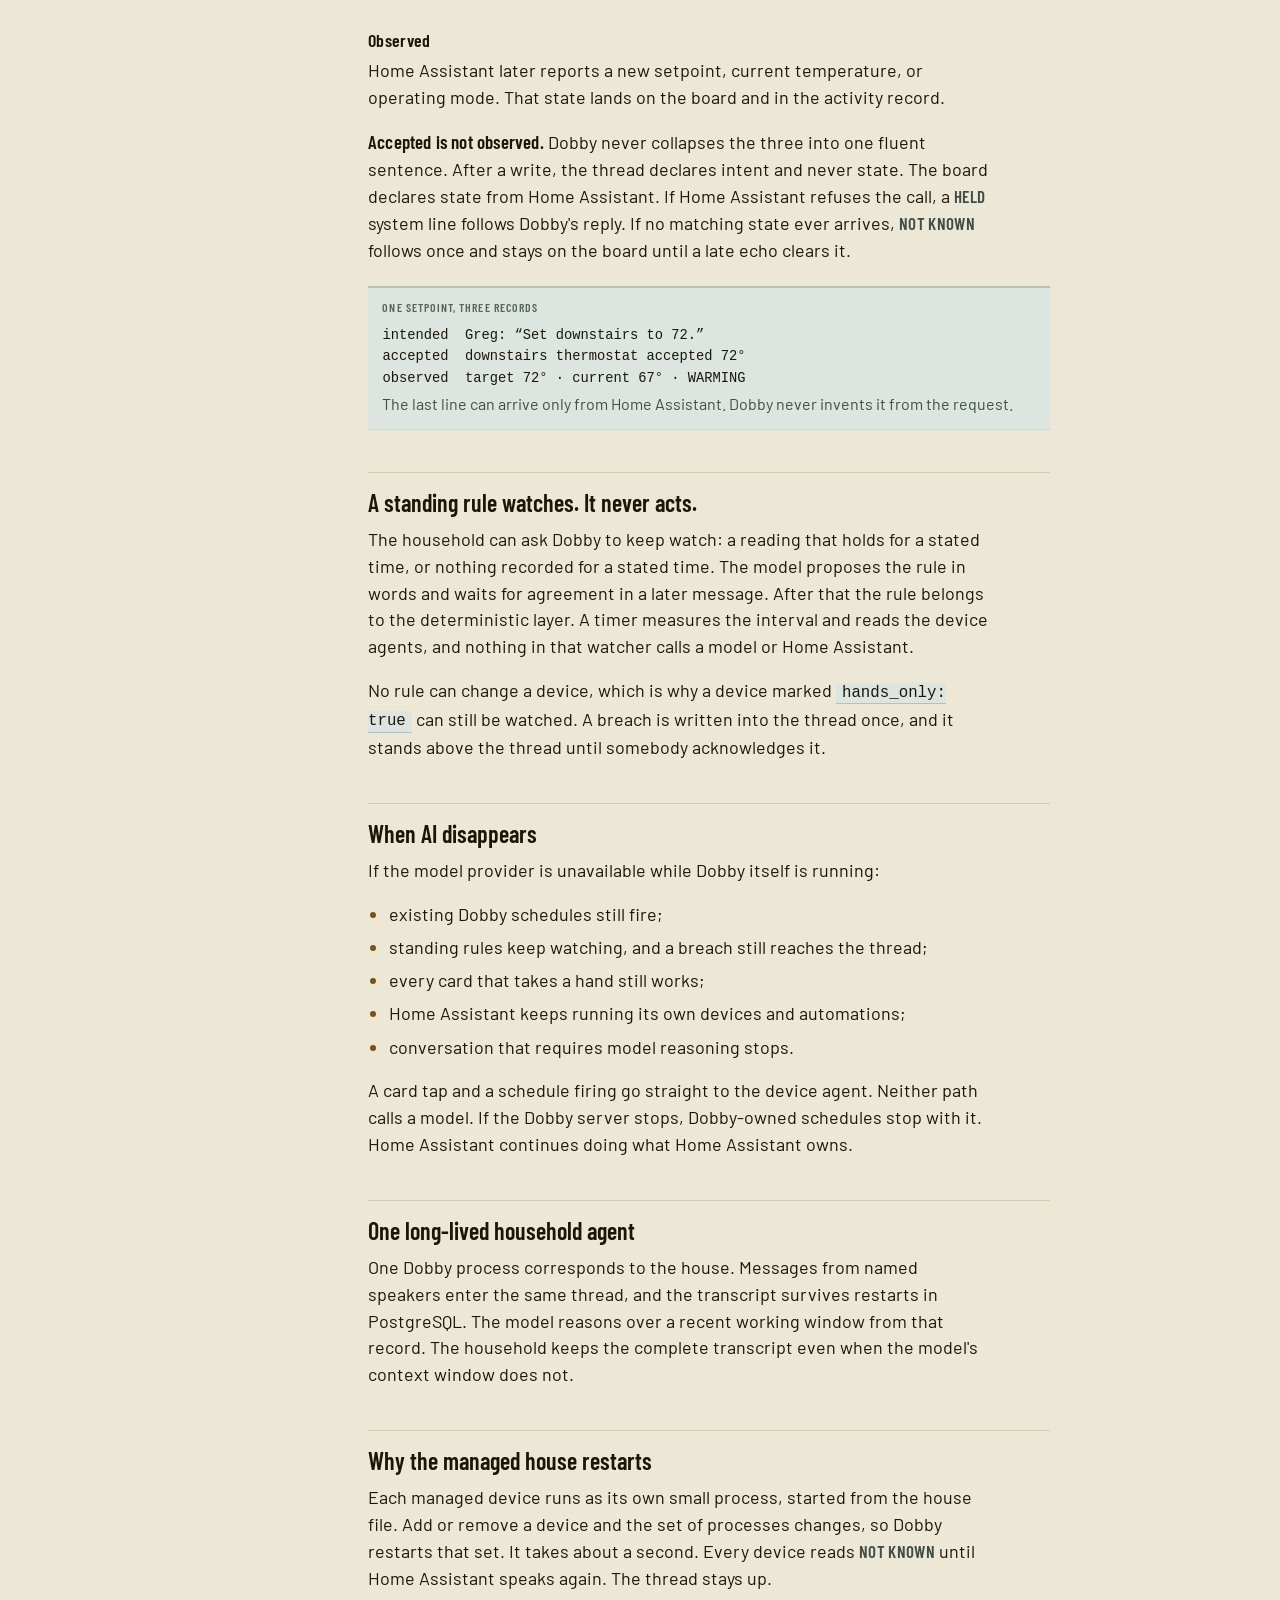
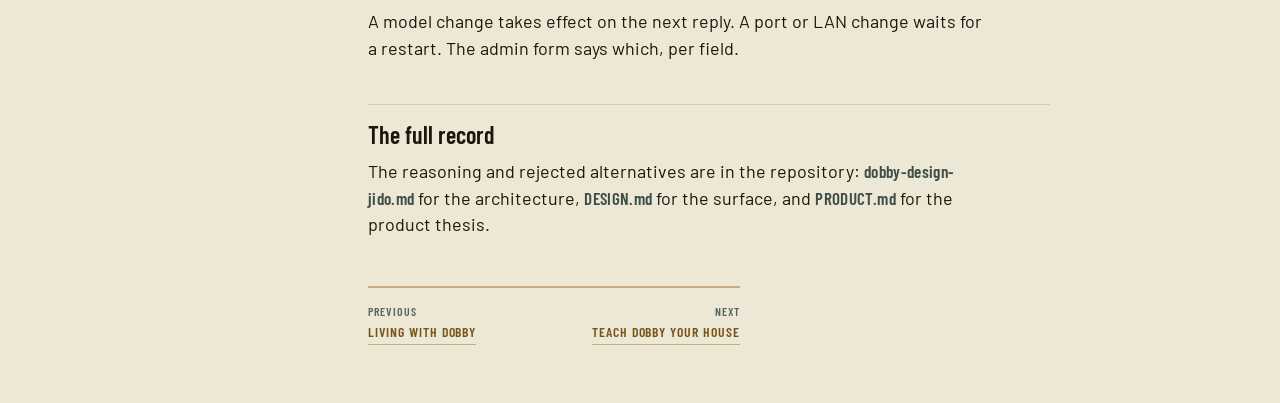
<file: docs/how-it-works.html>
<!doctype html>
<html lang="en">
<head>
<meta charset="utf-8">
<meta name="viewport" content="width=device-width, initial-scale=1">
<title>Magic above. Machinery below. · Dobby</title>
<meta name="description" content="How Dobby puts a house-scoped language model above a deterministic household device layer, with Home Assistant underneath.">
<link rel="icon" href="favicon.svg" type="image/svg+xml">
<link rel="stylesheet" href="dobby.css">
</head>
<body>
<!-- DIRECTION: see index.html · seed 8ac72cfd · The Ledger of Proofs -->
<header class="plate">
  <div class="band">
    <span><a href="index.html">Dobby</a><span class="dot">·</span>Guide</span>
    <a class="who" href="https://github.com/mhyrr/dobby">github.com/mhyrr/dobby</a>
  </div>
</header>

<nav class="rail band" aria-label="Chapters">
  <a href="index.html">Start</a>
  <a href="living.html">Living</a>
  <a href="how-it-works.html" aria-current="page">How it works</a>
  <a href="growing.html">Teach the house</a>
  <a href="running.html">Bring it home</a>
  <a href="agents.html">Agents</a>
  <a href="house.html">House file</a>
  <a href="box.html">The box</a>
  <a href="developing.html">Developing</a>
</nav>

<main class="page">
  <aside class="onpage" aria-label="On this page">
    <p class="label">On this page</p>
  </aside>

  <article>
    <h1>Magic above. Machinery below.</h1>
    <p class="lede">Why Dobby can interpret household language without asking your thermostat to be intelligent.</p>

    <h2 id="layer">Home Assistant is the machinery</h2>
    <p>Home Assistant already solved the ugly problem: protocols, integrations, radios, vendor clouds, device state, and hardware abstraction. Dobby would be foolish to rebuild it.</p>
    <p>Home Assistant owns the devices and the automations you already have. Dobby owns one shared conversation, the smaller set of devices the household chose to manage, named standing intentions, and the record of what changed and who asked.</p>
    <p><strong>Home Assistant knows how the technical house works. Dobby gives the lived-in house explicit names and limits.</strong></p>

    <h2 id="model">The lived-in house has a different object model</h2>
    <p>Home Assistant must describe everything it can connect to. Dobby needs a smaller model that matches household language.</p>

    <div class="table-wrap">
    <table>
      <tr><th>The technical house</th><th>The lived-in house</th></tr>
      <tr><td><code>climate.downstairs</code></td><td>the downstairs thermostat</td></tr>
      <tr><td>a hardware range of 45–95°F</td><td>a household-approved range of 60–78°F</td></tr>
      <tr><td>a service call with a data map</td><td>set this thermostat to 70°</td></tr>
      <tr><td>a cron expression and target</td><td>the named “morning warmup” intention</td></tr>
      <tr><td>every entity in the registry</td><td>the managed devices this household chose</td></tr>
    </table>
    </div>

    <p>The manifest, schedule rows, and speaker names hold that meaning outside the model. Dobby does not hide the household inside a long prompt and hope the model remembers it.</p>

    <h2 id="semantics">The deterministic layer contains household semantics</h2>
    <p>A Home Assistant entity reports what hardware can technically do. Dobby's device agent decides what an allowed operation means here.</p>
    <p>The thermostat agent intersects the hardware range with the household range. The lock agent can secure a lock but offers no unlock action. An access-cover agent can close a garage door but offers no open action. Those limits apply before any Home Assistant call exists.</p>
    <p>This is also where a future device profile can encode vendor-specific meaning: whether changing a setpoint overrides a vendor schedule, or whether “70 by eight” needs thermal lead time. Those rules are not implemented today. If they are built, they go in code, not in a guess by the model.</p>

    <h2 id="vocabulary">The model gets capabilities, not plumbing</h2>
    <p>A generic Home Assistant service tool would make the model choose a domain, service, entity ID, and arbitrary data:</p>
<pre><code>call_service(domain, service, data)</code></pre>
    <p>Dobby's normal control path gives it a small typed action instead:</p>
<pre><code>thermostat_set_temperature(device, temperature_f)</code></pre>
    <p><code>device</code> can only name a thermostat in Dobby's managed roster. The action validates the value in the thermostat agent. The tool adds transport and nothing else.</p>
    <p>Discovery is the deliberate exception. While teaching Dobby the house, discovery tools expose recognized, unmanaged Home Assistant entity IDs and proposed binding maps. The model can use them to propose a device. It still cannot call a Home Assistant service.</p>

    <h2 id="arithmetic">The model never does arithmetic</h2>
    <p>Questions about the household's past go to Dobby's own record, not to the model's memory. “Who changed the thermostat?” and “how many times did the door open last week?” reach one typed tool. The model names the device, the kinds of rows, and the period in household words. Code resolves that period against the house clock and counts the matching rows in the database. The model reads the rows back.</p>
    <p>Every timestamp the model is handed is already on the household's clock. Home Assistant reports in UTC or in whatever offset it holds. Applying that offset is arithmetic, and a model given the stamp and the offset reads the time back without applying it. The conversion happens once, where the house and every tool result are rendered for the model. The device agents still hold exactly what Home Assistant said.</p>

    <h2 id="trust">The model can be wrong. The house still enforces its limits.</h2>
    <p>Before each message, Dobby gives the model the managed devices and their last known state. Unknown devices are absent from the control vocabulary. Unsupported actions do not exist as tools. Out-of-range values fail inside the device agent.</p>
    <p>The language layer also carries a rule: ambiguity is a refusal to act. A replay suite and real-model evals test that judgment. This is not a mathematical guarantee. A model can misunderstand a person and choose a valid action on a valid device.</p>

    <h2 id="truth">Three kinds of truth</h2>
    <p>Dobby keeps three moments separate.</p>

    <h3>Intended</h3>
    <p>What somebody asked Dobby to do: “Set downstairs to 72.” The thread records the request.</p>

    <h3>Accepted by Dobby</h3>
    <p>The device agent validated the request and emitted the Home Assistant call. The thread can now say “Setting downstairs to 72.” That is intent. Home Assistant may not have heard the call yet.</p>

    <h3>Observed</h3>
    <p>Home Assistant later reports a new setpoint, current temperature, or operating mode. That state lands on the board and in the activity record.</p>

    <p><strong>Accepted is not observed.</strong> Dobby never collapses the three into one fluent sentence. After a write, the thread declares intent and never state. The board declares state from Home Assistant. If Home Assistant refuses the call, a <span class="arg">HELD</span> system line follows Dobby's reply. If no matching state ever arrives, <span class="arg">NOT KNOWN</span> follows once and stays on the board until a late echo clears it.</p>

    <div class="proof">
      <p class="label">One setpoint, three records</p>
      <p class="line">intended  Greg: “Set downstairs to 72.”
accepted  downstairs thermostat accepted 72°
observed  target 72° · current 67° · WARMING</p>
      <p class="said">The last line can arrive only from Home Assistant. Dobby never invents it from the request.</p>
    </div>

    <h2 id="rules">A standing rule watches. It never acts.</h2>
    <p>The household can ask Dobby to keep watch: a reading that holds for a stated time, or nothing recorded for a stated time. The model proposes the rule in words and waits for agreement in a later message. After that the rule belongs to the deterministic layer. A timer measures the interval and reads the device agents, and nothing in that watcher calls a model or Home Assistant.</p>
    <p>No rule can change a device, which is why a device marked <code>hands_only: true</code> can still be watched. A breach is written into the thread once, and it stands above the thread until somebody acknowledges it.</p>

    <h2 id="without-model">When AI disappears</h2>
    <p>If the model provider is unavailable while Dobby itself is running:</p>
    <ul>
      <li>existing Dobby schedules still fire;</li>
      <li>standing rules keep watching, and a breach still reaches the thread;</li>
      <li>every card that takes a hand still works;</li>
      <li>Home Assistant keeps running its own devices and automations;</li>
      <li>conversation that requires model reasoning stops.</li>
    </ul>
    <p>A card tap and a schedule firing go straight to the device agent. Neither path calls a model. If the Dobby server stops, Dobby-owned schedules stop with it. Home Assistant continues doing what Home Assistant owns.</p>

    <h2 id="house-agent">One long-lived household agent</h2>
    <p>One Dobby process corresponds to the house. Messages from named speakers enter the same thread, and the transcript survives restarts in PostgreSQL. The model reasons over a recent working window from that record. The household keeps the complete transcript even when the model's context window does not.</p>

    <h2 id="restart">Why the managed house restarts</h2>
    <p>Each managed device runs as its own small process, started from the house file. Add or remove a device and the set of processes changes, so Dobby restarts that set. It takes about a second. Every device reads <span class="arg">NOT KNOWN</span> until Home Assistant speaks again. The thread stays up.</p>
    <p>A model change takes effect on the next reply. A port or LAN change waits for a restart. The admin form says which, per field.</p>

    <h2 id="more">The full record</h2>
    <p>The reasoning and rejected alternatives are in the repository: <span class="arg">dobby-design-jido.md</span> for the architecture, <span class="arg">DESIGN.md</span> for the surface, and <span class="arg">PRODUCT.md</span> for the product thesis.</p>

    <nav class="foot" aria-label="Neighbouring chapters">
      <a class="prev" href="living.html"><small>Previous</small>Living with Dobby</a>
      <a class="next" href="growing.html"><small>Next</small>Teach Dobby your house</a>
    </nav>
  </article>
</main>
<script src="dobby.js"></script>
</body>
</html>
</file>
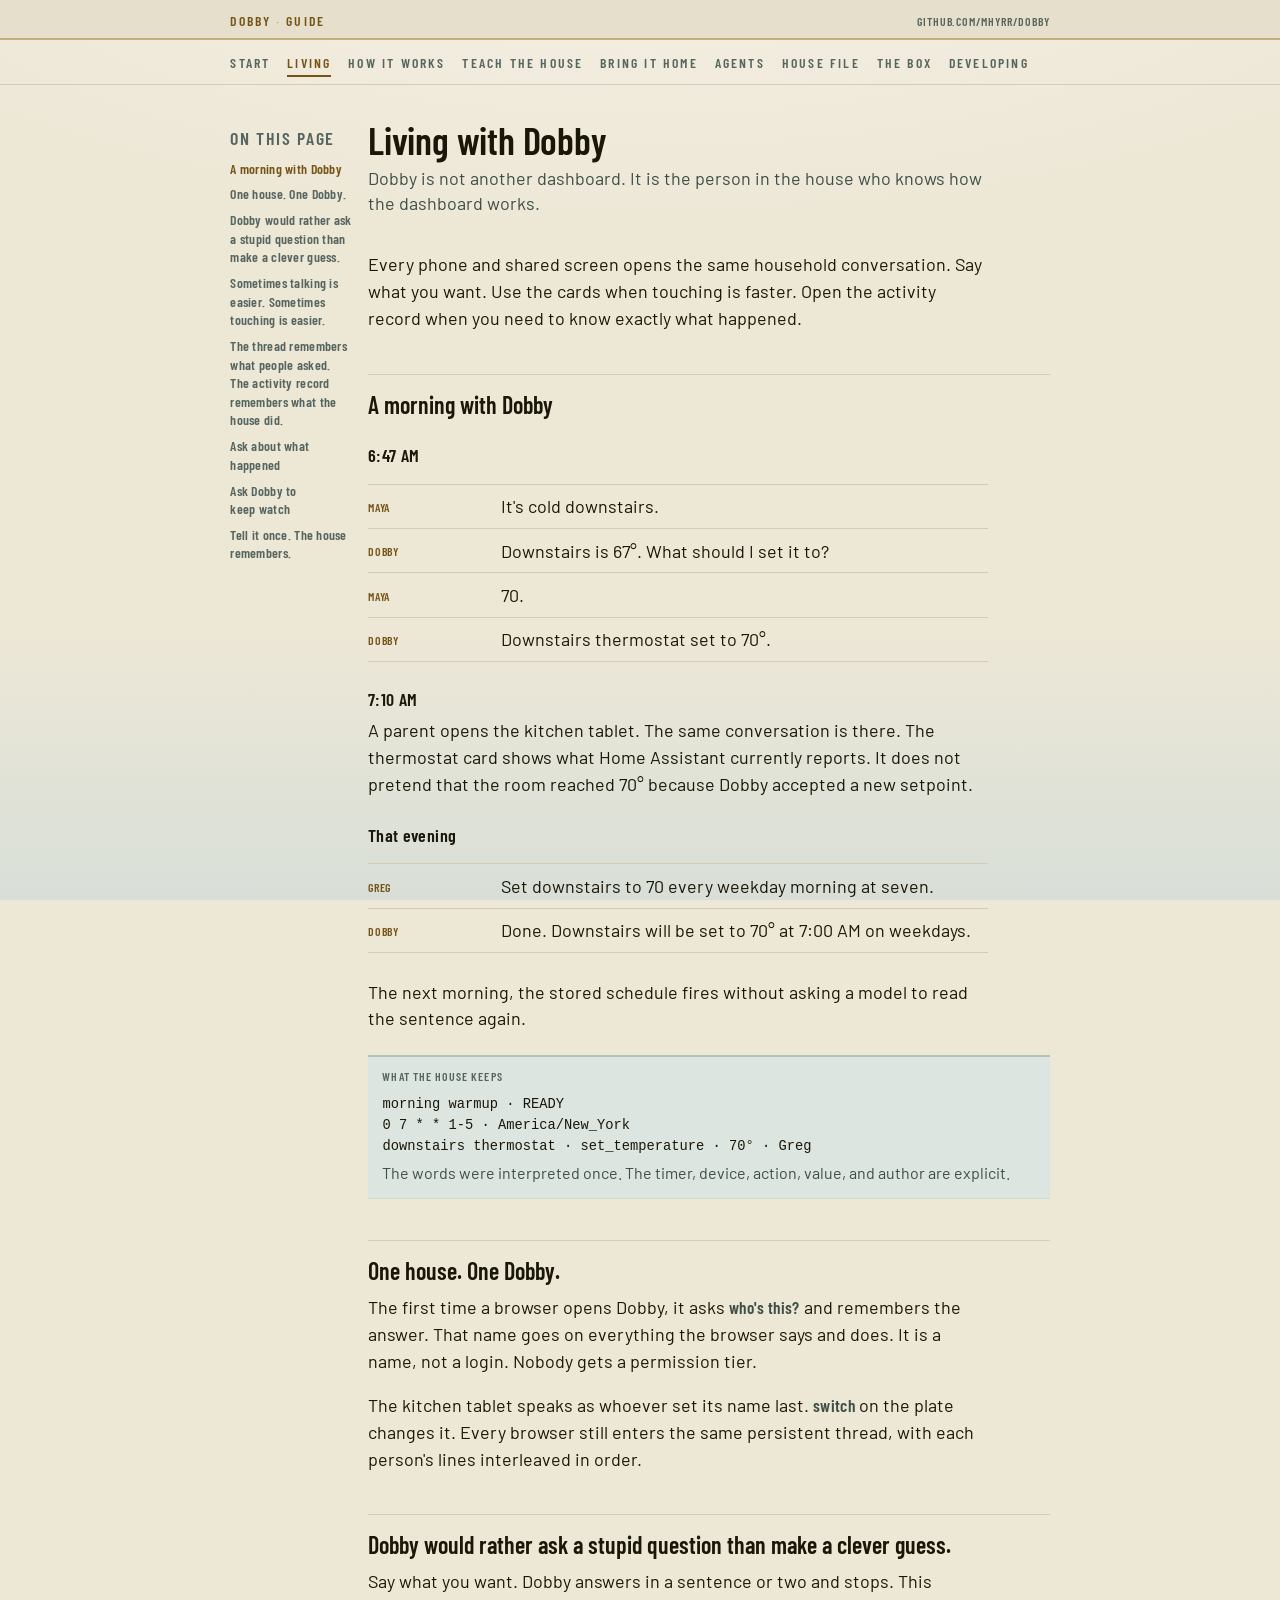
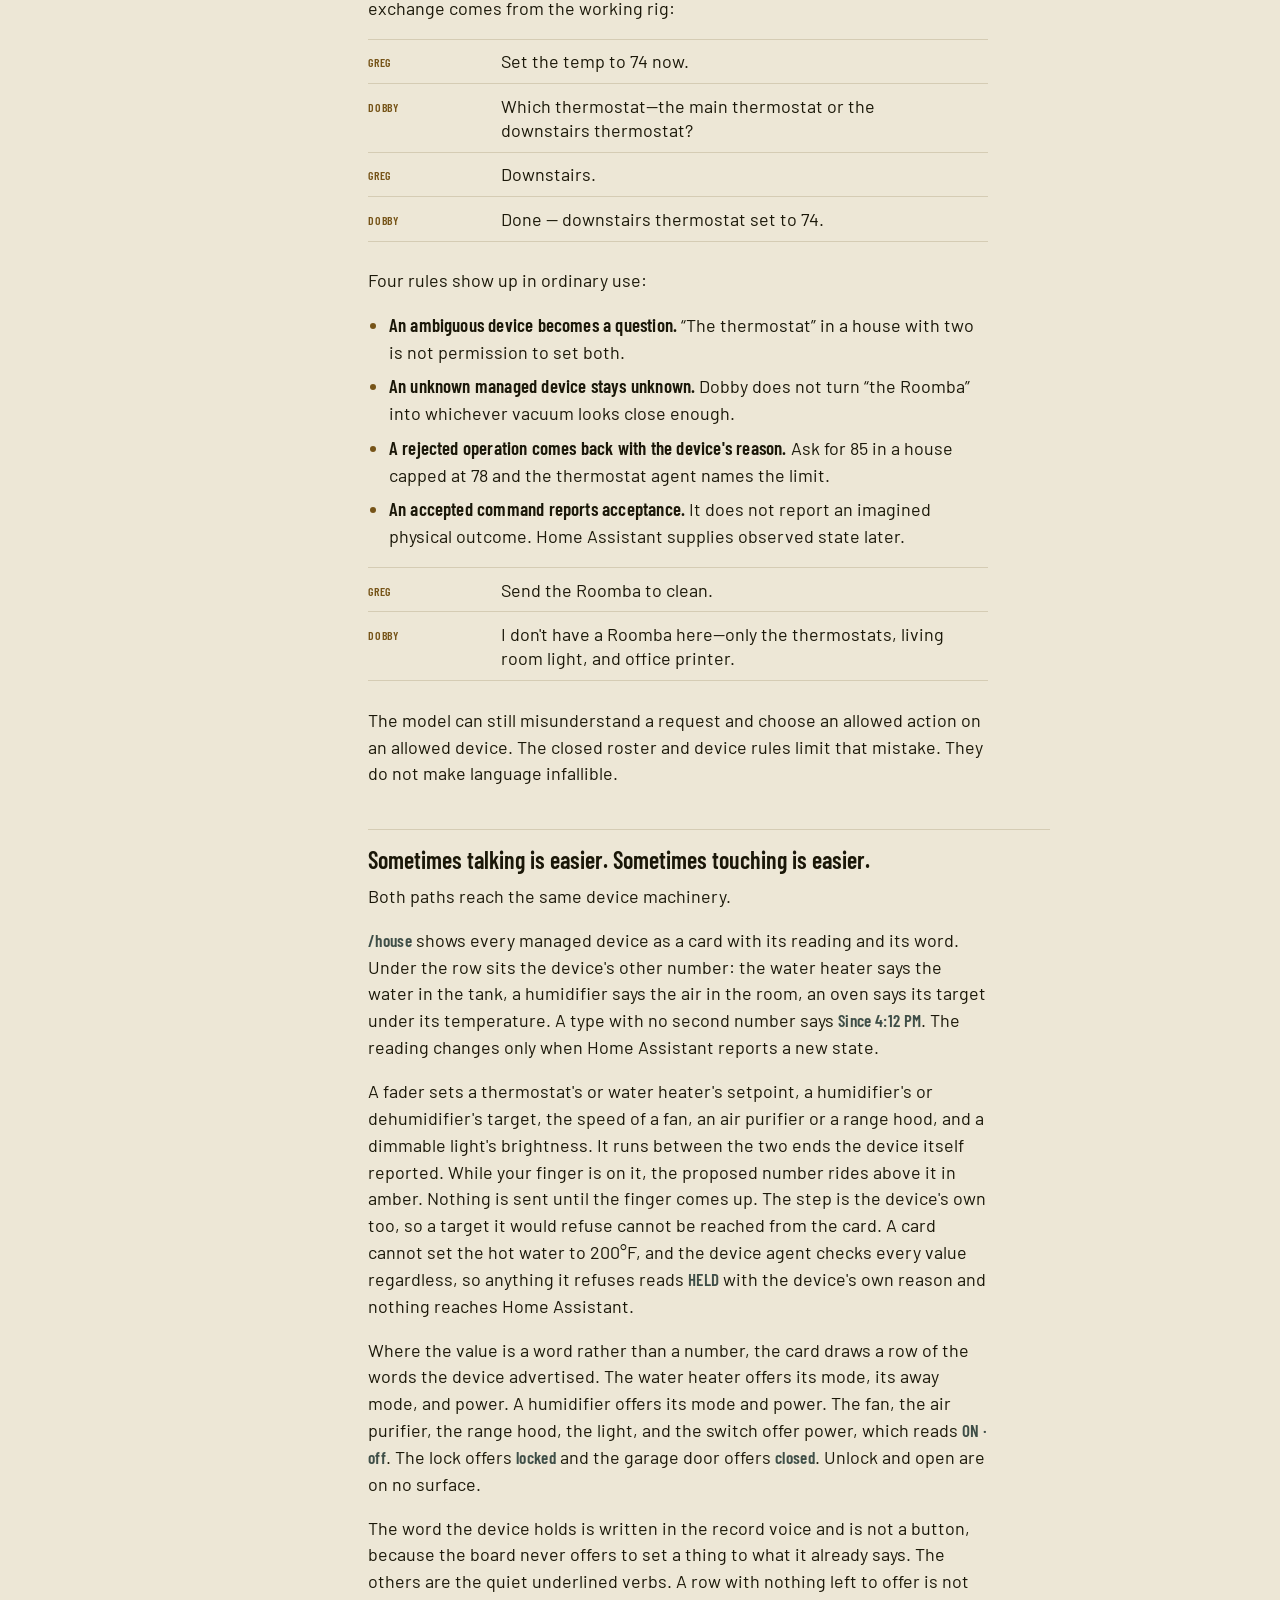
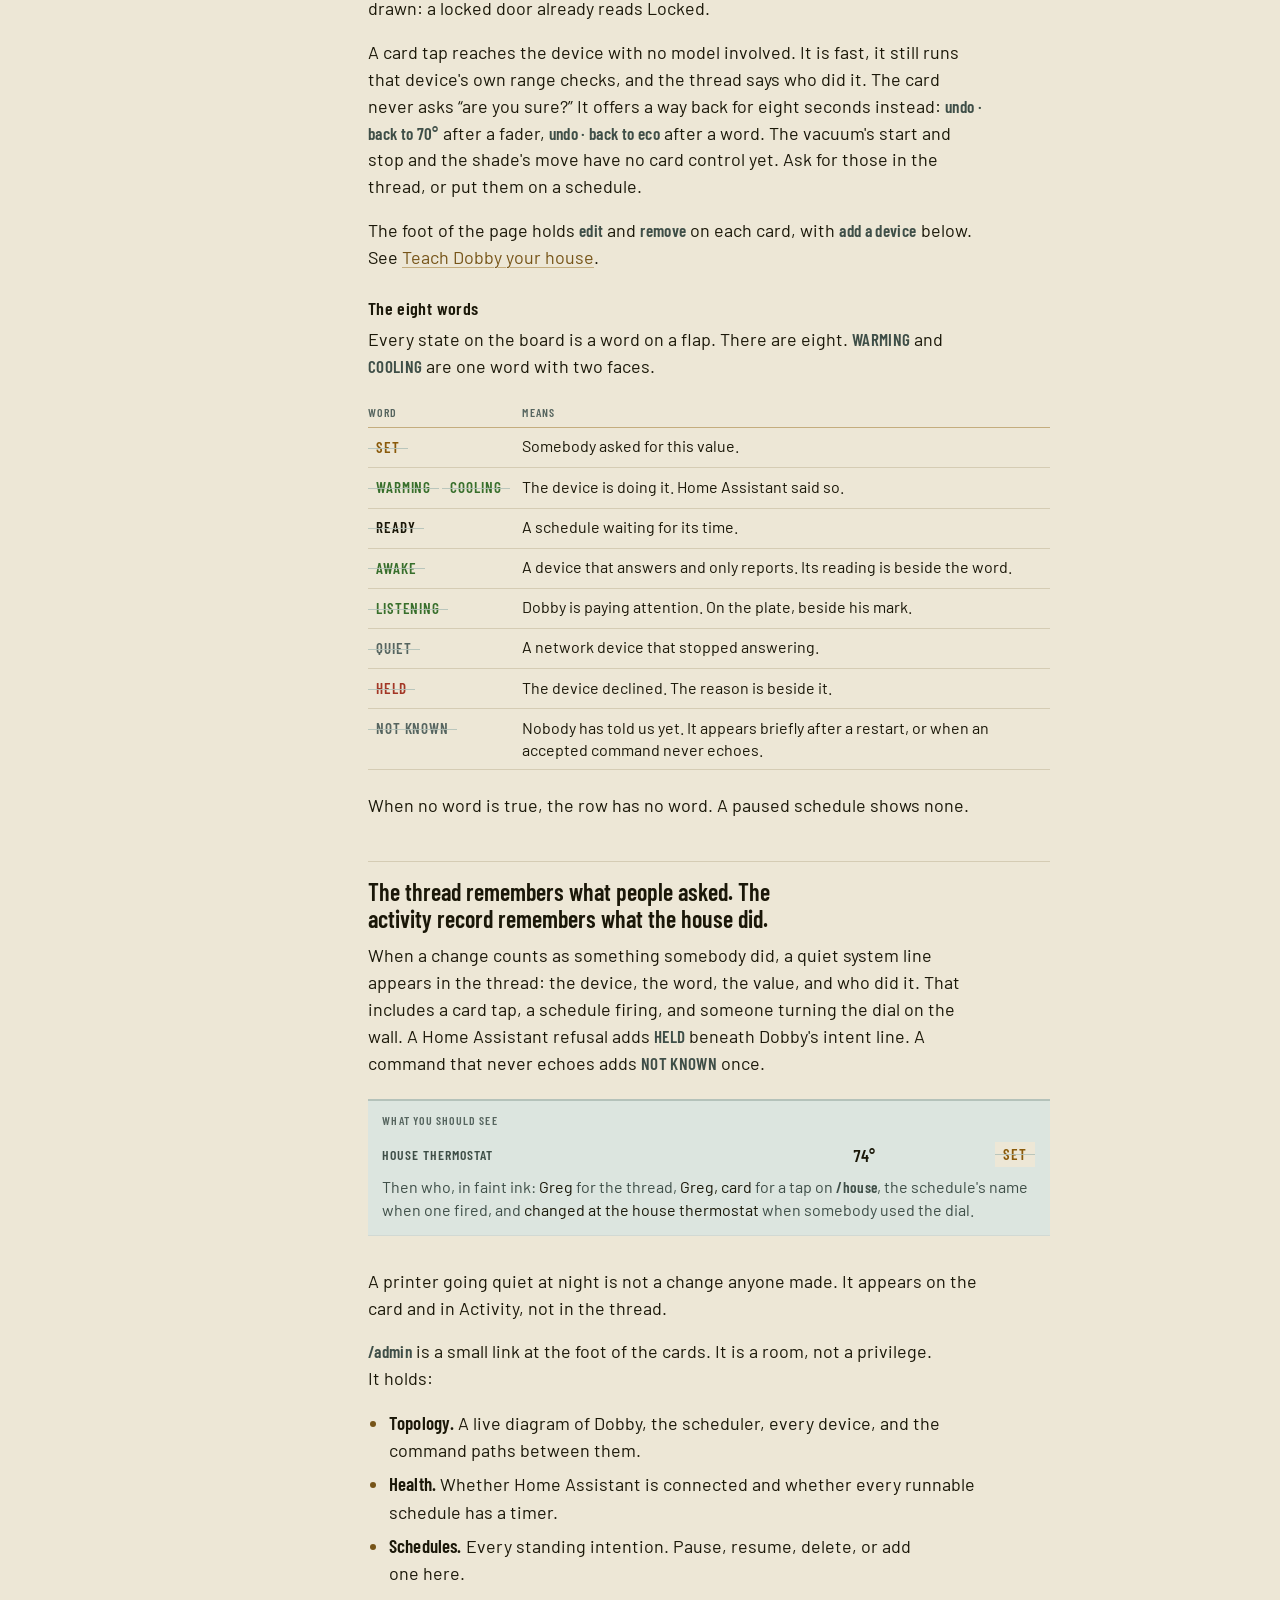
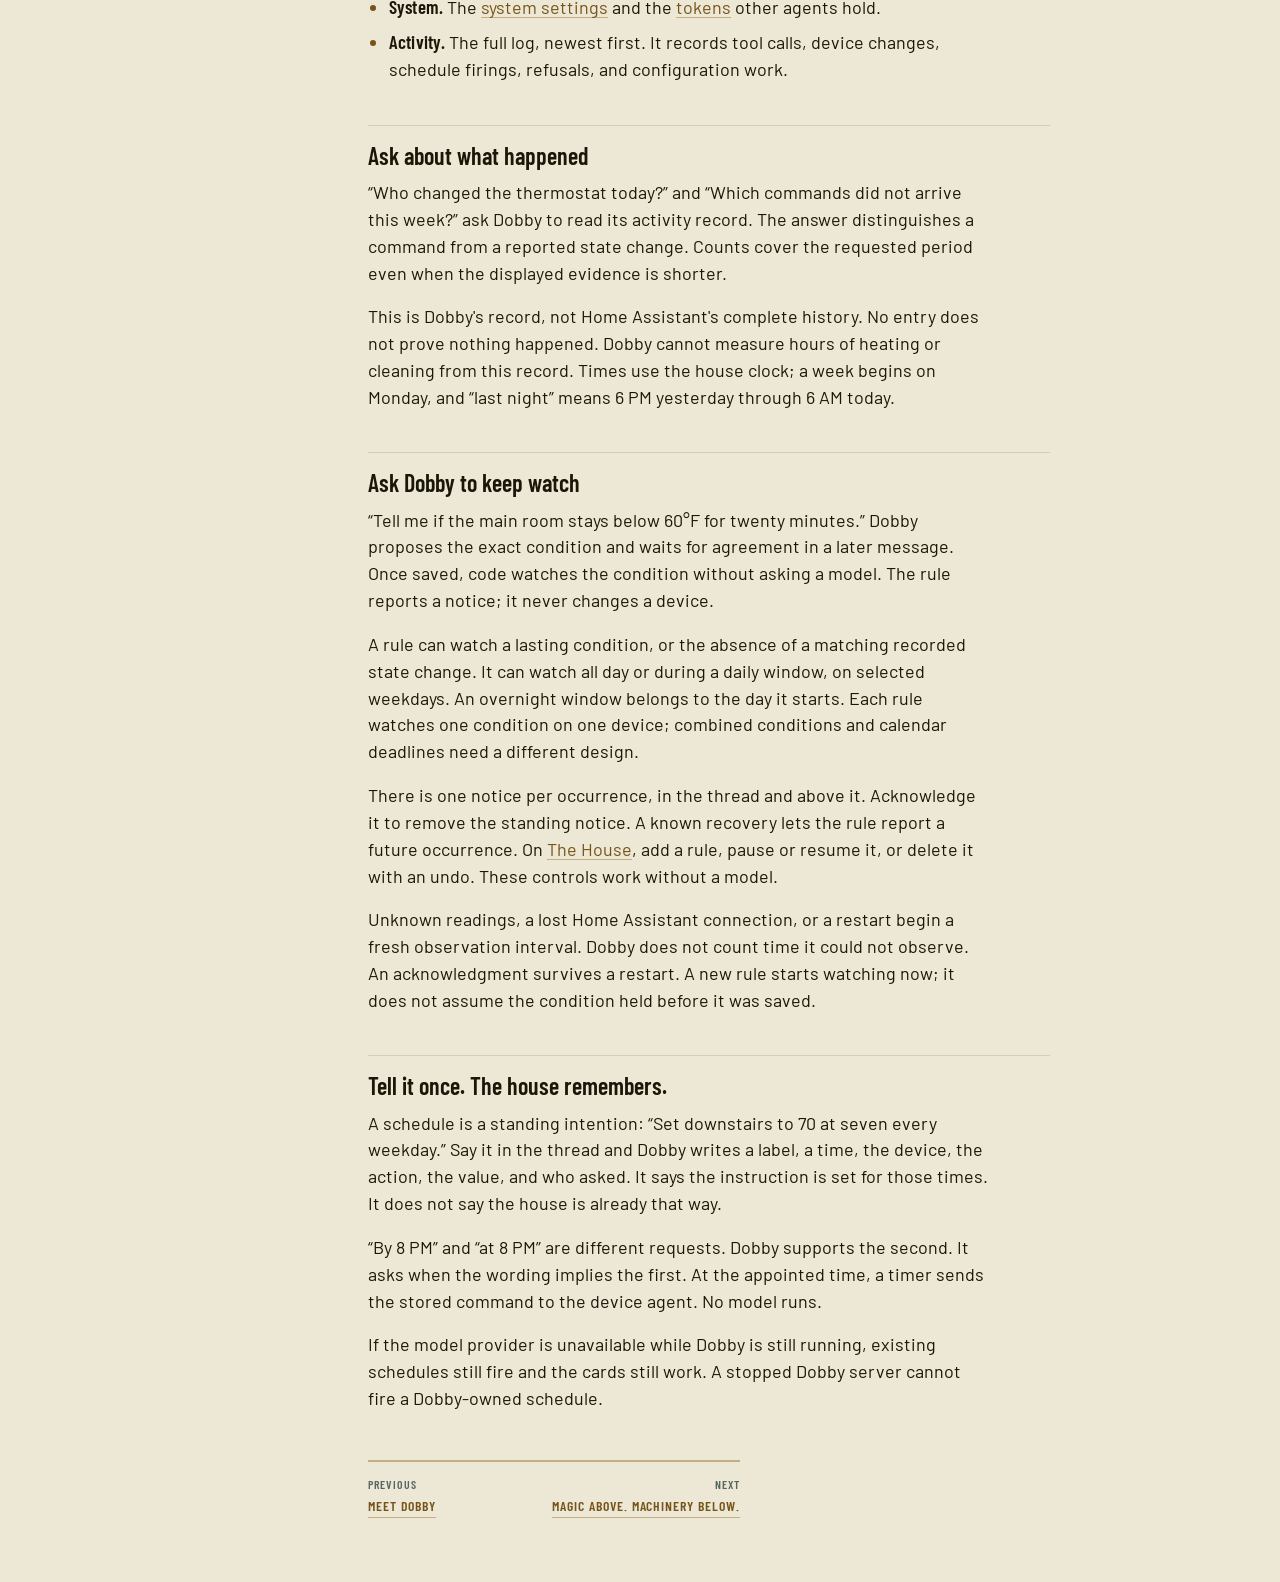
<file: docs/living.html>
<!doctype html>
<html lang="en">
<head>
<meta charset="utf-8">
<meta name="viewport" content="width=device-width, initial-scale=1">
<title>Living with Dobby · Dobby</title>
<meta name="description" content="What one shared Dobby feels like for a household: conversation, direct controls, schedules, and an exact record of what happened.">
<link rel="icon" href="favicon.svg" type="image/svg+xml">
<link rel="stylesheet" href="dobby.css">
</head>
<body>
<!-- DIRECTION: see index.html · seed 8ac72cfd · The Ledger of Proofs -->
<header class="plate">
  <div class="band">
    <span><a href="index.html">Dobby</a><span class="dot">·</span>Guide</span>
    <a class="who" href="https://github.com/mhyrr/dobby">github.com/mhyrr/dobby</a>
  </div>
</header>

<nav class="rail band" aria-label="Chapters">
  <a href="index.html">Start</a>
  <a href="living.html" aria-current="page">Living</a>
  <a href="how-it-works.html">How it works</a>
  <a href="growing.html">Teach the house</a>
  <a href="running.html">Bring it home</a>
  <a href="agents.html">Agents</a>
  <a href="house.html">House file</a>
  <a href="box.html">The box</a>
  <a href="developing.html">Developing</a>
</nav>

<main class="page">
  <aside class="onpage" aria-label="On this page">
    <p class="label">On this page</p>
  </aside>

  <article>
    <h1>Living with Dobby</h1>
    <p class="lede">Dobby is not another dashboard. It is the person in the house who knows how the dashboard works.</p>

    <p>Every phone and shared screen opens the same household conversation. Say what you want. Use the cards when touching is faster. Open the activity record when you need to know exactly what happened.</p>

    <h2 id="morning">A morning with Dobby</h2>
    <h3>6:47 AM</h3>
    <ul class="thread">
      <li><span class="who">Maya</span><p class="say">It's cold downstairs.</p></li>
      <li><span class="who">Dobby</span><p class="say">Downstairs is 67°. What should I set it to?</p></li>
      <li><span class="who">Maya</span><p class="say">70.</p></li>
      <li><span class="who">Dobby</span><p class="say">Downstairs thermostat set to 70°.</p></li>
    </ul>

    <h3>7:10 AM</h3>
    <p>A parent opens the kitchen tablet. The same conversation is there. The thermostat card shows what Home Assistant currently reports. It does not pretend that the room reached 70° because Dobby accepted a new setpoint.</p>

    <h3>That evening</h3>
    <ul class="thread">
      <li><span class="who">Greg</span><p class="say">Set downstairs to 70 every weekday morning at seven.</p></li>
      <li><span class="who">Dobby</span><p class="say">Done. Downstairs will be set to 70° at 7:00 AM on weekdays.</p></li>
    </ul>
    <p>The next morning, the stored schedule fires without asking a model to read the sentence again.</p>

    <div class="proof">
      <p class="label">What the house keeps</p>
      <p class="line">morning warmup · READY
0 7 * * 1-5 · America/New_York
downstairs thermostat · set_temperature · 70° · Greg</p>
      <p class="said">The words were interpreted once. The timer, device, action, value, and author are explicit.</p>
    </div>

    <h2 id="one-house">One house. One Dobby.</h2>
    <p>The first time a browser opens Dobby, it asks <span class="arg">who's this?</span> and remembers the answer. That name goes on everything the browser says and does. It is a name, not a login. Nobody gets a permission tier.</p>
    <p>The kitchen tablet speaks as whoever set its name last. <span class="arg">switch</span> on the plate changes it. Every browser still enters the same persistent thread, with each person's lines interleaved in order.</p>

    <h2 id="thread">Dobby would rather ask a stupid question than make a clever guess.</h2>
    <p>Say what you want. Dobby answers in a sentence or two and stops. This exchange comes from the working rig:</p>

    <ul class="thread">
      <li><span class="who">Greg</span><p class="say">Set the temp to 74 now.</p></li>
      <li><span class="who">Dobby</span><p class="say">Which thermostat—the main thermostat or the downstairs thermostat?</p></li>
      <li><span class="who">Greg</span><p class="say">Downstairs.</p></li>
      <li><span class="who">Dobby</span><p class="say">Done — downstairs thermostat set to 74.</p></li>
    </ul>

    <p>Four rules show up in ordinary use:</p>
    <ul>
      <li><strong>An ambiguous device becomes a question.</strong> “The thermostat” in a house with two is not permission to set both.</li>
      <li><strong>An unknown managed device stays unknown.</strong> Dobby does not turn “the Roomba” into whichever vacuum looks close enough.</li>
      <li><strong>A rejected operation comes back with the device's reason.</strong> Ask for 85 in a house capped at 78 and the thermostat agent names the limit.</li>
      <li><strong>An accepted command reports acceptance.</strong> It does not report an imagined physical outcome. Home Assistant supplies observed state later.</li>
    </ul>

    <ul class="thread">
      <li><span class="who">Greg</span><p class="say">Send the Roomba to clean.</p></li>
      <li><span class="who">Dobby</span><p class="say">I don't have a Roomba here—only the thermostats, living room light, and office printer.</p></li>
    </ul>

    <p>The model can still misunderstand a request and choose an allowed action on an allowed device. The closed roster and device rules limit that mistake. They do not make language infallible.</p>

    <h2 id="house">Sometimes talking is easier. Sometimes touching is easier.</h2>
    <p>Both paths reach the same device machinery.</p>
    <p><span class="arg">/house</span> shows every managed device as a card with its reading and its word. Under the row sits the device's other number: the water heater says the water in the tank, a humidifier says the air in the room, an oven says its target under its temperature. A type with no second number says <span class="arg">Since 4:12 PM</span>. The reading changes only when Home Assistant reports a new state.</p>
    <p>A fader sets a thermostat's or water heater's setpoint, a humidifier's or dehumidifier's target, the speed of a fan, an air purifier or a range hood, and a dimmable light's brightness. It runs between the two ends the device itself reported. While your finger is on it, the proposed number rides above it in amber. Nothing is sent until the finger comes up. The step is the device's own too, so a target it would refuse cannot be reached from the card. A card cannot set the hot water to 200°F, and the device agent checks every value regardless, so anything it refuses reads <span class="arg">HELD</span> with the device's own reason and nothing reaches Home Assistant.</p>
    <p>Where the value is a word rather than a number, the card draws a row of the words the device advertised. The water heater offers its mode, its away mode, and power. A humidifier offers its mode and power. The fan, the air purifier, the range hood, the light, and the switch offer power, which reads <span class="arg">ON · off</span>. The lock offers <span class="arg">locked</span> and the garage door offers <span class="arg">closed</span>. Unlock and open are on no surface.</p>
    <p>The word the device holds is written in the record voice and is not a button, because the board never offers to set a thing to what it already says. The others are the quiet underlined verbs. A row with nothing left to offer is not drawn: a locked door already reads Locked.</p>
    <p>A card tap reaches the device with no model involved. It is fast, it still runs that device's own range checks, and the thread says who did it. The card never asks “are you sure?” It offers a way back for eight seconds instead: <span class="arg">undo · back to 70°</span> after a fader, <span class="arg">undo · back to eco</span> after a word. The vacuum's start and stop and the shade's move have no card control yet. Ask for those in the thread, or put them on a schedule.</p>
    <p>The foot of the page holds <span class="arg">edit</span> and <span class="arg">remove</span> on each card, with <span class="arg">add a device</span> below. See <a href="growing.html">Teach Dobby your house</a>.</p>

    <h3 id="words">The eight words</h3>
    <p>Every state on the board is a word on a flap. There are eight. <span class="arg">WARMING</span> and <span class="arg">COOLING</span> are one word with two faces.</p>

    <div class="table-wrap">
    <table>
      <tr><th>Word</th><th>Means</th></tr>
      <tr><td><span class="flap" data-st="set">Set</span></td><td>Somebody asked for this value.</td></tr>
      <tr><td><span class="flap" data-st="acting">Warming</span> <span class="flap" data-st="acting">Cooling</span></td><td>The device is doing it. Home Assistant said so.</td></tr>
      <tr><td><span class="flap" data-st="expected">Ready</span></td><td>A schedule waiting for its time.</td></tr>
      <tr><td><span class="flap" data-st="acting">Awake</span></td><td>A device that answers and only reports. Its reading is beside the word.</td></tr>
      <tr><td><span class="flap" data-st="acting">Listening</span></td><td>Dobby is paying attention. On the plate, beside his mark.</td></tr>
      <tr><td><span class="flap" data-st="silent">Quiet</span></td><td>A network device that stopped answering.</td></tr>
      <tr><td><span class="flap" data-st="refused">Held</span></td><td>The device declined. The reason is beside it.</td></tr>
      <tr><td><span class="flap" data-st="silent">Not known</span></td><td>Nobody has told us yet. It appears briefly after a restart, or when an accepted command never echoes.</td></tr>
    </table>
    </div>

    <p>When no word is true, the row has no word. A paused schedule shows none.</p>

    <h2 id="admin">The thread remembers what people asked. The activity record remembers what the house did.</h2>
    <p>When a change counts as something somebody did, a quiet system line appears in the thread: the device, the word, the value, and who did it. That includes a card tap, a schedule firing, and someone turning the dial on the wall. A Home Assistant refusal adds <span class="arg">HELD</span> beneath Dobby's intent line. A command that never echoes adds <span class="arg">NOT KNOWN</span> once.</p>

    <div class="proof">
      <p class="label">What you should see</p>
      <div class="row"><span class="name">house thermostat</span><span class="val">74°</span><span class="st flap" data-st="set">Set</span></div>
      <p class="said">Then who, in faint ink: <b>Greg</b> for the thread, <b>Greg, card</b> for a tap on <span class="arg">/house</span>, the schedule's name when one fired, and <b>changed at the house thermostat</b> when somebody used the dial.</p>
    </div>

    <p>A printer going quiet at night is not a change anyone made. It appears on the card and in Activity, not in the thread.</p>
    <p><span class="arg">/admin</span> is a small link at the foot of the cards. It is a room, not a privilege. It holds:</p>
    <ul>
      <li><strong>Topology.</strong> A live diagram of Dobby, the scheduler, every device, and the command paths between them.</li>
      <li><strong>Health.</strong> Whether Home Assistant is connected and whether every runnable schedule has a timer.</li>
      <li><strong>Schedules.</strong> Every standing intention. Pause, resume, delete, or add one here.</li>
      <li><strong>System.</strong> The <a href="house.html#system">system settings</a> and the <a href="agents.html">tokens</a> other agents hold.</li>
      <li><strong>Activity.</strong> The full log, newest first. It records tool calls, device changes, schedule firings, refusals, and configuration work.</li>
    </ul>

    <h2 id="history">Ask about what happened</h2>
    <p>“Who changed the thermostat today?” and “Which commands did not arrive this week?” ask Dobby to read its activity record. The answer distinguishes a command from a reported state change. Counts cover the requested period even when the displayed evidence is shorter.</p>
    <p>This is Dobby's record, not Home Assistant's complete history. No entry does not prove nothing happened. Dobby cannot measure hours of heating or cleaning from this record. Times use the house clock; a week begins on Monday, and “last night” means 6 PM yesterday through 6 AM today.</p>

    <h2 id="rules">Ask Dobby to keep watch</h2>
    <p>“Tell me if the main room stays below 60°F for twenty minutes.” Dobby proposes the exact condition and waits for agreement in a later message. Once saved, code watches the condition without asking a model. The rule reports a notice; it never changes a device.</p>
    <p>A rule can watch a lasting condition, or the absence of a matching recorded state change. It can watch all day or during a daily window, on selected weekdays. An overnight window belongs to the day it starts. Each rule watches one condition on one device; combined conditions and calendar deadlines need a different design.</p>
    <p>There is one notice per occurrence, in the thread and above it. Acknowledge it to remove the standing notice. A known recovery lets the rule report a future occurrence. On <a href="house.html#rules">The House</a>, add a rule, pause or resume it, or delete it with an undo. These controls work without a model.</p>
    <p>Unknown readings, a lost Home Assistant connection, or a restart begin a fresh observation interval. Dobby does not count time it could not observe. An acknowledgment survives a restart. A new rule starts watching now; it does not assume the condition held before it was saved.</p>

    <h2 id="schedules">Tell it once. The house remembers.</h2>
    <p>A schedule is a standing intention: “Set downstairs to 70 at seven every weekday.” Say it in the thread and Dobby writes a label, a time, the device, the action, the value, and who asked. It says the instruction is set for those times. It does not say the house is already that way.</p>
    <p>“By 8 PM” and “at 8 PM” are different requests. Dobby supports the second. It asks when the wording implies the first. At the appointed time, a timer sends the stored command to the device agent. No model runs.</p>
    <p>If the model provider is unavailable while Dobby is still running, existing schedules still fire and the cards still work. A stopped Dobby server cannot fire a Dobby-owned schedule.</p>

    <nav class="foot" aria-label="Neighbouring chapters">
      <a class="prev" href="index.html"><small>Previous</small>Meet Dobby</a>
      <a class="next" href="how-it-works.html"><small>Next</small>Magic above. Machinery below.</a>
    </nav>
  </article>
</main>
<script src="dobby.js"></script>
</body>
</html>
</file>
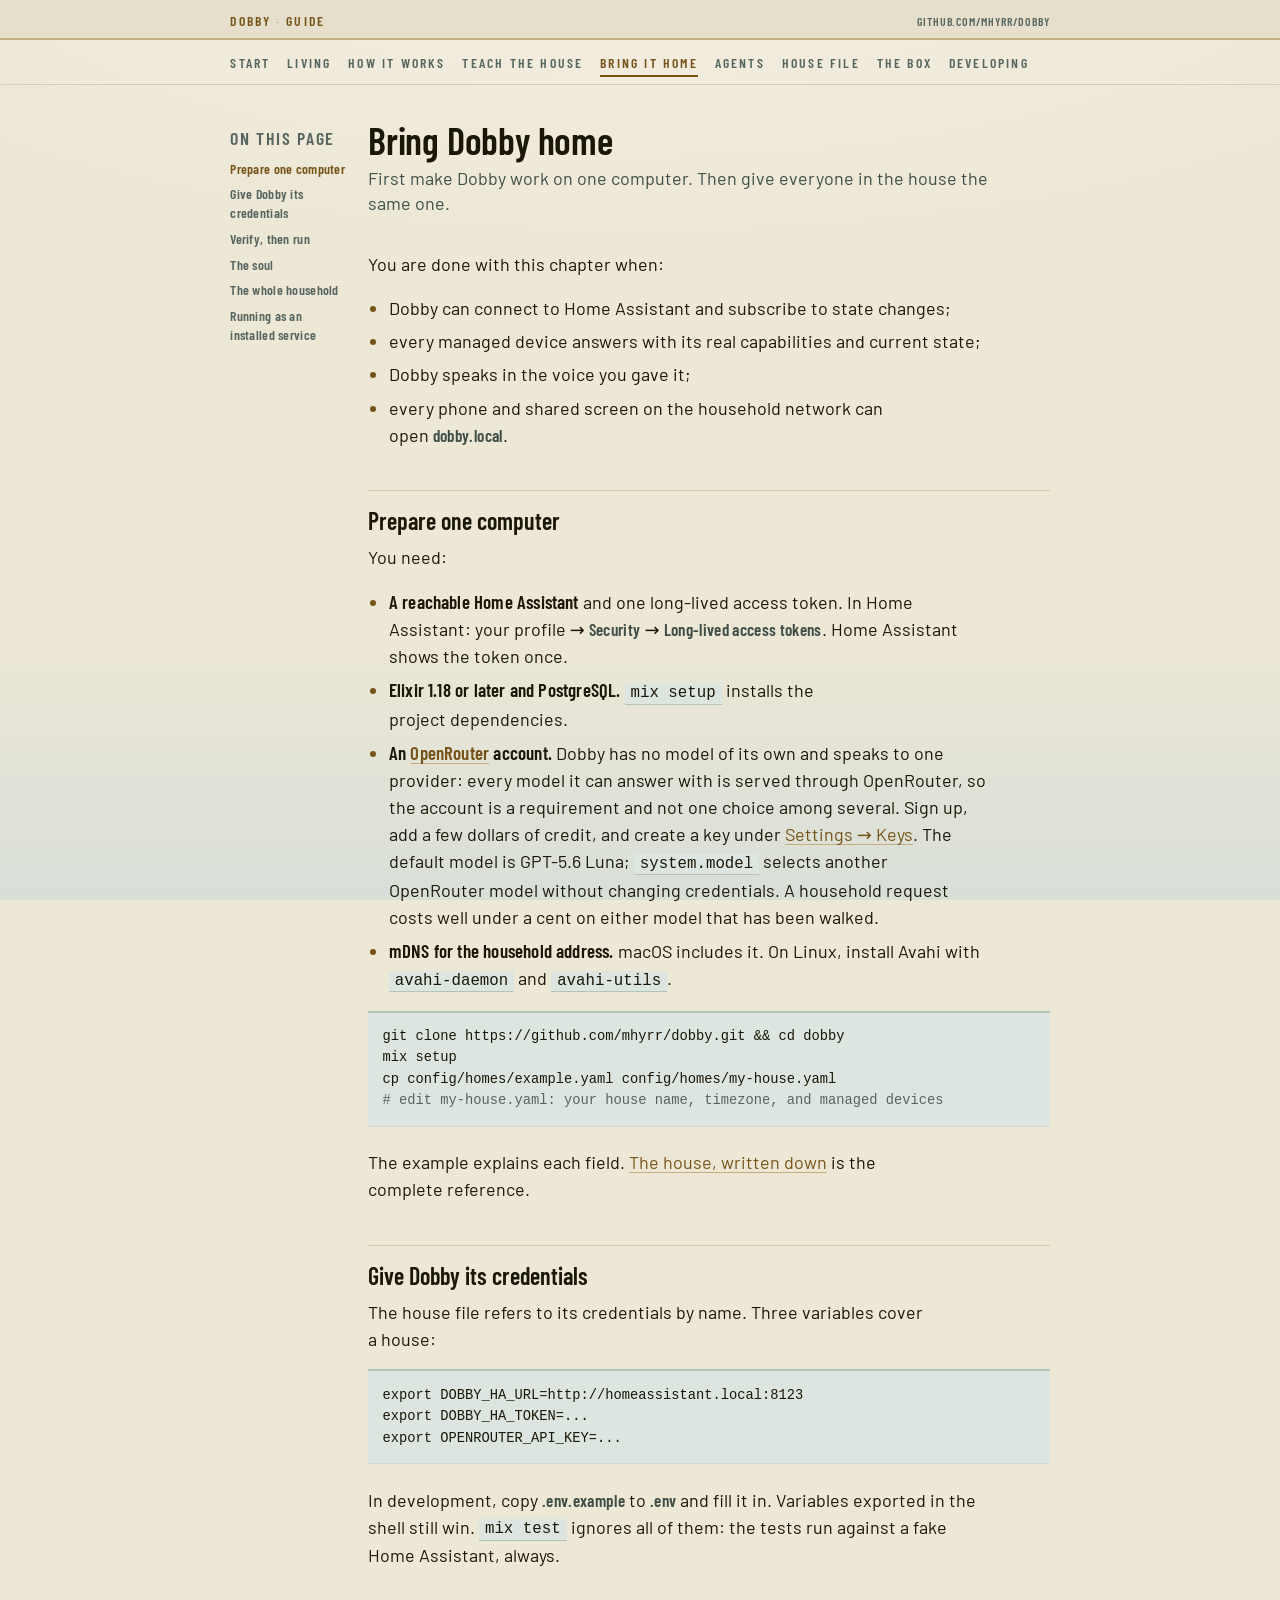
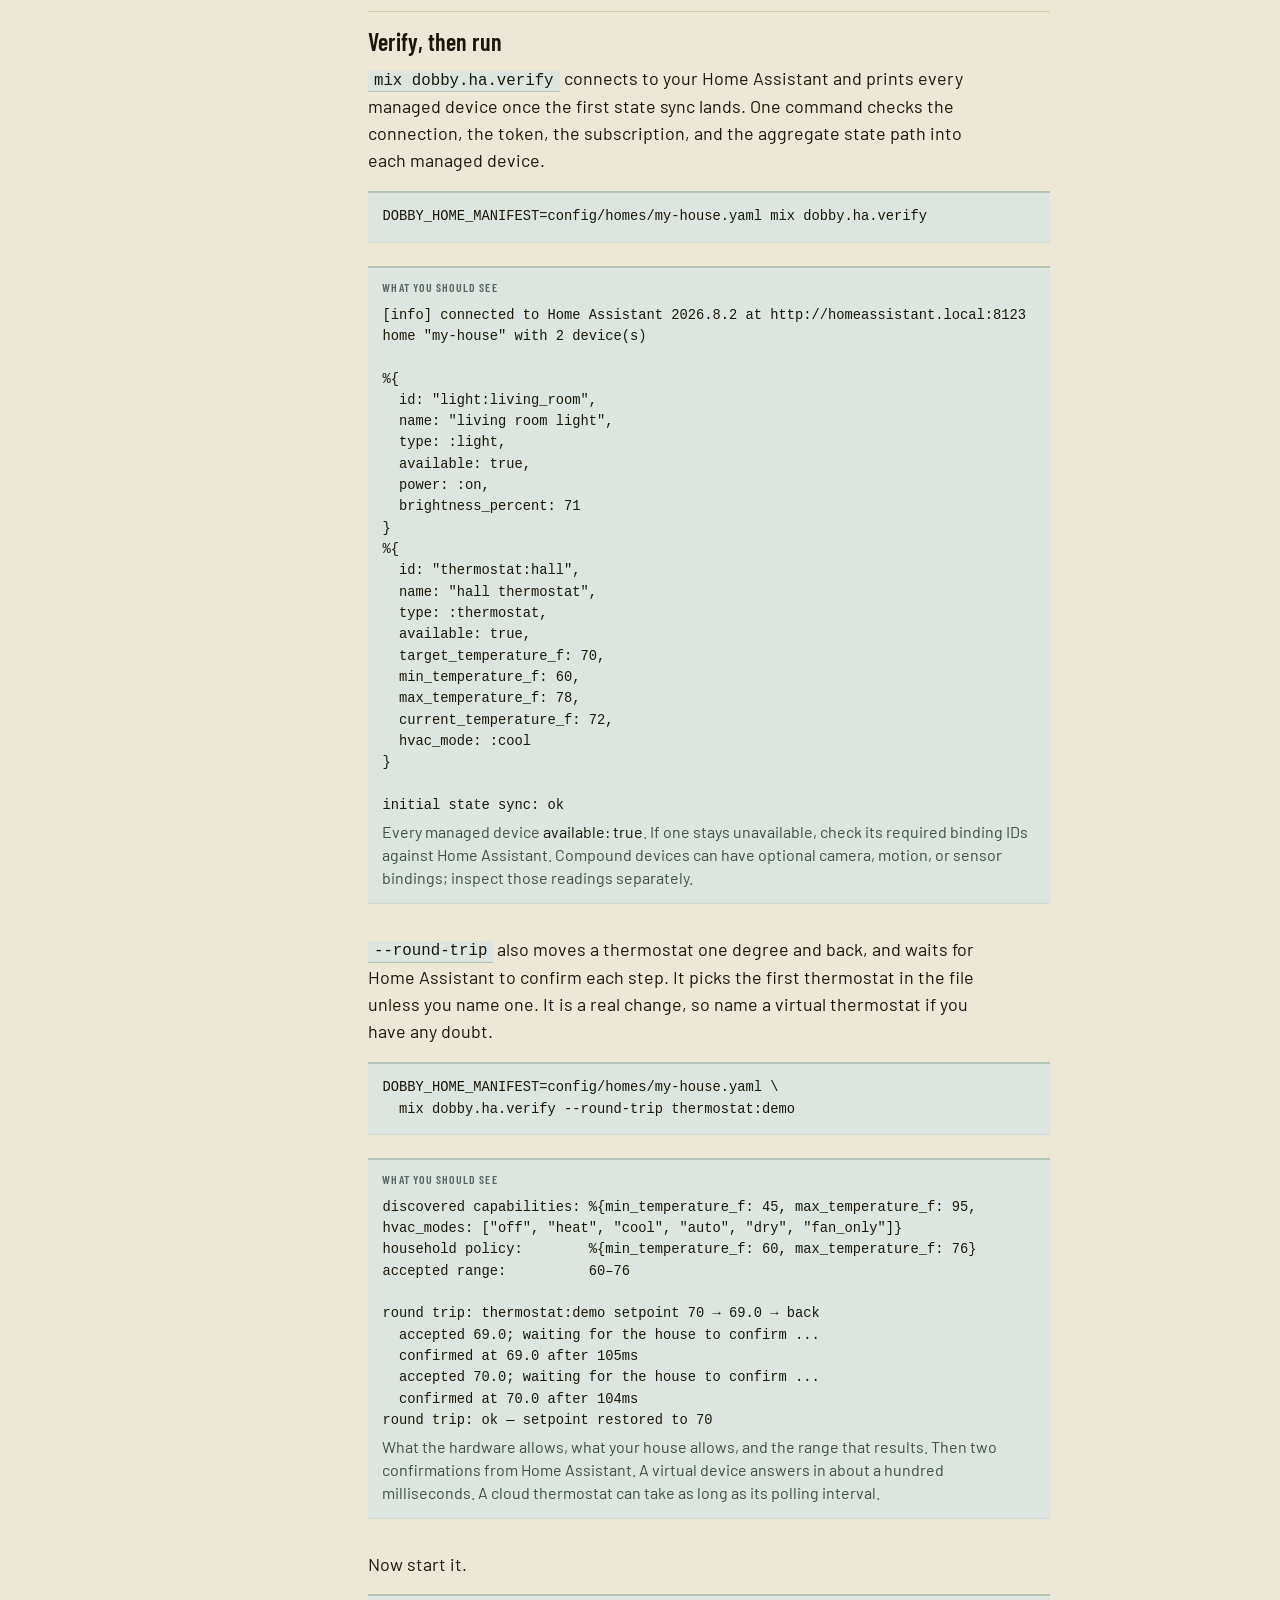
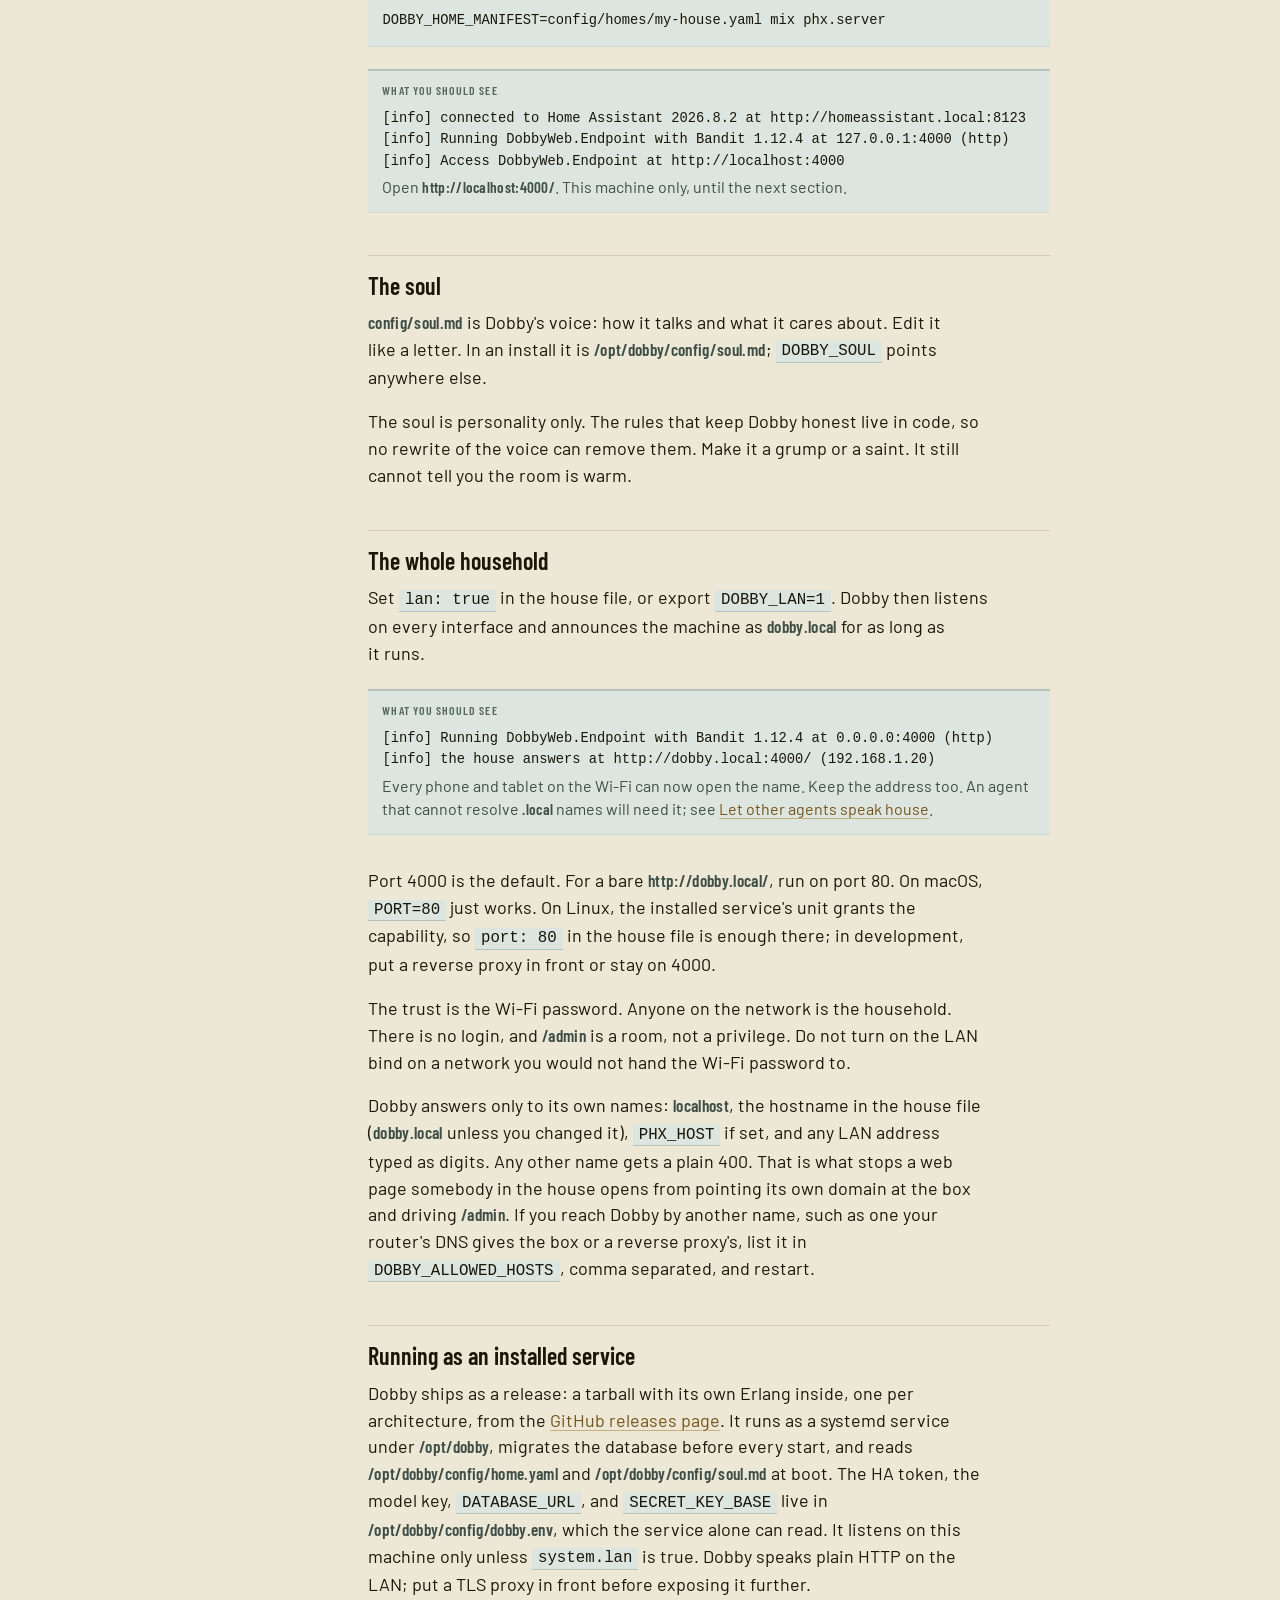
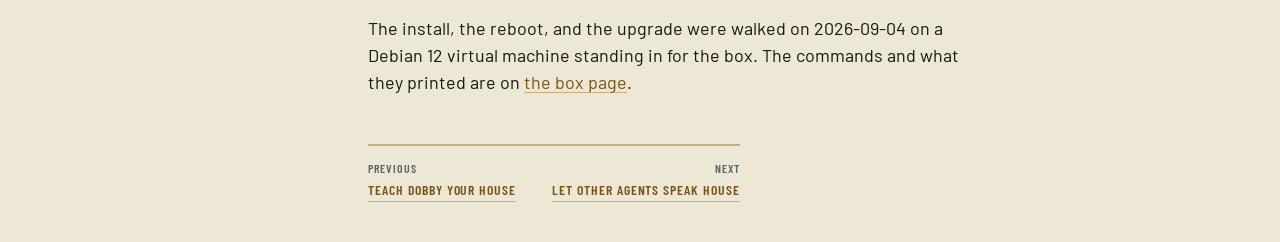
<file: docs/running.html>
<!doctype html>
<html lang="en">
<head>
<meta charset="utf-8">
<meta name="viewport" content="width=device-width, initial-scale=1">
<title>Bring Dobby home · Dobby</title>
<meta name="description" content="Make Dobby work on one computer, verify every Home Assistant device, then give the household one address.">
<link rel="icon" href="favicon.svg" type="image/svg+xml">
<link rel="stylesheet" href="dobby.css">
</head>
<body>
<!-- DIRECTION: see index.html · seed 8ac72cfd · The Ledger of Proofs -->
<header class="plate">
  <div class="band">
    <span><a href="index.html">Dobby</a><span class="dot">·</span>Guide</span>
    <a class="who" href="https://github.com/mhyrr/dobby">github.com/mhyrr/dobby</a>
  </div>
</header>

<nav class="rail band" aria-label="Chapters">
  <a href="index.html">Start</a>
  <a href="living.html">Living</a>
  <a href="how-it-works.html">How it works</a>
  <a href="growing.html">Teach the house</a>
  <a href="running.html" aria-current="page">Bring it home</a>
  <a href="agents.html">Agents</a>
  <a href="house.html">House file</a>
  <a href="box.html">The box</a>
  <a href="developing.html">Developing</a>
</nav>

<main class="page">
  <aside class="onpage" aria-label="On this page">
    <p class="label">On this page</p>
  </aside>

  <article>
    <h1>Bring Dobby home</h1>
    <p class="lede">First make Dobby work on one computer. Then give everyone in the house the same one.</p>

    <p>You are done with this chapter when:</p>
    <ul>
      <li>Dobby can connect to Home Assistant and subscribe to state changes;</li>
      <li>every managed device answers with its real capabilities and current state;</li>
      <li>Dobby speaks in the voice you gave it;</li>
      <li>every phone and shared screen on the household network can open <span class="arg">dobby.local</span>.</li>
    </ul>

    <h2 id="prepare">Prepare one computer</h2>
    <p>You need:</p>
    <ul>
      <li><strong>A reachable Home Assistant</strong> and one long-lived access token. In Home Assistant: your profile → <span class="arg">Security</span> → <span class="arg">Long-lived access tokens</span>. Home Assistant shows the token once.</li>
      <li><strong>Elixir 1.18 or later and PostgreSQL.</strong> <code>mix setup</code> installs the project dependencies.</li>
      <li><strong>An <a href="https://openrouter.ai/">OpenRouter</a> account.</strong> Dobby has no model of its own and speaks to one provider: every model it can answer with is served through OpenRouter, so the account is a requirement and not one choice among several. Sign up, add a few dollars of credit, and create a key under <a href="https://openrouter.ai/settings/keys">Settings → Keys</a>. The default model is GPT-5.6 Luna; <code>system.model</code> selects another OpenRouter model without changing credentials. A household request costs well under a cent on either model that has been walked.</li>
      <li><strong>mDNS for the household address.</strong> macOS includes it. On Linux, install Avahi with <code>avahi-daemon</code> and <code>avahi-utils</code>.</li>
    </ul>

<pre><code>git clone https://github.com/mhyrr/dobby.git &amp;&amp; cd dobby
mix setup
cp config/homes/example.yaml config/homes/my-house.yaml
<span class="c"># edit my-house.yaml: your house name, timezone, and managed devices</span></code></pre>

    <p>The example explains each field. <a href="house.html">The house, written down</a> is the complete reference.</p>

    <h2 id="environment">Give Dobby its credentials</h2>
    <p>The house file refers to its credentials by name. Three variables cover a house:</p>
<pre><code>export DOBBY_HA_URL=http://homeassistant.local:8123
export DOBBY_HA_TOKEN=...
export OPENROUTER_API_KEY=...</code></pre>
    <p>In development, copy <span class="arg">.env.example</span> to <span class="arg">.env</span> and fill it in. Variables exported in the shell still win. <code>mix test</code> ignores all of them: the tests run against a fake Home Assistant, always.</p>

    <h2 id="verify">Verify, then run</h2>
    <p><code>mix dobby.ha.verify</code> connects to your Home Assistant and prints every managed device once the first state sync lands. One command checks the connection, the token, the subscription, and the aggregate state path into each managed device.</p>
<pre><code>DOBBY_HOME_MANIFEST=config/homes/my-house.yaml mix dobby.ha.verify</code></pre>

    <div class="proof">
      <p class="label">What you should see</p>
      <p class="line">[info] connected to Home Assistant 2026.8.2 at http://homeassistant.local:8123
home "my-house" with 2 device(s)

%{
  id: "light:living_room",
  name: "living room light",
  type: :light,
  available: true,
  power: :on,
  brightness_percent: 71
}
%{
  id: "thermostat:hall",
  name: "hall thermostat",
  type: :thermostat,
  available: true,
  target_temperature_f: 70,
  min_temperature_f: 60,
  max_temperature_f: 78,
  current_temperature_f: 72,
  hvac_mode: :cool
}

initial state sync: ok</p>
      <p class="said">Every managed device <b>available: true</b>. If one stays unavailable, check its required binding IDs against Home Assistant. Compound devices can have optional camera, motion, or sensor bindings; inspect those readings separately.</p>
    </div>

    <p><code>--round-trip</code> also moves a thermostat one degree and back, and waits for Home Assistant to confirm each step. It picks the first thermostat in the file unless you name one. It is a real change, so name a virtual thermostat if you have any doubt.</p>
<pre><code>DOBBY_HOME_MANIFEST=config/homes/my-house.yaml \
  mix dobby.ha.verify --round-trip thermostat:demo</code></pre>

    <div class="proof">
      <p class="label">What you should see</p>
      <p class="line">discovered capabilities: %{min_temperature_f: 45, max_temperature_f: 95, hvac_modes: ["off", "heat", "cool", "auto", "dry", "fan_only"]}
household policy:        %{min_temperature_f: 60, max_temperature_f: 76}
accepted range:          60–76

round trip: thermostat:demo setpoint 70 → 69.0 → back
  accepted 69.0; waiting for the house to confirm ...
  confirmed at 69.0 after 105ms
  accepted 70.0; waiting for the house to confirm ...
  confirmed at 70.0 after 104ms
round trip: ok — setpoint restored to 70</p>
      <p class="said">What the hardware allows, what your house allows, and the range that results. Then two confirmations from Home Assistant. A virtual device answers in about a hundred milliseconds. A cloud thermostat can take as long as its polling interval.</p>
    </div>

    <p>Now start it.</p>
<pre><code>DOBBY_HOME_MANIFEST=config/homes/my-house.yaml mix phx.server</code></pre>

    <div class="proof">
      <p class="label">What you should see</p>
      <p class="line">[info] connected to Home Assistant 2026.8.2 at http://homeassistant.local:8123
[info] Running DobbyWeb.Endpoint with Bandit 1.12.4 at 127.0.0.1:4000 (http)
[info] Access DobbyWeb.Endpoint at http://localhost:4000</p>
      <p class="said">Open <span class="arg">http://localhost:4000/</span>. This machine only, until the next section.</p>
    </div>

    <h2 id="soul">The soul</h2>
    <p><span class="arg">config/soul.md</span> is Dobby's voice: how it talks and what it cares about. Edit it like a letter. In an install it is <span class="arg">/opt/dobby/config/soul.md</span>; <code>DOBBY_SOUL</code> points anywhere else.</p>
    <p>The soul is personality only. The rules that keep Dobby honest live in code, so no rewrite of the voice can remove them. Make it a grump or a saint. It still cannot tell you the room is warm.</p>

    <h2 id="household">The whole household</h2>
    <p>Set <code>lan: true</code> in the house file, or export <code>DOBBY_LAN=1</code>. Dobby then listens on every interface and announces the machine as <span class="arg">dobby.local</span> for as long as it runs.</p>

    <div class="proof">
      <p class="label">What you should see</p>
      <p class="line">[info] Running DobbyWeb.Endpoint with Bandit 1.12.4 at 0.0.0.0:4000 (http)
[info] the house answers at http://dobby.local:4000/ (192.168.1.20)</p>
      <p class="said">Every phone and tablet on the Wi-Fi can now open the name. Keep the address too. An agent that cannot resolve <span class="arg">.local</span> names will need it; see <a href="agents.html#connect">Let other agents speak house</a>.</p>
    </div>

    <p>Port 4000 is the default. For a bare <span class="arg">http://dobby.local/</span>, run on port 80. On macOS, <code>PORT=80</code> just works. On Linux, the installed service's unit grants the capability, so <code>port: 80</code> in the house file is enough there; in development, put a reverse proxy in front or stay on 4000.</p>
    <p>The trust is the Wi-Fi password. Anyone on the network is the household. There is no login, and <span class="arg">/admin</span> is a room, not a privilege. Do not turn on the LAN bind on a network you would not hand the Wi-Fi password to.</p>
    <p>Dobby answers only to its own names: <span class="arg">localhost</span>, the hostname in the house file (<span class="arg">dobby.local</span> unless you changed it), <code>PHX_HOST</code> if set, and any LAN address typed as digits. Any other name gets a plain 400. That is what stops a web page somebody in the house opens from pointing its own domain at the box and driving <span class="arg">/admin</span>. If you reach Dobby by another name, such as one your router's DNS gives the box or a reverse proxy's, list it in <code>DOBBY_ALLOWED_HOSTS</code>, comma separated, and restart.</p>

    <h2 id="service">Running as an installed service</h2>
    <p>Dobby ships as a release: a tarball with its own Erlang inside, one per architecture, from the <a href="https://github.com/mhyrr/dobby/releases">GitHub releases page</a>. It runs as a systemd service under <span class="arg">/opt/dobby</span>, migrates the database before every start, and reads <span class="arg">/opt/dobby/config/home.yaml</span> and <span class="arg">/opt/dobby/config/soul.md</span> at boot. The HA token, the model key, <code>DATABASE_URL</code>, and <code>SECRET_KEY_BASE</code> live in <span class="arg">/opt/dobby/config/dobby.env</span>, which the service alone can read. It listens on this machine only unless <code>system.lan</code> is true. Dobby speaks plain HTTP on the LAN; put a TLS proxy in front before exposing it further.</p>
    <p>The install, the reboot, and the upgrade were walked on 2026-09-04 on a Debian 12 virtual machine standing in for the box. The commands and what they printed are on <a href="box.html#install">the box page</a>.</p>

    <nav class="foot" aria-label="Neighbouring chapters">
      <a class="prev" href="growing.html"><small>Previous</small>Teach Dobby your house</a>
      <a class="next" href="agents.html"><small>Next</small>Let other agents speak house</a>
    </nav>
  </article>
</main>
<script src="dobby.js"></script>
</body>
</html>
</file>
<file: docs/dobby.css>
/* The guide's one stylesheet.

   The same instrument as the board, read rather than operated. Dark is the
   board's night face, straight from DESIGN.md. Light is the printed manual:
   cream enamel, bronze-black ink, the same brass and the same five state
   hues at a lightness that reads on paper. Neither is a default; the page
   follows the room it is read in. */

@font-face {
  font-family: "Barlow";
  src: url("fonts/Barlow-Regular.ttf") format("truetype");
  font-weight: 400;
  font-style: normal;
  font-display: swap;
}
@font-face {
  font-family: "Barlow Condensed";
  src: url("fonts/BarlowCondensed-Regular.ttf") format("truetype");
  font-weight: 400;
  font-style: normal;
  font-display: swap;
}
@font-face {
  font-family: "Barlow Condensed";
  src: url("fonts/BarlowCondensed-SemiBold.ttf") format("truetype");
  font-weight: 600;
  font-style: normal;
  font-display: swap;
}

:root {
  /* The printed manual. */
  --board: #ede7d6;
  --board-raised: #e4ddc9;
  --rail: rgba(228, 221, 201, 0.88);
  --lit: #f5f0e4;
  --patina: rgba(214, 222, 216, 0.9);
  --flap: #dce5df;
  --flap-edge: #b4c2ba;
  --brass: #765418;
  --brass-dim: #c4ad7e;
  --brass-lit: #8b6827;
  --ink: #1a1708;
  --ink-quiet: #3e4e47;
  --ink-faint: #56655f;
  --rule: #d5ccb4;
  --st-set: #8a5a0a;
  --st-acting: #386f2c;
  --st-refused: #a33726;
  --st-silent: #566560;
  --st-expected: var(--ink);
  --seam: rgba(0, 0, 0, 0.05);
  --selection: rgba(139, 104, 39, 0.22);

  --sans: "Barlow", ui-sans-serif, system-ui, -apple-system, sans-serif;
  --cond: "Barlow Condensed", "Avenir Next Condensed", ui-sans-serif, system-ui, sans-serif;
  --mono: ui-monospace, "SF Mono", Menlo, Consolas, monospace;

  --edge: 0.9rem;
  --pitch: 34rem;
  --gutter: 8.6rem;
  --span: 42.6rem;
  --measure: 62ch;
  --wide: var(--span);

  color-scheme: light dark;
}

@media (prefers-color-scheme: dark) {
  :root {
    /* The board at night, as DESIGN.md records it. */
    --board: #17140a;
    --board-raised: #1e1b0f;
    --rail: rgba(30, 27, 15, 0.88);
    --lit: #241f12;
    --patina: rgba(11, 23, 19, 0.92);
    --flap: #16241e;
    --flap-edge: #08110e;
    --brass: #b08a46;
    --brass-dim: #6e5a31;
    --brass-lit: #c9a568;
    --ink: #e8e2d2;
    --ink-quiet: #9aaba1;
    --ink-faint: #8a9c92;
    --rule: #2e2a1a;
    --st-set: #e0a33c;
    --st-acting: #7bb86a;
    --st-refused: #d2604a;
    --st-silent: #7c8b85;
    --st-expected: var(--ink);
    --seam: rgba(255, 255, 255, 0.045);
    --selection: rgba(176, 138, 70, 0.3);
  }
}

/* -- ground ------------------------------------------------------------- */

*,
*::before,
*::after {
  box-sizing: border-box;
}

html {
  background: var(--board);
  scroll-padding-top: 5.5rem;
}

body {
  margin: 0;
  min-height: 100dvh;
  font-family: var(--sans);
  font-size: 1rem;
  line-height: 1.45;
  color: var(--ink);
  background:
    radial-gradient(120% 60% at 50% -10%, var(--lit) 0%, transparent 60%),
    linear-gradient(to bottom, transparent 70%, var(--patina) 100%),
    var(--board);
  background-attachment: fixed;
  -webkit-font-smoothing: antialiased;
}

::selection {
  background: var(--selection);
  color: var(--ink);
}

:focus-visible {
  outline: 2px solid var(--st-set);
  outline-offset: 2px;
}

::-webkit-scrollbar {
  width: 10px;
  height: 10px;
}
::-webkit-scrollbar-track {
  background: transparent;
}
::-webkit-scrollbar-thumb {
  background: var(--brass-dim);
}
* {
  scrollbar-color: var(--brass-dim) transparent;
  scrollbar-width: thin;
}

/* Every block sits on the span and centres past it — one expression, the
   board's own. Once the page has its gutter column the two sit side by side,
   so what centres is the gutter plus the span, and the reading column keeps
   the whole span for itself. */
.band,
.page {
  padding-left: max(var(--edge), calc((100% - var(--wide)) / 2));
  padding-right: max(var(--edge), calc((100% - var(--wide)) / 2));
}

/* -- the plate ---------------------------------------------------------- */

.plate {
  position: sticky;
  top: 0;
  z-index: 2;
  background: var(--rail);
  backdrop-filter: blur(6px);
  -webkit-backdrop-filter: blur(6px);
  border-bottom: 2px solid var(--brass-dim);
}

.plate .band {
  display: flex;
  align-items: baseline;
  justify-content: space-between;
  gap: 0.5rem 1.05rem;
  padding-top: 0.7rem;
  padding-bottom: 0.45rem;
  font-family: var(--cond);
  font-size: 0.86rem;
  font-weight: 600;
  letter-spacing: 0.16em;
  text-transform: uppercase;
  color: var(--brass);
}

.plate a {
  color: inherit;
  text-decoration: none;
}

.plate .dot {
  color: var(--brass-dim);
  margin: 0 0.35em;
}

.plate .who {
  color: var(--ink-faint);
  letter-spacing: 0.07em;
  font-size: 0.74rem;
  white-space: nowrap;
}

/* -- the rail ----------------------------------------------------------- */

.rail {
  display: flex;
  flex-wrap: wrap;
  gap: 0.3rem 1.05rem;
  padding-top: 0.7rem;
  padding-bottom: 0.45rem;
  border-bottom: 1px solid var(--rule);
  font-family: var(--cond);
  font-size: 0.86rem;
  font-weight: 600;
  letter-spacing: 0.16em;
  text-transform: uppercase;
}

.rail a {
  color: var(--ink-faint);
  text-decoration: none;
  padding: 0.1rem 0;
  border-bottom: 2px solid transparent;
  transition: color 160ms ease-out;
}

.rail a:hover {
  color: var(--ink);
}

.rail a[aria-current="page"] {
  color: var(--brass);
  border-bottom-color: var(--brass);
}

/* A phone's rail: the same nine names at the same size, tracked a little
   tighter and set closer, so they fit in two rows rather than three. */
@media (max-width: 600px) {
  .rail {
    gap: 0.25rem 0.75rem;
    letter-spacing: 0.1em;
  }
}

/* -- the page ----------------------------------------------------------- */

.page {
  padding-top: 2.2rem;
  padding-bottom: 4rem;
}

@media (min-width: 900px) {
  :root {
    --wide: calc(var(--span) + var(--gutter));
  }
  .page {
    display: grid;
    grid-template-columns: var(--gutter) minmax(0, 1fr);
    column-gap: 0;
  }
  .page > .onpage {
    grid-column: 1;
  }
  .page > article {
    grid-column: 2;
  }
}

/* Prose sits at the measure; code and the proofs may take the span, the
   way the feed is the one thing on the board wider than a row. */
article {
  max-width: var(--span);
}

article > p,
article > ul,
article > ol:not(.sheet),
article > h1,
article > h2,
article > h3,
article > .lede,
article > .index-head {
  max-width: var(--measure);
}

/* Chapter title: the condensed face at reading scale. Sentence case — a
   title is the guide naming a chapter, not the board shouting a state. */
h1 {
  margin: 0 0 0.35rem;
  font-family: var(--cond);
  font-size: 2.4rem;
  font-weight: 600;
  line-height: 1.05;
  letter-spacing: -0.005em;
  color: var(--ink);
  text-wrap: balance;
}

.lede {
  margin: 0 0 2.2rem;
  font-size: 1.12rem;
  line-height: 1.4;
  color: var(--ink-quiet);
  max-width: 56ch;
  text-wrap: pretty;
}

h2 {
  margin: 2.6rem 0 0.6rem;
  padding-top: 1rem;
  border-top: 1px solid var(--rule);
  font-family: var(--cond);
  font-size: 1.5rem;
  font-weight: 600;
  line-height: 1.15;
  color: var(--ink);
  text-wrap: balance;
}

h3 {
  margin: 1.7rem 0 0.4rem;
  font-family: var(--cond);
  font-size: 1.12rem;
  font-weight: 600;
  line-height: 1.2;
  letter-spacing: 0.02em;
  color: var(--ink);
}

p,
ul,
ol {
  margin: 0 0 1.05rem;
  font-size: 1.12rem;
  line-height: 1.5;
  text-wrap: pretty;
}

ul,
ol {
  padding-left: 1.3rem;
}

li {
  margin-bottom: 0.4rem;
}

li::marker {
  color: var(--brass);
}

/* Emphasis is weight and face, never a slant: nothing in this world is
   italic. It borrows the condensed face because the guide ships exactly the
   three faces the board vendors (Barlow 400, Barlow Condensed 400 and 600)
   and DESIGN.md calls a fourth weight a design decision, not a CSS change. */
strong,
em {
  font-style: normal;
  font-weight: 600;
  font-family: var(--cond);
  font-size: 1.05em;
  letter-spacing: 0.01em;
}

a {
  color: var(--brass);
  text-decoration: underline;
  text-decoration-color: var(--brass-dim);
  text-decoration-thickness: 1px;
  text-underline-offset: 0.18em;
}

a:hover {
  color: var(--brass-lit);
  text-decoration-color: var(--brass);
}

hr {
  border: 0;
  border-top: 1px solid var(--rule);
  margin: 2rem 0;
}

/* An identifier is a thing you go and open — lower case, condensed, never
   shouted. The Identifier Rule, carried off the board. */
code {
  font-family: var(--mono);
  font-size: 0.88em;
  color: var(--ink);
  background: var(--flap);
  padding: 0.08em 0.38em;
  border-bottom: 1px solid var(--flap-edge);
}

.arg {
  font-family: var(--cond);
  font-size: 0.95em;
  font-weight: 600;
  letter-spacing: 0.02em;
  color: var(--ink-quiet);
  text-transform: none;
}

/* Code set on enamel: a card with the fold across its top. */
pre {
  position: relative;
  margin: 1.05rem 0 1.4rem;
  padding: 0.85rem 0.9rem 0.9rem;
  background: var(--flap);
  border-top: 2px solid var(--flap-edge);
  border-bottom: 1px solid var(--seam);
  color: var(--ink);
  font-family: var(--mono);
  font-size: 0.86rem;
  line-height: 1.55;
  overflow-x: auto;
  tab-size: 2;
}

pre code {
  background: none;
  border: 0;
  padding: 0;
  font-size: inherit;
  color: inherit;
}

pre .c {
  color: var(--ink-faint);
}
pre .k {
  color: var(--brass);
}
pre .s {
  color: var(--st-set);
}

/* The whole request path, small enough to hold in one look. It is a diagram,
   not a code sample, so it does not get the copy affordance that JS adds to
   every pre. */
.architecture {
  max-width: var(--measure);
  margin: 1.35rem 0 1.6rem;
  padding: 0.8rem 1rem;
  list-style: none;
  background: var(--flap);
  border-top: 2px solid var(--flap-edge);
  border-bottom: 1px solid var(--seam);
  text-align: center;
}

.architecture li {
  margin: 0;
  font-family: var(--cond);
  font-size: 0.92rem;
  font-weight: 600;
  line-height: 1.25;
  letter-spacing: 0.08em;
  text-transform: uppercase;
  color: var(--ink);
}

.architecture li + li::before {
  content: "\2193";
  display: block;
  margin: 0.08rem 0;
  color: var(--brass);
  font-family: var(--body);
  font-size: 0.85rem;
  font-weight: 400;
  line-height: 1;
}

.copy {
  position: absolute;
  top: 0.45rem;
  right: 0.6rem;
  appearance: none;
  background: transparent;
  border: 0;
  border-bottom: 1px solid var(--brass-dim);
  padding: 0.1rem 0;
  color: var(--brass);
  font-family: var(--cond);
  font-size: 0.74rem;
  font-weight: 600;
  letter-spacing: 0.07em;
  cursor: pointer;
  opacity: 0;
  transition: opacity 160ms ease-out;
}

pre:hover .copy,
pre:focus-within .copy,
.copy:focus-visible {
  opacity: 1;
}

.copy[data-done] {
  color: var(--st-acting);
  border-bottom-color: transparent;
}

@media (pointer: coarse) {
  .copy {
    opacity: 1;
  }
}

/* -- the proof ---------------------------------------------------------- */

/* The chapter's signature: what you should see, on the instrument's own
   face. The reading is a word on a flap or the literal line the terminal
   prints, and the card carries nothing that was not observed. */
.proof {
  margin: 1.4rem 0 2rem;
  padding: 0.7rem 0.9rem 0.85rem;
  background: var(--flap);
  border-top: 2px solid var(--flap-edge);
  border-bottom: 1px solid var(--seam);
  max-width: var(--span);
}

.proof > .label {
  margin: 0 0 0.5rem;
  font-family: var(--cond);
  font-size: 0.74rem;
  font-weight: 600;
  letter-spacing: 0.09em;
  text-transform: uppercase;
  color: var(--ink-faint);
}

.proof .row {
  display: grid;
  grid-template-columns: 1fr auto 9.5rem;
  align-items: center;
  gap: 0.5rem;
  padding: 0.28rem 0;
  border-top: 1px solid var(--seam);
}

.proof .row:first-of-type {
  border-top: 0;
}

.proof .name {
  font-family: var(--cond);
  font-size: 0.86rem;
  font-weight: 600;
  letter-spacing: 0.07em;
  text-transform: uppercase;
  color: var(--ink-quiet);
  min-width: 0;
  overflow: hidden;
  text-overflow: ellipsis;
  white-space: nowrap;
}

.proof .val {
  font-family: var(--cond);
  font-size: 1.05rem;
  font-weight: 600;
  font-variant-numeric: tabular-nums;
  color: var(--ink);
  white-space: nowrap;
}

.proof .st {
  justify-self: end;
}

.proof .line {
  margin: 0;
  font-family: var(--mono);
  font-size: 0.86rem;
  line-height: 1.55;
  color: var(--ink);
  white-space: pre-wrap;
  word-break: break-word;
}

.proof .line .c {
  color: var(--ink-faint);
}

.proof .said {
  margin: 0.2rem 0 0;
  font-size: 1rem;
  line-height: 1.45;
  color: var(--ink-quiet);
}

.proof .said b {
  font-weight: 400;
  color: var(--ink);
}

.proof .why {
  margin: 0.35rem 0 0;
  font-family: var(--cond);
  font-size: 0.74rem;
  font-weight: 600;
  letter-spacing: 0.05em;
  color: var(--st-refused);
}

@media (max-width: 600px) {
  .proof .row {
    grid-template-columns: 1fr auto 6rem;
  }
}

/* The flap: a word somebody set, and the only place a state colour lives. */
.flap {
  display: inline-block;
  height: 1.55rem;
  padding: 0.16rem 0.5rem 0.18rem;
  font-family: var(--cond);
  font-size: 0.94rem;
  font-weight: 600;
  line-height: 1.2;
  letter-spacing: 0.06em;
  text-transform: uppercase;
  color: var(--ink);
  background: var(--board);
  position: relative;
  white-space: nowrap;
  transform-origin: 50% 0;
}

.flap::after {
  content: "";
  position: absolute;
  left: 0;
  right: 0;
  top: 50%;
  height: 1px;
  background: var(--flap-edge);
  opacity: 0.9;
}

.flap[data-st="set"] {
  color: var(--st-set);
}
.flap[data-st="acting"] {
  color: var(--st-acting);
}
.flap[data-st="refused"] {
  color: var(--st-refused);
}
.flap[data-st="silent"] {
  color: var(--st-silent);
}
.flap[data-st="expected"] {
  color: var(--st-expected);
}

/* The one authored moment: a proof's flap settles into place the first time
   the card comes into view, the way a split-flap lands on its word. */
@media (prefers-reduced-motion: no-preference) {
  .proof[data-landed] .flap {
    animation: land 420ms cubic-bezier(0.16, 1, 0.3, 1) forwards;
  }
  @keyframes land {
    0% {
      transform: rotateX(-90deg);
      opacity: 0;
    }
    60% {
      transform: rotateX(8deg);
      opacity: 1;
    }
    100% {
      transform: rotateX(0);
      opacity: 1;
    }
  }
}

/* -- the thread, quoted ------------------------------------------------- */

/* A transcript is the house's own record: who said it, what was said, and
   the system lines in the record voice. */
.thread {
  margin: 1.05rem 0 1.6rem;
  padding: 0;
  list-style: none;
  border-top: 1px solid var(--rule);
}

.thread li {
  margin: 0;
  padding: 0.6rem 0;
  border-bottom: 1px solid var(--rule);
  display: grid;
  grid-template-columns: 7.5rem minmax(0, 1fr);
  gap: 0.2rem 0.8rem;
}

.thread .who {
  font-family: var(--cond);
  font-size: 0.74rem;
  font-weight: 600;
  letter-spacing: 0.07em;
  text-transform: uppercase;
  color: var(--brass);
  padding-top: 0.3rem;
}

.thread .say {
  font-size: 1.12rem;
  line-height: 1.35;
  color: var(--ink);
  margin: 0;
}

/* The record voice under what was said: condensed, quiet, and never
   shouted — a tool's name is an identifier, and identifiers are lower case. */
.thread .sys {
  grid-column: 2;
  font-family: var(--cond);
  font-size: 0.86rem;
  font-weight: 600;
  letter-spacing: 0.02em;
  line-height: 1.3;
  color: var(--ink-quiet);
  margin: 0.2rem 0 0;
}

.thread .sys .arg {
  text-transform: none;
  color: var(--ink-quiet);
}

@media (max-width: 600px) {
  .thread li {
    grid-template-columns: 1fr;
  }
  .thread .sys {
    grid-column: 1;
  }
}

/* -- the note ----------------------------------------------------------- */

/* A line in the record voice, for what has and has not been walked. */
.note {
  margin: 1.05rem 0;
  padding: 0.55rem 0 0.55rem 0.9rem;
  border-left: 1px solid var(--brass-dim);
  font-size: 1rem;
  line-height: 1.45;
  color: var(--ink-quiet);
  max-width: 56ch;
}

.note .label {
  display: block;
  margin-bottom: 0.15rem;
  font-family: var(--cond);
  font-size: 0.74rem;
  font-weight: 600;
  letter-spacing: 0.09em;
  text-transform: uppercase;
  color: var(--ink-faint);
}

.note.unwalked .label {
  color: var(--st-refused);
}

/* -- tables ------------------------------------------------------------- */

.table-wrap {
  overflow-x: auto;
  margin: 1.05rem 0 1.4rem;
}

table {
  border-collapse: collapse;
  width: 100%;
  font-size: 1rem;
  line-height: 1.4;
}

th,
td {
  text-align: left;
  vertical-align: top;
  padding: 0.45rem 0.8rem 0.45rem 0;
  border-bottom: 1px solid var(--rule);
}

th {
  font-family: var(--cond);
  font-size: 0.74rem;
  font-weight: 600;
  letter-spacing: 0.09em;
  text-transform: uppercase;
  color: var(--ink-faint);
  border-bottom-color: var(--brass-dim);
}

td:first-child {
  white-space: nowrap;
}

/* -- the contents sheet (index) ----------------------------------------- */

.sheet {
  margin: 1.4rem 0 0;
  padding: 0;
  list-style: none;
  border-top: 1px solid var(--brass-dim);
  max-width: var(--pitch);
}

.sheet li {
  margin: 0;
  border-bottom: 1px solid var(--rule);
}

.sheet a {
  display: grid;
  grid-template-columns: 2.2rem minmax(0, 1fr);
  gap: 0.2rem 0.5rem;
  padding: 0.75rem 0 0.8rem;
  color: inherit;
  text-decoration: none;
  transition: background 160ms ease-out;
}

.sheet a:hover {
  background: var(--seam);
}

.sheet .n {
  font-family: var(--cond);
  font-size: 0.74rem;
  font-weight: 600;
  letter-spacing: 0.09em;
  color: var(--brass);
  padding-top: 0.25rem;
  font-variant-numeric: tabular-nums;
}

.sheet .t {
  font-family: var(--cond);
  font-size: 1.2rem;
  font-weight: 600;
  line-height: 1.15;
  color: var(--ink);
}

.sheet .d {
  grid-column: 2;
  font-size: 1rem;
  line-height: 1.4;
  color: var(--ink-quiet);
}

/* -- on this page ------------------------------------------------------- */

.onpage {
  display: none;
}

@media (min-width: 900px) {
  .onpage {
    display: block;
    position: sticky;
    top: 5.2rem;
    align-self: start;
    padding-right: 1rem;
    font-family: var(--cond);
    font-size: 0.74rem;
    font-weight: 600;
    letter-spacing: 0.07em;
    text-transform: uppercase;
    line-height: 1.35;
  }
  .onpage .label {
    color: var(--ink-faint);
    margin: 0.3rem 0 0.5rem;
    letter-spacing: 0.09em;
  }
  .onpage ol {
    list-style: none;
    margin: 0;
    padding: 0;
    font-size: inherit;
    line-height: inherit;
  }
  .onpage li {
    margin: 0 0 0.45rem;
  }
  .onpage a {
    color: var(--ink-faint);
    text-decoration: none;
    text-transform: none;
    letter-spacing: 0.02em;
    font-size: 0.86rem;
    transition: color 160ms ease-out;
  }
  .onpage a:hover {
    color: var(--ink);
  }
  .onpage a[aria-current="true"] {
    color: var(--brass);
  }
}

/* -- the foot ----------------------------------------------------------- */

.foot {
  margin-top: 3rem;
  padding-top: 0.9rem;
  border-top: 2px solid var(--brass-dim);
  display: flex;
  justify-content: space-between;
  gap: 1rem;
  max-width: var(--measure);
  font-family: var(--cond);
  font-size: 0.86rem;
  font-weight: 600;
  letter-spacing: 0.07em;
  text-transform: uppercase;
}

.foot a {
  color: var(--brass);
  text-decoration: none;
  border-bottom: 1px solid var(--brass-dim);
  padding-bottom: 0.1rem;
}

.foot a:hover {
  color: var(--brass-lit);
  border-bottom-color: var(--brass);
}

.foot .next {
  margin-left: auto;
  text-align: right;
}

.foot small {
  display: block;
  font-size: 0.74rem;
  letter-spacing: 0.09em;
  color: var(--ink-faint);
  margin-bottom: 0.15rem;
}

.colophon {
  margin: 2.6rem 0 0;
  font-family: var(--cond);
  font-size: 0.74rem;
  font-weight: 600;
  letter-spacing: 0.07em;
  text-transform: uppercase;
  color: var(--ink-faint);
}

.colophon a {
  color: var(--ink-faint);
  text-decoration-color: var(--rule);
}

/* -- the mark ----------------------------------------------------------- */

.mark {
  display: block;
  width: 44px;
  height: 44px;
  margin: 0 0 1rem;
}

.index-head {
  display: grid;
  grid-template-columns: auto minmax(0, 1fr);
  gap: 0 1.05rem;
  align-items: end;
  margin-bottom: 0.4rem;
}

.index-head h1 {
  margin-bottom: 0;
  font-size: 3rem;
}

@media (max-width: 600px) {
  .index-head {
    grid-template-columns: 1fr;
  }
  .index-head h1 {
    font-size: 2.4rem;
  }
  h1 {
    font-size: 2rem;
  }
}
</file>
